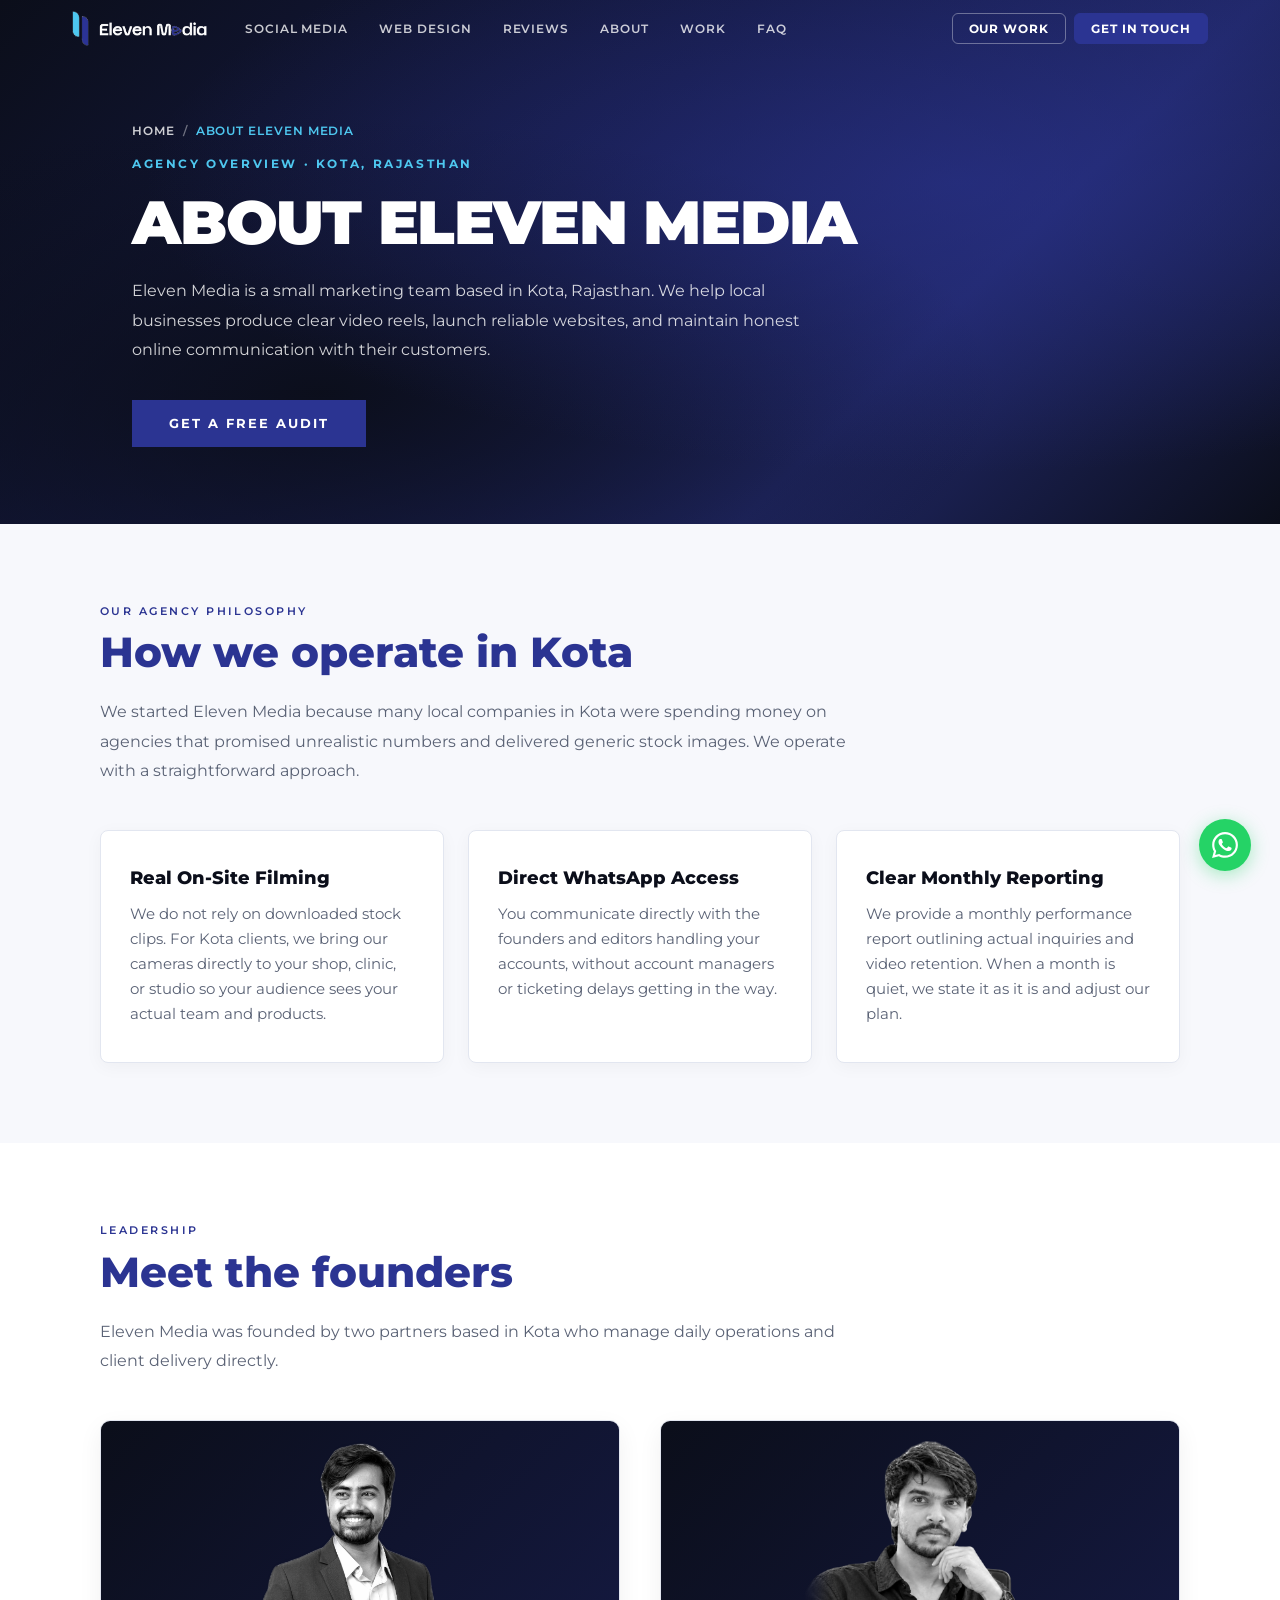
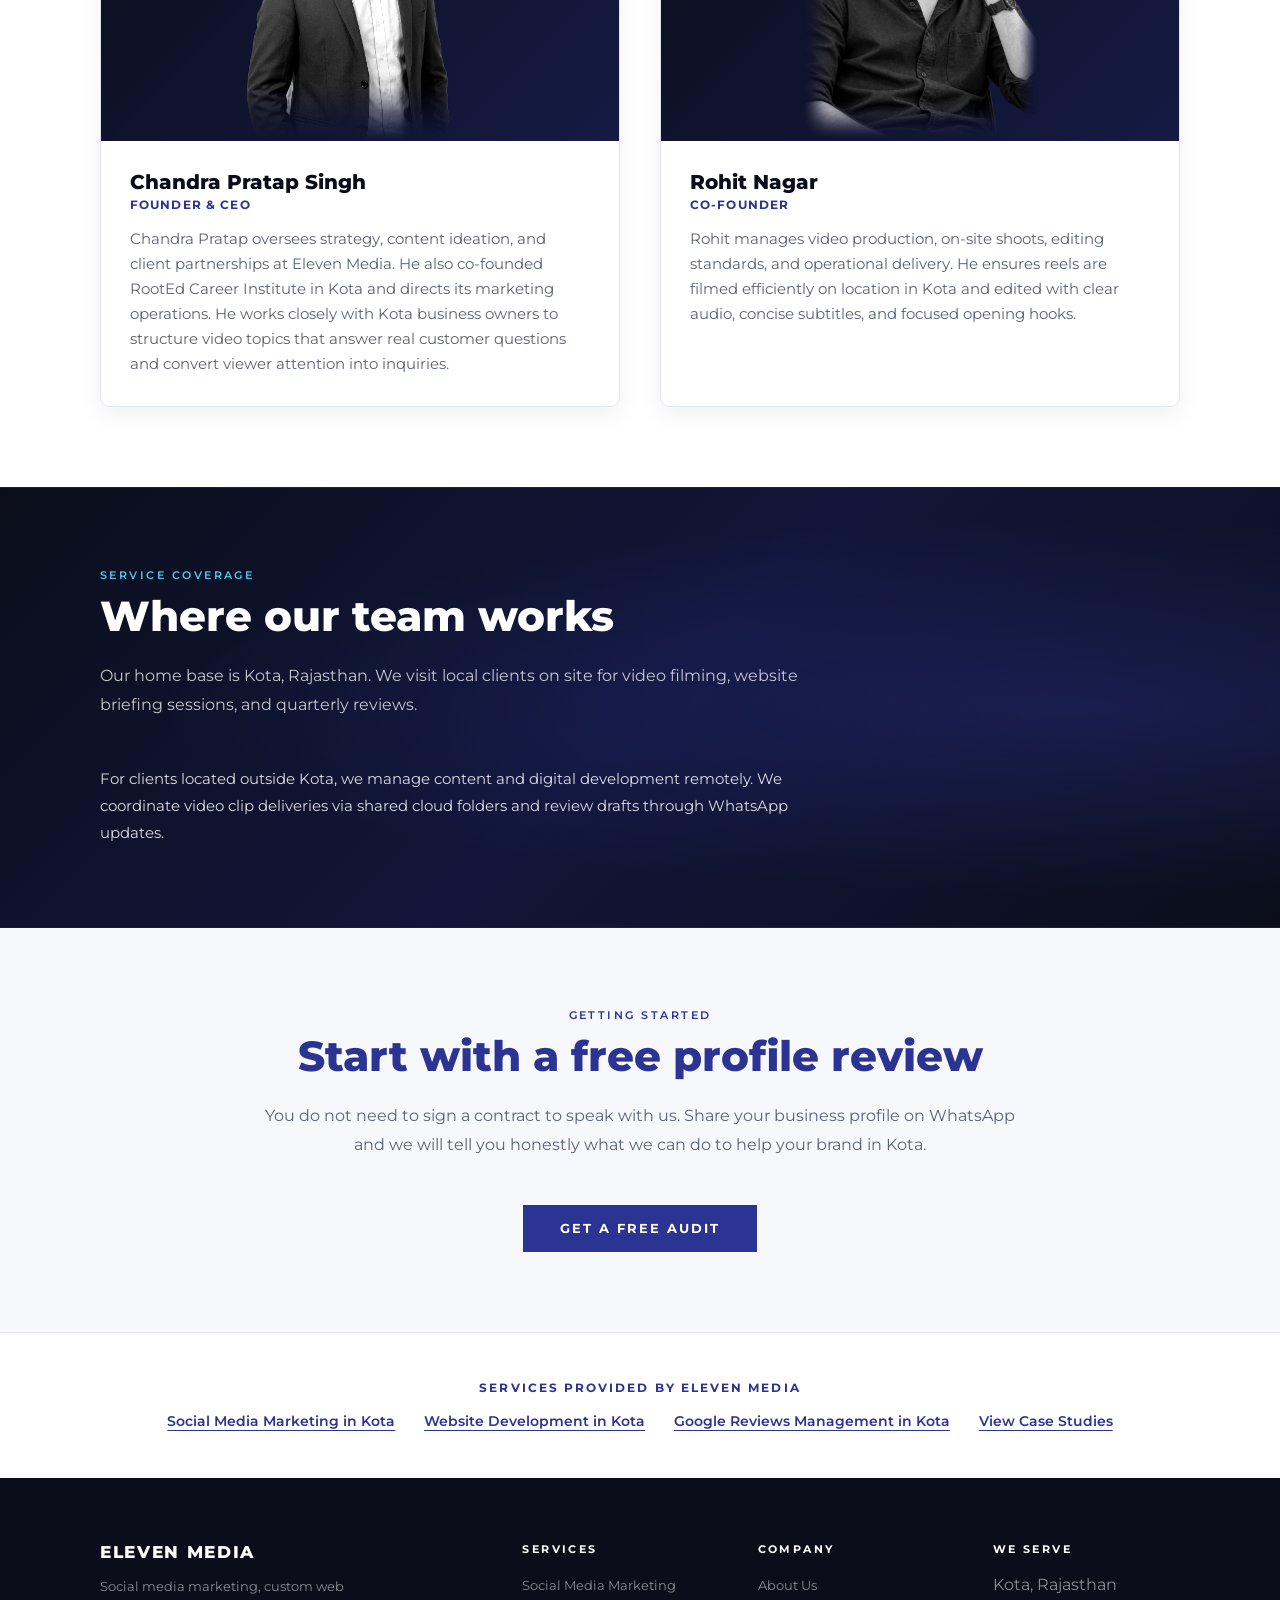
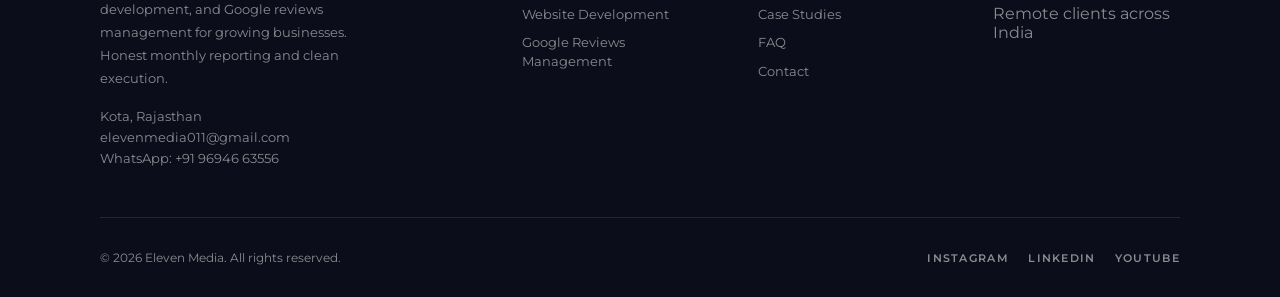
<file: about/index.html>
<!DOCTYPE html>
<html lang="en">

<head>
  <meta charset="UTF-8">
  <meta name="viewport" content="width=device-width, initial-scale=1.0">
  <title>About Eleven Media | Social Media Agency in Kota</title>
  <meta name="description"
    content="Eleven Media is a small Kota team that builds social content and websites and reports results honestly. Meet the founders.">
  <link rel="canonical" href="https://joinelevenmedia.com/about/">

  <!-- Open Graph / Facebook -->
  <meta property="og:type" content="website">
  <meta property="og:url" content="https://joinelevenmedia.com/about/">
  <meta property="og:title" content="About Eleven Media | Social Media Agency in Kota">
  <meta property="og:description"
    content="Eleven Media is a small Kota team that builds social content and websites and reports results honestly. Meet the founders.">
  <meta property="og:image" content="https://joinelevenmedia.com/assets/images/preview_screenshot.png">

  <!-- Twitter -->
  <meta name="twitter:card" content="summary_large_image">
  <meta name="twitter:url" content="https://joinelevenmedia.com/about/">
  <meta name="twitter:title" content="About Eleven Media | Social Media Agency in Kota">
  <meta name="twitter:description"
    content="Eleven Media is a small Kota team that builds social content and websites and reports results honestly. Meet the founders.">
  <meta name="twitter:image" content="https://joinelevenmedia.com/assets/images/preview_screenshot.png">

  <!-- Fonts & Stylesheet -->
  <link rel="preconnect" href="https://fonts.googleapis.com">
  <link rel="preconnect" href="https://fonts.gstatic.com" crossorigin>
  <link
    href="https://fonts.googleapis.com/css2?family=Montserrat:ital,wght@0,300;0,400;0,500;0,600;0,700;0,800;0,900;1,400&display=swap"
    rel="stylesheet">
  <link rel="stylesheet" href="../style.css">

  <!-- JSON-LD Structured Data -->
  <script type="application/ld+json">
  {
    "@context": "https://schema.org",
    "@graph": [
      {
        "@type": "ProfessionalService",
        "@id": "https://joinelevenmedia.com/#agency",
        "name": "Eleven Media",
        "url": "https://joinelevenmedia.com/",
        "logo": "https://joinelevenmedia.com/assets/images/logo.png",
        "image": "https://joinelevenmedia.com/assets/images/preview_screenshot.png",
        "email": "elevenmedia011@gmail.com",
        "telephone": "+919694663556",
        "areaServed": {
          "@type": "AdministrativeArea",
          "name": "Kota, Rajasthan"
        },
        "founder": [
          {
            "@type": "Person",
            "name": "Chandra Pratap Singh",
            "jobTitle": "Founder & CEO"
          },
          {
            "@type": "Person",
            "name": "Rohit Nagar",
            "jobTitle": "Co-Founder"
          }
        ],
        "sameAs": [
          "https://www.instagram.com/eleven.media11/"
        ]
      },
      {
        "@type": "BreadcrumbList",
        "@id": "https://joinelevenmedia.com/about/#breadcrumb",
        "itemListElement": [
          {
            "@type": "ListItem",
            "position": 1,
            "name": "Home",
            "item": "https://joinelevenmedia.com/"
          },
          {
            "@type": "ListItem",
            "position": 2,
            "name": "About Eleven Media",
            "item": "https://joinelevenmedia.com/about/"
          }
        ]
      }
    ]
  }
  </script>
</head>

<body>
  <!-- HEADER -->
  <header class="nav" id="siteHeader">
    <nav class="nav-inner">
      <a href="/" class="nav-logo" aria-label="Eleven Media Homepage">
        <img src="../assets/images/logo.png" alt="Eleven Media Logo" class="nav-logo-img" width="140" height="36" />
      </a>

      <!-- Desktop links -->
      <ul class="nav-links" role="list">
        <li><a href="/social-media-marketing-kota/" class="nav-ghost-link">Social Media</a></li>
        <li><a href="/website-development-kota/" class="nav-ghost-link">Web Design</a></li>
        <li><a href="/google-reviews-management-kota/" class="nav-ghost-link">Reviews</a></li>
        <li><a href="/about/" class="nav-ghost-link" aria-current="page">About</a></li>
        <li><a href="/#work" class="nav-ghost-link">Work</a></li>
        <li><a href="/#faq" class="nav-ghost-link">FAQ</a></li>
      </ul>

      <!-- Desktop CTA buttons -->
      <div class="nav-actions">
        <a href="/#work" class="nav-btn-outline">Our Work</a>
        <a href="https://wa.me/919694663556?text=Hi%20Eleven%20Media,%20I%20would%20like%20to%20talk%20about%20working%20together" class="nav-btn-solid" target="_blank" rel="noopener noreferrer">Get in Touch</a>
      </div>

      <!-- Hamburger (mobile only) -->
      <button class="nav-hamburger" id="navHamburger" onclick="toggleMobileMenu()" aria-label="Toggle menu"
        aria-expanded="false" aria-controls="mobileMenu">
        <span class="ham-line ham-line-1"></span>
        <span class="ham-line ham-line-2"></span>
        <span class="ham-line ham-line-3"></span>
      </button>
    </nav>
  </header>

  <!-- MOBILE MENU PANEL -->
  <div class="mobile-menu" id="mobileMenu" aria-hidden="true">
    <div class="mobile-menu-inner">
      <div class="mobile-menu-links">
        <a href="/social-media-marketing-kota/" class="mobile-menu-link" onclick="closeMobileMenu()">Social Media</a>
        <a href="/website-development-kota/" class="mobile-menu-link" onclick="closeMobileMenu()">Web Design</a>
        <a href="/google-reviews-management-kota/" class="mobile-menu-link" onclick="closeMobileMenu()">Reviews</a>
        <a href="/about/" class="mobile-menu-link" onclick="closeMobileMenu()">About</a>
        <a href="/#work" class="mobile-menu-link" onclick="closeMobileMenu()">Work</a>
        <a href="/#faq" class="mobile-menu-link" onclick="closeMobileMenu()">FAQ</a>
      </div>
      <div class="mobile-menu-ctas">
        <a href="/#work" class="mobile-btn-outline" onclick="closeMobileMenu()">Our Work</a>
        <a href="https://wa.me/919694663556?text=Hi%20Eleven%20Media,%20I%20would%20like%20to%20talk%20about%20working%20together" class="mobile-btn-solid" target="_blank" rel="noopener noreferrer">Get in Touch</a>
      </div>
    </div>
  </div>

  <!-- INNER HERO -->
  <section class="inner-hero">
    <div class="inner-hero-container">
      <nav class="breadcrumbs" aria-label="Breadcrumb">
        <a href="/">Home</a>
        <span class="breadcrumbs-sep" aria-hidden="true">/</span>
        <span class="breadcrumbs-current" aria-current="page">About Eleven Media</span>
      </nav>
      <p class="inner-hero-eyebrow">Agency Overview &middot; Kota, Rajasthan</p>
      <h1 class="inner-hero-title">About Eleven Media</h1>
      <p class="inner-hero-intro">
        Eleven Media is a small marketing team based in Kota, Rajasthan. We help local businesses produce clear video reels, launch reliable websites, and maintain honest online communication with their customers.
      </p>
      <a href="https://wa.me/919694663556?text=Hi%20Eleven%20Media,%20I%20would%20like%20to%20learn%20more%20about%20your%20services" class="hero-cta" target="_blank" rel="noopener noreferrer">Get a Free Audit</a>
    </div>
  </section>

  <!-- WHO WE ARE & HOW WE WORK -->
  <section class="page-section page-section-light">
    <div class="page-container">
      <p class="page-eyebrow">Our Agency Philosophy</p>
      <h2 class="page-heading">How we operate in Kota</h2>
      <p class="page-lead">
        We started Eleven Media because many local companies in Kota were spending money on agencies that promised unrealistic numbers and delivered generic stock images. We operate with a straightforward approach.
      </p>

      <div class="page-grid-3">
        <div class="page-card">
          <h3 class="page-card-title">Real On-Site Filming</h3>
          <p class="page-card-desc">
            We do not rely on downloaded stock clips. For Kota clients, we bring our cameras directly to your shop, clinic, or studio so your audience sees your actual team and products.
          </p>
        </div>
        <div class="page-card">
          <h3 class="page-card-title">Direct WhatsApp Access</h3>
          <p class="page-card-desc">
            You communicate directly with the founders and editors handling your accounts, without account managers or ticketing delays getting in the way.
          </p>
        </div>
        <div class="page-card">
          <h3 class="page-card-title">Clear Monthly Reporting</h3>
          <p class="page-card-desc">
            We provide a monthly performance report outlining actual inquiries and video retention. When a month is quiet, we state it as it is and adjust our plan.
          </p>
        </div>
      </div>
    </div>
  </section>

  <!-- MEET THE FOUNDERS -->
  <section class="page-section page-section-white">
    <div class="page-container">
      <p class="page-eyebrow">Leadership</p>
      <h2 class="page-heading">Meet the founders</h2>
      <p class="page-lead">
        Eleven Media was founded by two partners based in Kota who manage daily operations and client delivery directly.
      </p>

      <div class="founder-grid">
        <div class="founder-profile-card">
          <div class="founder-profile-img-wrap">
            <img src="../assets/founder.png" alt="Chandra Pratap Singh - Founder &amp; CEO, Eleven Media"
              class="founder-profile-img" width="320" height="300" loading="lazy" />
          </div>
          <div class="founder-profile-content">
            <h3 class="founder-profile-name">Chandra Pratap Singh</h3>
            <p class="founder-profile-role">Founder &amp; CEO</p>
            <p class="founder-profile-bio">
              Chandra Pratap oversees strategy, content ideation, and client partnerships at Eleven Media. He also co-founded RootEd Career Institute in Kota and directs its marketing operations. He works closely with Kota business owners to structure video topics that answer real customer questions and convert viewer attention into inquiries.
            </p>
          </div>
        </div>

        <div class="founder-profile-card">
          <div class="founder-profile-img-wrap">
            <img src="../assets/rohit.png" alt="Rohit Nagar - Co-Founder, Eleven Media"
              class="founder-profile-img" width="300" height="300" loading="lazy" />
          </div>
          <div class="founder-profile-content">
            <h3 class="founder-profile-name">Rohit Nagar</h3>
            <p class="founder-profile-role">Co-Founder</p>
            <p class="founder-profile-bio">
              Rohit manages video production, on-site shoots, editing standards, and operational delivery. He ensures reels are filmed efficiently on location in Kota and edited with clear audio, concise subtitles, and focused opening hooks.
            </p>
          </div>
        </div>
      </div>
    </div>
  </section>

  <!-- WHERE WE WORK -->
  <section class="page-section page-section-dark">
    <div class="page-container">
      <p class="page-eyebrow">Service Coverage</p>
      <h2 class="page-heading">Where our team works</h2>
      <p class="page-lead">
        Our home base is Kota, Rajasthan. We visit local clients on site for video filming, website briefing sessions, and quarterly reviews.
      </p>
      <p style="font-size: 0.95rem; line-height: 1.8; color: rgba(255, 255, 255, 0.85); max-width: 720px;">
        For clients located outside Kota, we manage content and digital development remotely. We coordinate video clip deliveries via shared cloud folders and review drafts through WhatsApp updates.
      </p>
    </div>
  </section>

  <!-- HOW TO START -->
  <section class="page-section page-section-light" style="text-align: center;">
    <div class="page-container">
      <p class="page-eyebrow">Getting Started</p>
      <h2 class="page-heading">Start with a free profile review</h2>
      <p class="page-lead" style="margin-left: auto; margin-right: auto;">
        You do not need to sign a contract to speak with us. Share your business profile on WhatsApp and we will tell you honestly what we can do to help your brand in Kota.
      </p>
      <a href="https://wa.me/919694663556?text=Hi%20Chandra%20and%20Rohit,%20I%20would%20like%20a%20free%20audit%20for%20my%20business" class="hero-cta" target="_blank" rel="noopener noreferrer">Get a Free Audit</a>
    </div>
  </section>

  <!-- INTERNAL LINKS BAR -->
  <section class="internal-links-bar" aria-label="Services offered by Eleven Media">
    <div class="page-container">
      <p class="internal-links-label">Services Provided by Eleven Media</p>
      <ul class="internal-links-nav">
        <li><a href="/social-media-marketing-kota/">Social Media Marketing in Kota</a></li>
        <li><a href="/website-development-kota/">Website Development in Kota</a></li>
        <li><a href="/google-reviews-management-kota/">Google Reviews Management in Kota</a></li>
        <li><a href="/#work">View Case Studies</a></li>
      </ul>
    </div>
  </section>

  <!-- FOOTER -->
  <footer>
    <div class="footer-inner">
      <div class="footer-top">
        <div>
          <p class="footer-brand-name">Eleven Media</p>
          <p class="footer-brand-desc">Social media marketing, custom web development, and Google reviews management for growing businesses. Honest monthly reporting and clean execution.</p>
          <p class="footer-address">
            Kota, Rajasthan<br>
            <a href="mailto:elevenmedia011@gmail.com">elevenmedia011@gmail.com</a><br>
            <a href="https://wa.me/919694663556" target="_blank" rel="noopener noreferrer">WhatsApp: +91 96946 63556</a>
          </p>
        </div>
        <div>
          <p class="footer-col-title">Services</p>
          <ul class="footer-links">
            <li><a href="/social-media-marketing-kota/">Social Media Marketing</a></li>
            <li><a href="/website-development-kota/">Website Development</a></li>
            <li><a href="/google-reviews-management-kota/">Google Reviews Management</a></li>
          </ul>
        </div>
        <div>
          <p class="footer-col-title">Company</p>
          <ul class="footer-links">
            <li><a href="/about/">About Us</a></li>
            <li><a href="/#work">Case Studies</a></li>
            <li><a href="/#faq">FAQ</a></li>
            <li><a href="/#contact">Contact</a></li>
          </ul>
        </div>
        <div>
          <p class="footer-col-title">We Serve</p>
          <ul class="footer-links">
            <li>Kota, Rajasthan</li>
            <li>Remote clients across India</li>
          </ul>
        </div>
      </div>
      <div class="footer-bottom">
        <p>&copy; 2026 Eleven Media. All rights reserved.</p>
        <div class="footer-social">
          <a href="https://www.instagram.com/eleven.media11/" target="_blank" rel="noopener noreferrer">Instagram</a>
          <a href="#">LinkedIn</a>
          <a href="#">YouTube</a>
        </div>
      </div>
    </div>
  </footer>

  <!-- FLOATING WHATSAPP -->
  <div class="wa-float">
    <a href="https://wa.me/919694663556" target="_blank" rel="noopener noreferrer" class="wa-btn"
      aria-label="Chat with Eleven Media on WhatsApp">
      <svg width="26" height="26" viewBox="0 0 24 24" fill="currentColor">
        <path
          d="M.057 24l1.687-6.163c-1.041-1.804-1.588-3.849-1.587-5.946.003-6.556 5.338-11.891 11.893-11.891 3.181.001 6.167 1.24 8.413 3.488 2.245 2.248 3.481 5.236 3.48 8.414-.003 6.557-5.338 11.892-11.893 11.892-1.99-.001-3.951-.5-5.688-1.448l-6.305 1.654zm6.597-3.807c1.676.995 3.276 1.591 5.392 1.592 5.448 0 9.886-4.434 9.889-9.885.002-5.462-4.415-9.89-9.881-9.892-5.452 0-9.887 4.434-9.889 9.884-.001 2.225.651 3.891 1.746 5.634l-.999 3.648 3.742-.981zm11.387-5.464c-.074-.124-.272-.198-.57-.347-.297-.149-1.758-.868-2.031-.967-.272-.099-.47-.149-.669.149-.198.297-.768.967-.941 1.165-.173.198-.347.223-.644.074-.297-.149-1.255-.462-2.39-1.475-.883-.788-1.48-1.761-1.653-2.059-.173-.297-.018-.458.13-.606.134-.133.297-.347.446-.521.151-.172.2-.296.3-.495.099-.198.05-.372-.025-.521-.075-.148-.669-1.611-.916-2.206-.242-.579-.487-.501-.669-.51l-.57-.01c-.198 0-.52.074-.792.372s-1.04 1.016-1.04 2.479 1.065 2.876 1.213 3.074c.149.198 2.095 3.2 5.076 4.487.709.306 1.263.489 1.694.626.712.226 1.36.194 1.872.118.571-.085 1.758-.719 2.006-1.413.248-.695.248-1.29.173-1.414z" />
      </svg>
    </a>
  </div>

  <script>
    (function () {
      var header = document.getElementById('siteHeader');
      function onScroll() {
        if (window.scrollY > 10) {
          header.classList.add('scrolled');
        } else {
          header.classList.remove('scrolled');
        }
      }
      window.addEventListener('scroll', onScroll, { passive: true });
      onScroll();
    })();

    var _menuOpen = false;
    function toggleMobileMenu() {
      _menuOpen ? closeMobileMenu() : openMobileMenu();
    }
    function openMobileMenu() {
      _menuOpen = true;
      var menu = document.getElementById('mobileMenu');
      var btn = document.getElementById('navHamburger');
      menu.classList.add('open');
      btn.classList.add('is-open');
      btn.setAttribute('aria-expanded', 'true');
      menu.setAttribute('aria-hidden', 'false');
      document.body.style.overflow = 'hidden';
    }
    function closeMobileMenu() {
      _menuOpen = false;
      var menu = document.getElementById('mobileMenu');
      var btn = document.getElementById('navHamburger');
      menu.classList.remove('open');
      btn.classList.remove('is-open');
      btn.setAttribute('aria-expanded', 'false');
      menu.setAttribute('aria-hidden', 'true');
      document.body.style.overflow = '';
    }
    document.addEventListener('keydown', function (e) {
      if (e.key === 'Escape' && _menuOpen) closeMobileMenu();
    });
  </script>
</body>

</html>
</file>
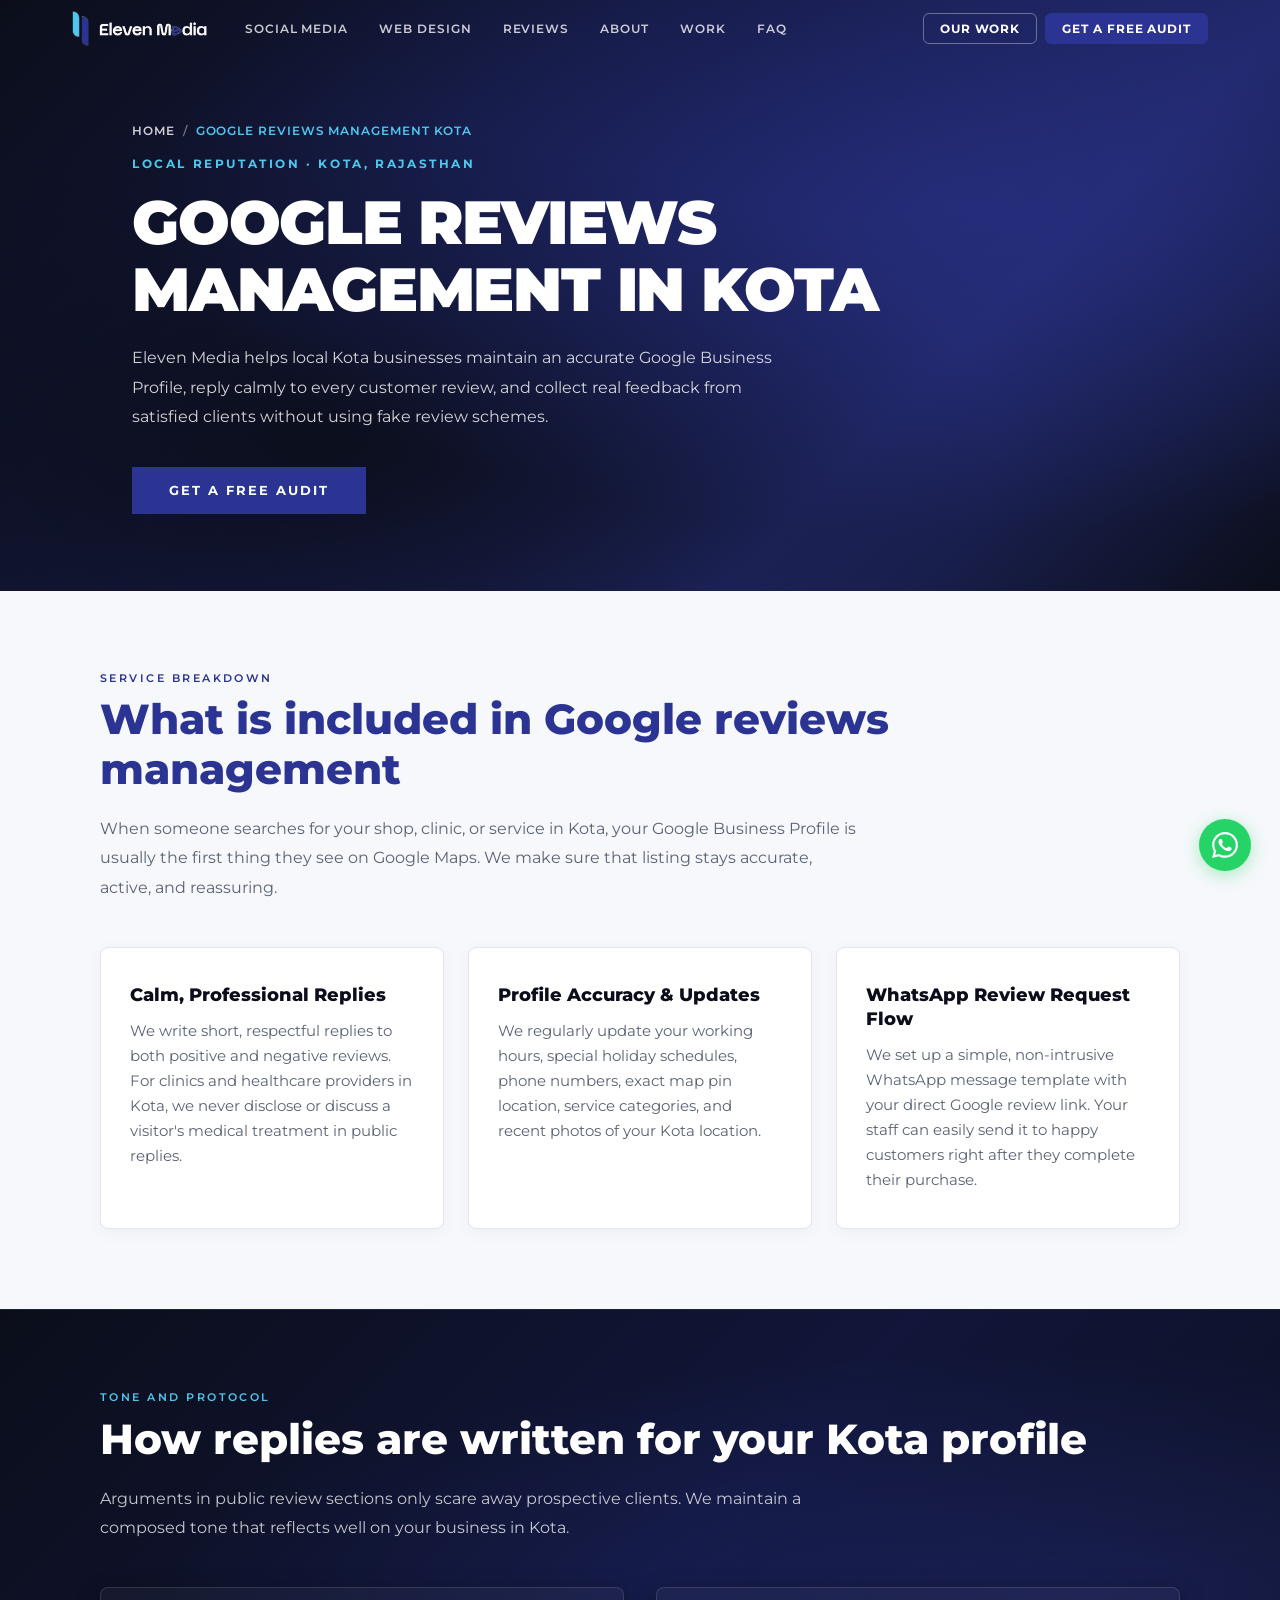
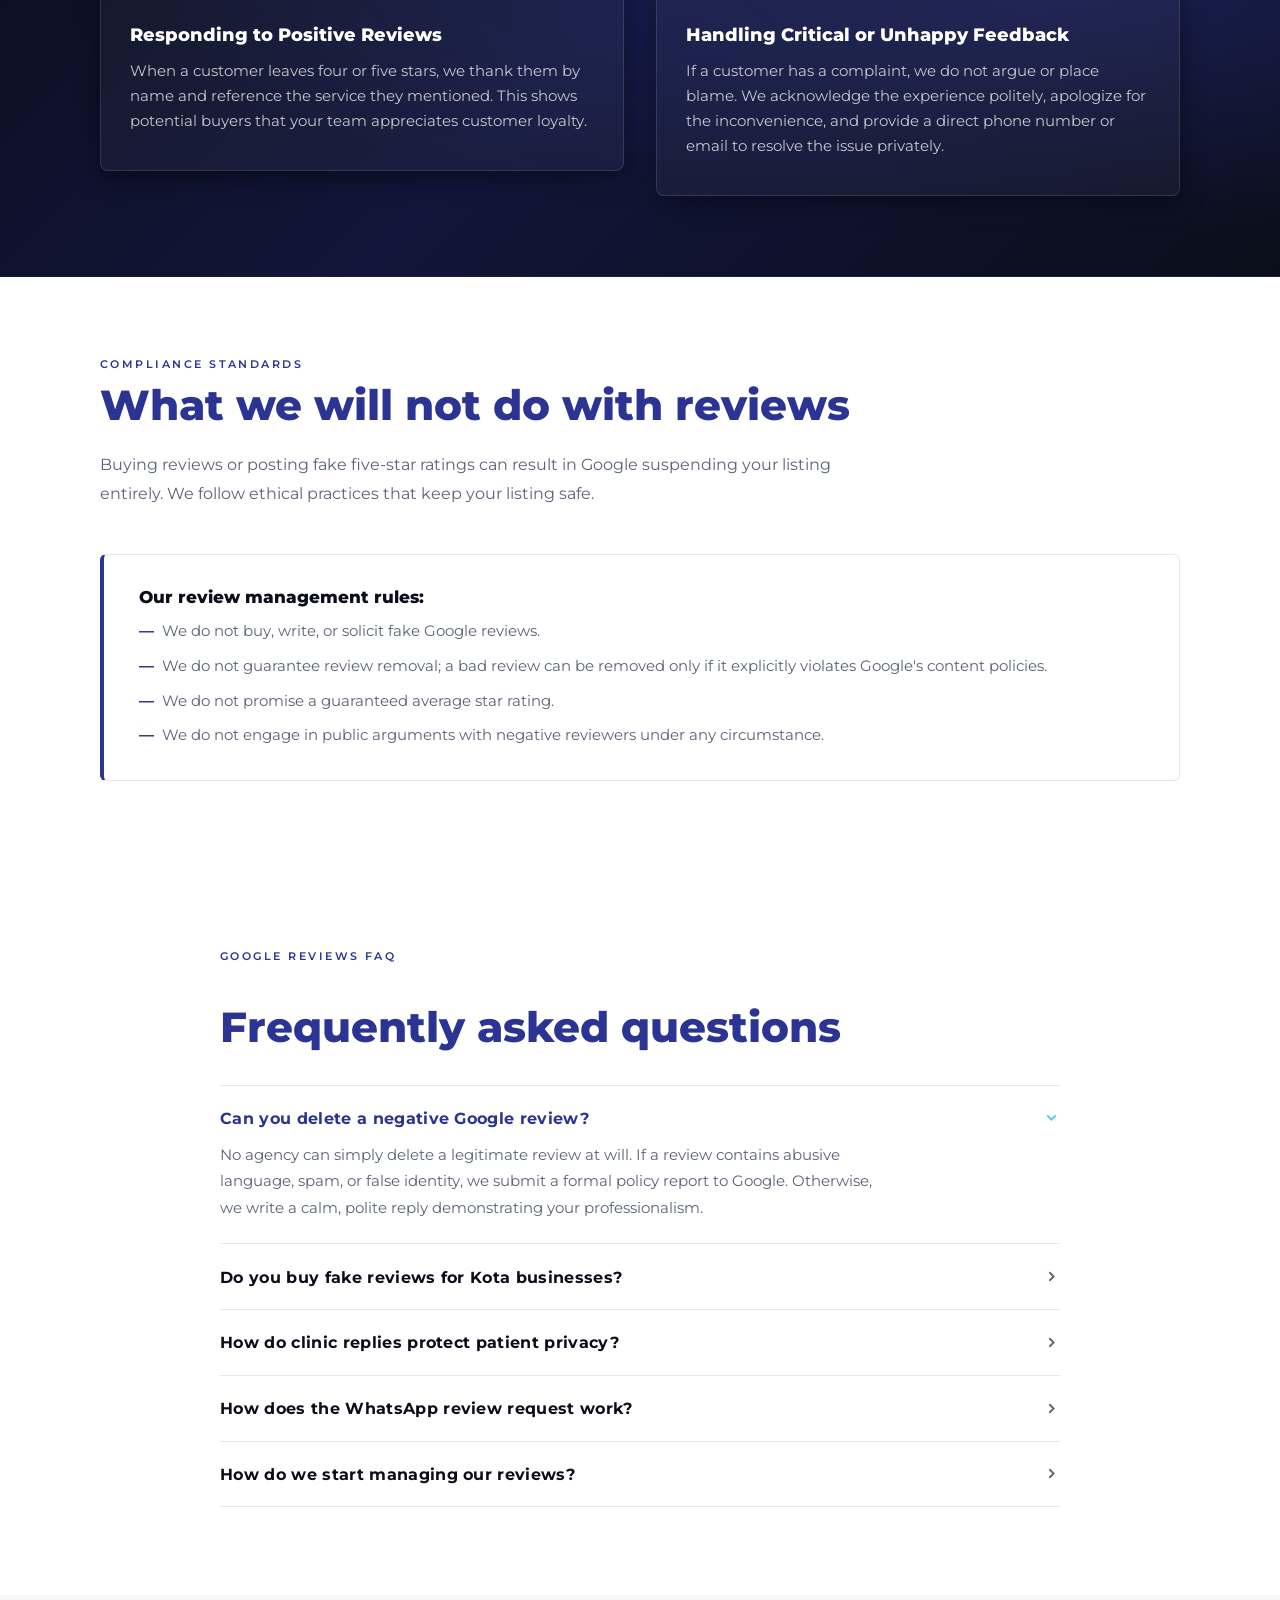
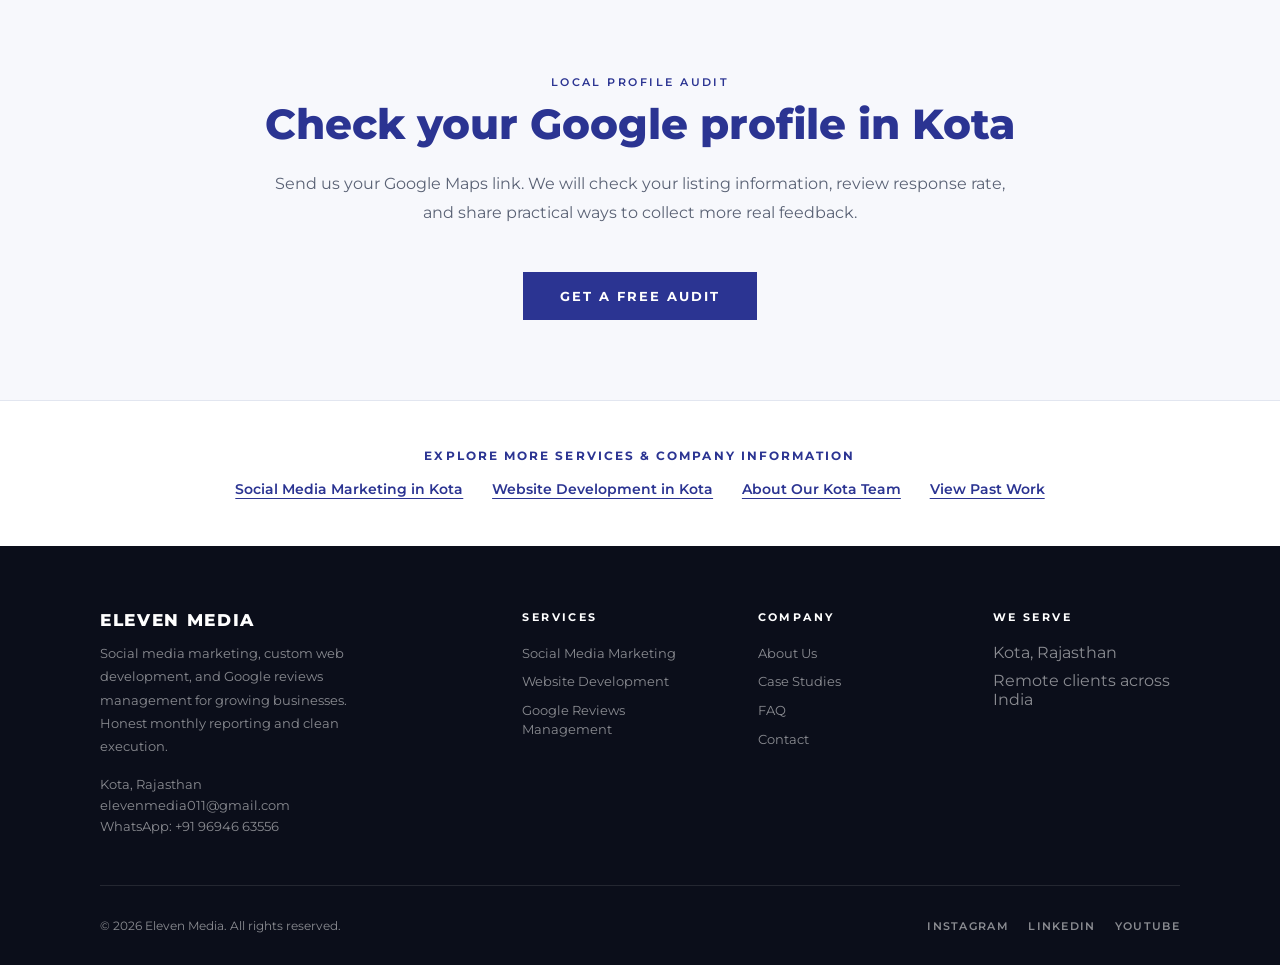
<file: google-reviews-management-kota/index.html>
<!DOCTYPE html>
<html lang="en">

<head>
  <meta charset="UTF-8">
  <meta name="viewport" content="width=device-width, initial-scale=1.0">
  <title>Google Reviews Management in Kota | Eleven Media</title>
  <meta name="description"
    content="Reply to every Google review, fix your Business Profile and ask real customers for reviews. Kota-based Eleven Media.">
  <link rel="canonical" href="https://joinelevenmedia.com/google-reviews-management-kota/">

  <!-- Open Graph / Facebook -->
  <meta property="og:type" content="website">
  <meta property="og:url" content="https://joinelevenmedia.com/google-reviews-management-kota/">
  <meta property="og:title" content="Google Reviews Management in Kota | Eleven Media">
  <meta property="og:description"
    content="Reply to every Google review, fix your Business Profile and ask real customers for reviews. Kota-based Eleven Media.">
  <meta property="og:image" content="https://joinelevenmedia.com/assets/images/preview_screenshot.png">

  <!-- Twitter -->
  <meta name="twitter:card" content="summary_large_image">
  <meta name="twitter:url" content="https://joinelevenmedia.com/google-reviews-management-kota/">
  <meta name="twitter:title" content="Google Reviews Management in Kota | Eleven Media">
  <meta name="twitter:description"
    content="Reply to every Google review, fix your Business Profile and ask real customers for reviews. Kota-based Eleven Media.">
  <meta name="twitter:image" content="https://joinelevenmedia.com/assets/images/preview_screenshot.png">

  <!-- Fonts & Stylesheet -->
  <link rel="preconnect" href="https://fonts.googleapis.com">
  <link rel="preconnect" href="https://fonts.gstatic.com" crossorigin>
  <link
    href="https://fonts.googleapis.com/css2?family=Montserrat:ital,wght@0,300;0,400;0,500;0,600;0,700;0,800;0,900;1,400&display=swap"
    rel="stylesheet">
  <link rel="stylesheet" href="../style.css">

  <!-- JSON-LD Structured Data (Strictly NO Review or AggregateRating markup) -->
  <script type="application/ld+json">
  {
    "@context": "https://schema.org",
    "@graph": [
      {
        "@type": "ProfessionalService",
        "@id": "https://joinelevenmedia.com/#agency",
        "name": "Eleven Media",
        "url": "https://joinelevenmedia.com/",
        "logo": "https://joinelevenmedia.com/assets/images/logo.png",
        "image": "https://joinelevenmedia.com/assets/images/preview_screenshot.png",
        "email": "elevenmedia011@gmail.com",
        "telephone": "+919694663556",
        "areaServed": {
          "@type": "AdministrativeArea",
          "name": "Kota, Rajasthan"
        },
        "founder": [
          {
            "@type": "Person",
            "name": "Chandra Pratap Singh",
            "jobTitle": "Founder & CEO"
          },
          {
            "@type": "Person",
            "name": "Rohit Nagar",
            "jobTitle": "Co-Founder"
          }
        ],
        "sameAs": [
          "https://www.instagram.com/eleven.media11/"
        ]
      },
      {
        "@type": "Service",
        "@id": "https://joinelevenmedia.com/google-reviews-management-kota/#service",
        "name": "Google Reviews Management in Kota",
        "serviceType": "Reputation Management",
        "provider": {
          "@id": "https://joinelevenmedia.com/#agency"
        },
        "areaServed": {
          "@type": "AdministrativeArea",
          "name": "Kota, Rajasthan"
        },
        "description": "Google Business Profile optimization, calm review response drafting, and ethical customer review request workflows for Kota businesses."
      },
      {
        "@type": "BreadcrumbList",
        "@id": "https://joinelevenmedia.com/google-reviews-management-kota/#breadcrumb",
        "itemListElement": [
          {
            "@type": "ListItem",
            "position": 1,
            "name": "Home",
            "item": "https://joinelevenmedia.com/"
          },
          {
            "@type": "ListItem",
            "position": 2,
            "name": "Google Reviews Management in Kota",
            "item": "https://joinelevenmedia.com/google-reviews-management-kota/"
          }
        ]
      },
      {
        "@type": "FAQPage",
        "@id": "https://joinelevenmedia.com/google-reviews-management-kota/#faq",
        "mainEntity": [
          {
            "@type": "Question",
            "name": "Can you delete a negative Google review for my business in Kota?",
            "acceptedAnswer": {
              "@type": "Answer",
              "text": "A negative review can only be removed by Google if it clearly violates Google's prohibited content policies, such as hate speech or conflict of interest. If a review is simply critical, we write a calm, polite response that shows future customers you care."
            }
          },
          {
            "@type": "Question",
            "name": "Do you write or buy fake five-star reviews?",
            "acceptedAnswer": {
              "@type": "Answer",
              "text": "No. We never buy or write fake reviews. Doing so violates Google's terms and risks having your profile suspended. We help you collect genuine feedback from your actual customers."
            }
          },
          {
            "@type": "Question",
            "name": "How do you handle reviews for medical clinics?",
            "acceptedAnswer": {
              "@type": "Answer",
              "text": "For clinics in Kota, we never confirm or discuss patient visit details or treatment notes publicly. We post short, respectful replies inviting the person to discuss their concern privately with the clinic manager."
            }
          },
          {
            "@type": "Question",
            "name": "How do we ask customers for reviews using WhatsApp?",
            "acceptedAnswer": {
              "@type": "Answer",
              "text": "We provide a polite, pre-tested WhatsApp message template containing your direct Google review link. Your staff can send this message after completing a service or delivery."
            }
          },
          {
            "@type": "Question",
            "name": "What profile details do you keep updated?",
            "acceptedAnswer": {
              "@type": "Answer",
              "text": "We monitor and update your business operating hours, holiday closures, contact phone numbers, service list, category selections, and recent storefront photos."
            }
          }
        ]
      }
    ]
  }
  </script>
</head>

<body>
  <!-- HEADER -->
  <header class="nav" id="siteHeader">
    <nav class="nav-inner">
      <a href="/" class="nav-logo" aria-label="Eleven Media Homepage">
        <img src="../assets/images/logo.png" alt="Eleven Media Logo" class="nav-logo-img" width="140" height="36" />
      </a>

      <!-- Desktop links -->
      <ul class="nav-links" role="list">
        <li><a href="/social-media-marketing-kota/" class="nav-ghost-link">Social Media</a></li>
        <li><a href="/website-development-kota/" class="nav-ghost-link">Web Design</a></li>
        <li><a href="/google-reviews-management-kota/" class="nav-ghost-link" aria-current="page">Reviews</a></li>
        <li><a href="/about/" class="nav-ghost-link">About</a></li>
        <li><a href="/#work" class="nav-ghost-link">Work</a></li>
        <li><a href="/#faq" class="nav-ghost-link">FAQ</a></li>
      </ul>

      <!-- Desktop CTA buttons -->
      <div class="nav-actions">
        <a href="/#work" class="nav-btn-outline">Our Work</a>
        <a href="https://wa.me/919694663556?text=Hi%20Eleven%20Media,%20I%20would%20like%20a%20Google%20Business%20Profile%20audit" class="nav-btn-solid" target="_blank" rel="noopener noreferrer">Get a Free Audit</a>
      </div>

      <!-- Hamburger (mobile only) -->
      <button class="nav-hamburger" id="navHamburger" onclick="toggleMobileMenu()" aria-label="Toggle menu"
        aria-expanded="false" aria-controls="mobileMenu">
        <span class="ham-line ham-line-1"></span>
        <span class="ham-line ham-line-2"></span>
        <span class="ham-line ham-line-3"></span>
      </button>
    </nav>
  </header>

  <!-- MOBILE MENU PANEL -->
  <div class="mobile-menu" id="mobileMenu" aria-hidden="true">
    <div class="mobile-menu-inner">
      <div class="mobile-menu-links">
        <a href="/social-media-marketing-kota/" class="mobile-menu-link" onclick="closeMobileMenu()">Social Media</a>
        <a href="/website-development-kota/" class="mobile-menu-link" onclick="closeMobileMenu()">Web Design</a>
        <a href="/google-reviews-management-kota/" class="mobile-menu-link" onclick="closeMobileMenu()">Reviews</a>
        <a href="/about/" class="mobile-menu-link" onclick="closeMobileMenu()">About</a>
        <a href="/#work" class="mobile-menu-link" onclick="closeMobileMenu()">Work</a>
        <a href="/#faq" class="mobile-menu-link" onclick="closeMobileMenu()">FAQ</a>
      </div>
      <div class="mobile-menu-ctas">
        <a href="/#work" class="mobile-btn-outline" onclick="closeMobileMenu()">Our Work</a>
        <a href="https://wa.me/919694663556?text=Hi%20Eleven%20Media,%20I%20would%20like%20a%20Google%20Business%20Profile%20audit" class="mobile-btn-solid" target="_blank" rel="noopener noreferrer">Get a Free Audit</a>
      </div>
    </div>
  </div>

  <!-- INNER HERO -->
  <section class="inner-hero">
    <div class="inner-hero-container">
      <nav class="breadcrumbs" aria-label="Breadcrumb">
        <a href="/">Home</a>
        <span class="breadcrumbs-sep" aria-hidden="true">/</span>
        <span class="breadcrumbs-current" aria-current="page">Google Reviews Management Kota</span>
      </nav>
      <p class="inner-hero-eyebrow">Local Reputation &middot; Kota, Rajasthan</p>
      <h1 class="inner-hero-title">Google Reviews Management in Kota</h1>
      <p class="inner-hero-intro">
        Eleven Media helps local Kota businesses maintain an accurate Google Business Profile, reply calmly to every customer review, and collect real feedback from satisfied clients without using fake review schemes.
      </p>
      <a href="https://wa.me/919694663556?text=Hi%20Eleven%20Media,%20I%20want%20to%20audit%20my%20Google%20Business%20Profile%20in%20Kota" class="hero-cta" target="_blank" rel="noopener noreferrer">Get a Free Audit</a>
    </div>
  </section>

  <!-- WHAT IS INCLUDED -->
  <section class="page-section page-section-light">
    <div class="page-container">
      <p class="page-eyebrow">Service Breakdown</p>
      <h2 class="page-heading">What is included in Google reviews management</h2>
      <p class="page-lead">
        When someone searches for your shop, clinic, or service in Kota, your Google Business Profile is usually the first thing they see on Google Maps. We make sure that listing stays accurate, active, and reassuring.
      </p>

      <div class="page-grid-3">
        <div class="page-card">
          <h3 class="page-card-title">Calm, Professional Replies</h3>
          <p class="page-card-desc">
            We write short, respectful replies to both positive and negative reviews. For clinics and healthcare providers in Kota, we never disclose or discuss a visitor's medical treatment in public replies.
          </p>
        </div>
        <div class="page-card">
          <h3 class="page-card-title">Profile Accuracy &amp; Updates</h3>
          <p class="page-card-desc">
            We regularly update your working hours, special holiday schedules, phone numbers, exact map pin location, service categories, and recent photos of your Kota location.
          </p>
        </div>
        <div class="page-card">
          <h3 class="page-card-title">WhatsApp Review Request Flow</h3>
          <p class="page-card-desc">
            We set up a simple, non-intrusive WhatsApp message template with your direct Google review link. Your staff can easily send it to happy customers right after they complete their purchase.
          </p>
        </div>
      </div>
    </div>
  </section>

  <!-- HOW REPLIES ARE WRITTEN -->
  <section class="page-section page-section-dark">
    <div class="page-container">
      <p class="page-eyebrow">Tone and Protocol</p>
      <h2 class="page-heading">How replies are written for your Kota profile</h2>
      <p class="page-lead">
        Arguments in public review sections only scare away prospective clients. We maintain a composed tone that reflects well on your business in Kota.
      </p>

      <div class="page-grid-2">
        <div class="page-card page-card-dark">
          <h3 class="page-card-title">Responding to Positive Reviews</h3>
          <p class="page-card-desc">
            When a customer leaves four or five stars, we thank them by name and reference the service they mentioned. This shows potential buyers that your team appreciates customer loyalty.
          </p>
        </div>
        <div class="page-card page-card-dark">
          <h3 class="page-card-title">Handling Critical or Unhappy Feedback</h3>
          <p class="page-card-desc">
            If a customer has a complaint, we do not argue or place blame. We acknowledge the experience politely, apologize for the inconvenience, and provide a direct phone number or email to resolve the issue privately.
          </p>
        </div>
      </div>
    </div>
  </section>

  <!-- WHAT WE WILL NOT DO -->
  <section class="page-section page-section-white">
    <div class="page-container">
      <p class="page-eyebrow">Compliance Standards</p>
      <h2 class="page-heading">What we will not do with reviews</h2>
      <p class="page-lead">
        Buying reviews or posting fake five-star ratings can result in Google suspending your listing entirely. We follow ethical practices that keep your listing safe.
      </p>

      <div class="boundary-box">
        <p class="boundary-box-title">Our review management rules:</p>
        <ul class="boundary-list">
          <li>We do not buy, write, or solicit fake Google reviews.</li>
          <li>We do not guarantee review removal; a bad review can be removed only if it explicitly violates Google's content policies.</li>
          <li>We do not promise a guaranteed average star rating.</li>
          <li>We do not engage in public arguments with negative reviewers under any circumstance.</li>
        </ul>
      </div>
    </div>
  </section>

  <!-- 
  ======================================================================
  CASE STUDY TEMPLATE (For future reputation management work)
  Challenge: [Outdated profile hours and unaddressed reviews for Kota business]
  Approach:  [Profile cleanup + WhatsApp review request process]
  Result:    [Accurate map listing and 15+ real customer reviews added]
  ======================================================================
  -->

  <!-- VISIBLE FAQ -->
  <section class="faq" id="faq">
    <div class="faq-inner">
      <p class="faq-eyebrow">Google Reviews FAQ</p>
      <h2 class="page-heading" style="color: var(--brand-primary); margin-bottom: 2rem;">Frequently asked questions</h2>

      <div class="faq-item open">
        <div class="faq-q" onclick="toggleFaq(this)">
          Can you delete a negative Google review?
          <svg class="faq-arrow" viewBox="0 0 24 24" fill="none" stroke="currentColor" stroke-width="2.5">
            <path d="M9 18l6-6-6-6" />
          </svg>
        </div>
        <p class="faq-a">
          No agency can simply delete a legitimate review at will. If a review contains abusive language, spam, or false identity, we submit a formal policy report to Google. Otherwise, we write a calm, polite reply demonstrating your professionalism.
        </p>
      </div>

      <div class="faq-item">
        <div class="faq-q" onclick="toggleFaq(this)">
          Do you buy fake reviews for Kota businesses?
          <svg class="faq-arrow" viewBox="0 0 24 24" fill="none" stroke="currentColor" stroke-width="2.5">
            <path d="M9 18l6-6-6-6" />
          </svg>
        </div>
        <p class="faq-a">
          No. Google monitors review patterns closely. Buying reviews often leads to account suspension or losing your placement in local Kota search results. We only assist in collecting feedback from real customers.
        </p>
      </div>

      <div class="faq-item">
        <div class="faq-q" onclick="toggleFaq(this)">
          How do clinic replies protect patient privacy?
          <svg class="faq-arrow" viewBox="0 0 24 24" fill="none" stroke="currentColor" stroke-width="2.5">
            <path d="M9 18l6-6-6-6" />
          </svg>
        </div>
        <p class="faq-a">
          For clinics and doctors in Kota, our replies never confirm whether the person visited the clinic or what diagnosis they received. We keep responses generic and invite the reviewer to contact the administrative desk directly.
        </p>
      </div>

      <div class="faq-item">
        <div class="faq-q" onclick="toggleFaq(this)">
          How does the WhatsApp review request work?
          <svg class="faq-arrow" viewBox="0 0 24 24" fill="none" stroke="currentColor" stroke-width="2.5">
            <path d="M9 18l6-6-6-6" />
          </svg>
        </div>
        <p class="faq-a">
          We draft a polite, short message in English or Hindi that includes a one-click review link. When your customer opens the link on their mobile device, it opens Google Maps straight to the five-star rating box.
        </p>
      </div>

      <div class="faq-item">
        <div class="faq-q" onclick="toggleFaq(this)">
          How do we start managing our reviews?
          <svg class="faq-arrow" viewBox="0 0 24 24" fill="none" stroke="currentColor" stroke-width="2.5">
            <path d="M9 18l6-6-6-6" />
          </svg>
        </div>
        <p class="faq-a">
          Share your business name and Google Maps listing link on WhatsApp. We will look over your current reviews and send a brief note on what we can improve.
        </p>
      </div>
    </div>
  </section>

  <!-- CALL TO ACTION STRIP -->
  <section class="page-section page-section-light" style="text-align: center;">
    <div class="page-container">
      <p class="page-eyebrow">Local Profile Audit</p>
      <h2 class="page-heading">Check your Google profile in Kota</h2>
      <p class="page-lead" style="margin-left: auto; margin-right: auto;">
        Send us your Google Maps link. We will check your listing information, review response rate, and share practical ways to collect more real feedback.
      </p>
      <a href="https://wa.me/919694663556?text=Hi%20Eleven%20Media,%20please%20check%20my%20Google%20Business%20Profile%20in%20Kota" class="hero-cta" target="_blank" rel="noopener noreferrer">Get a Free Audit</a>
    </div>
  </section>

  <!-- INTERNAL LINKS BAR -->
  <section class="internal-links-bar" aria-label="Other services by Eleven Media">
    <div class="page-container">
      <p class="internal-links-label">Explore More Services &amp; Company Information</p>
      <ul class="internal-links-nav">
        <li><a href="/social-media-marketing-kota/">Social Media Marketing in Kota</a></li>
        <li><a href="/website-development-kota/">Website Development in Kota</a></li>
        <li><a href="/about/">About Our Kota Team</a></li>
        <li><a href="/#work">View Past Work</a></li>
      </ul>
    </div>
  </section>

  <!-- FOOTER -->
  <footer>
    <div class="footer-inner">
      <div class="footer-top">
        <div>
          <p class="footer-brand-name">Eleven Media</p>
          <p class="footer-brand-desc">Social media marketing, custom web development, and Google reviews management for growing businesses. Honest monthly reporting and clean execution.</p>
          <p class="footer-address">
            Kota, Rajasthan<br>
            <a href="mailto:elevenmedia011@gmail.com">elevenmedia011@gmail.com</a><br>
            <a href="https://wa.me/919694663556" target="_blank" rel="noopener noreferrer">WhatsApp: +91 96946 63556</a>
          </p>
        </div>
        <div>
          <p class="footer-col-title">Services</p>
          <ul class="footer-links">
            <li><a href="/social-media-marketing-kota/">Social Media Marketing</a></li>
            <li><a href="/website-development-kota/">Website Development</a></li>
            <li><a href="/google-reviews-management-kota/">Google Reviews Management</a></li>
          </ul>
        </div>
        <div>
          <p class="footer-col-title">Company</p>
          <ul class="footer-links">
            <li><a href="/about/">About Us</a></li>
            <li><a href="/#work">Case Studies</a></li>
            <li><a href="/#faq">FAQ</a></li>
            <li><a href="/#contact">Contact</a></li>
          </ul>
        </div>
        <div>
          <p class="footer-col-title">We Serve</p>
          <ul class="footer-links">
            <li>Kota, Rajasthan</li>
            <li>Remote clients across India</li>
          </ul>
        </div>
      </div>
      <div class="footer-bottom">
        <p>&copy; 2026 Eleven Media. All rights reserved.</p>
        <div class="footer-social">
          <a href="https://www.instagram.com/eleven.media11/" target="_blank" rel="noopener noreferrer">Instagram</a>
          <a href="#">LinkedIn</a>
          <a href="#">YouTube</a>
        </div>
      </div>
    </div>
  </footer>

  <!-- FLOATING WHATSAPP -->
  <div class="wa-float">
    <a href="https://wa.me/919694663556" target="_blank" rel="noopener noreferrer" class="wa-btn"
      aria-label="Chat with Eleven Media on WhatsApp">
      <svg width="26" height="26" viewBox="0 0 24 24" fill="currentColor">
        <path
          d="M.057 24l1.687-6.163c-1.041-1.804-1.588-3.849-1.587-5.946.003-6.556 5.338-11.891 11.893-11.891 3.181.001 6.167 1.24 8.413 3.488 2.245 2.248 3.481 5.236 3.48 8.414-.003 6.557-5.338 11.892-11.893 11.892-1.99-.001-3.951-.5-5.688-1.448l-6.305 1.654zm6.597-3.807c1.676.995 3.276 1.591 5.392 1.592 5.448 0 9.886-4.434 9.889-9.885.002-5.462-4.415-9.89-9.881-9.892-5.452 0-9.887 4.434-9.889 9.884-.001 2.225.651 3.891 1.746 5.634l-.999 3.648 3.742-.981zm11.387-5.464c-.074-.124-.272-.198-.57-.347-.297-.149-1.758-.868-2.031-.967-.272-.099-.47-.149-.669.149-.198.297-.768.967-.941 1.165-.173.198-.347.223-.644.074-.297-.149-1.255-.462-2.39-1.475-.883-.788-1.48-1.761-1.653-2.059-.173-.297-.018-.458.13-.606.134-.133.297-.347.446-.521.151-.172.2-.296.3-.495.099-.198.05-.372-.025-.521-.075-.148-.669-1.611-.916-2.206-.242-.579-.487-.501-.669-.51l-.57-.01c-.198 0-.52.074-.792.372s-1.04 1.016-1.04 2.479 1.065 2.876 1.213 3.074c.149.198 2.095 3.2 5.076 4.487.709.306 1.263.489 1.694.626.712.226 1.36.194 1.872.118.571-.085 1.758-.719 2.006-1.413.248-.695.248-1.29.173-1.414z" />
      </svg>
    </a>
  </div>

  <script>
    (function () {
      var header = document.getElementById('siteHeader');
      function onScroll() {
        if (window.scrollY > 10) {
          header.classList.add('scrolled');
        } else {
          header.classList.remove('scrolled');
        }
      }
      window.addEventListener('scroll', onScroll, { passive: true });
      onScroll();
    })();

    var _menuOpen = false;
    function toggleMobileMenu() {
      _menuOpen ? closeMobileMenu() : openMobileMenu();
    }
    function openMobileMenu() {
      _menuOpen = true;
      var menu = document.getElementById('mobileMenu');
      var btn = document.getElementById('navHamburger');
      menu.classList.add('open');
      btn.classList.add('is-open');
      btn.setAttribute('aria-expanded', 'true');
      menu.setAttribute('aria-hidden', 'false');
      document.body.style.overflow = 'hidden';
    }
    function closeMobileMenu() {
      _menuOpen = false;
      var menu = document.getElementById('mobileMenu');
      var btn = document.getElementById('navHamburger');
      menu.classList.remove('open');
      btn.classList.remove('is-open');
      btn.setAttribute('aria-expanded', 'false');
      menu.setAttribute('aria-hidden', 'true');
      document.body.style.overflow = '';
    }
    document.addEventListener('keydown', function (e) {
      if (e.key === 'Escape' && _menuOpen) closeMobileMenu();
    });

    function toggleFaq(el) {
      var item = el.closest('.faq-item');
      var isOpen = item.classList.contains('open');
      document.querySelectorAll('.faq-item').forEach(function (i) { i.classList.remove('open'); });
      if (!isOpen) item.classList.add('open');
    }
  </script>
</body>

</html>
</file>
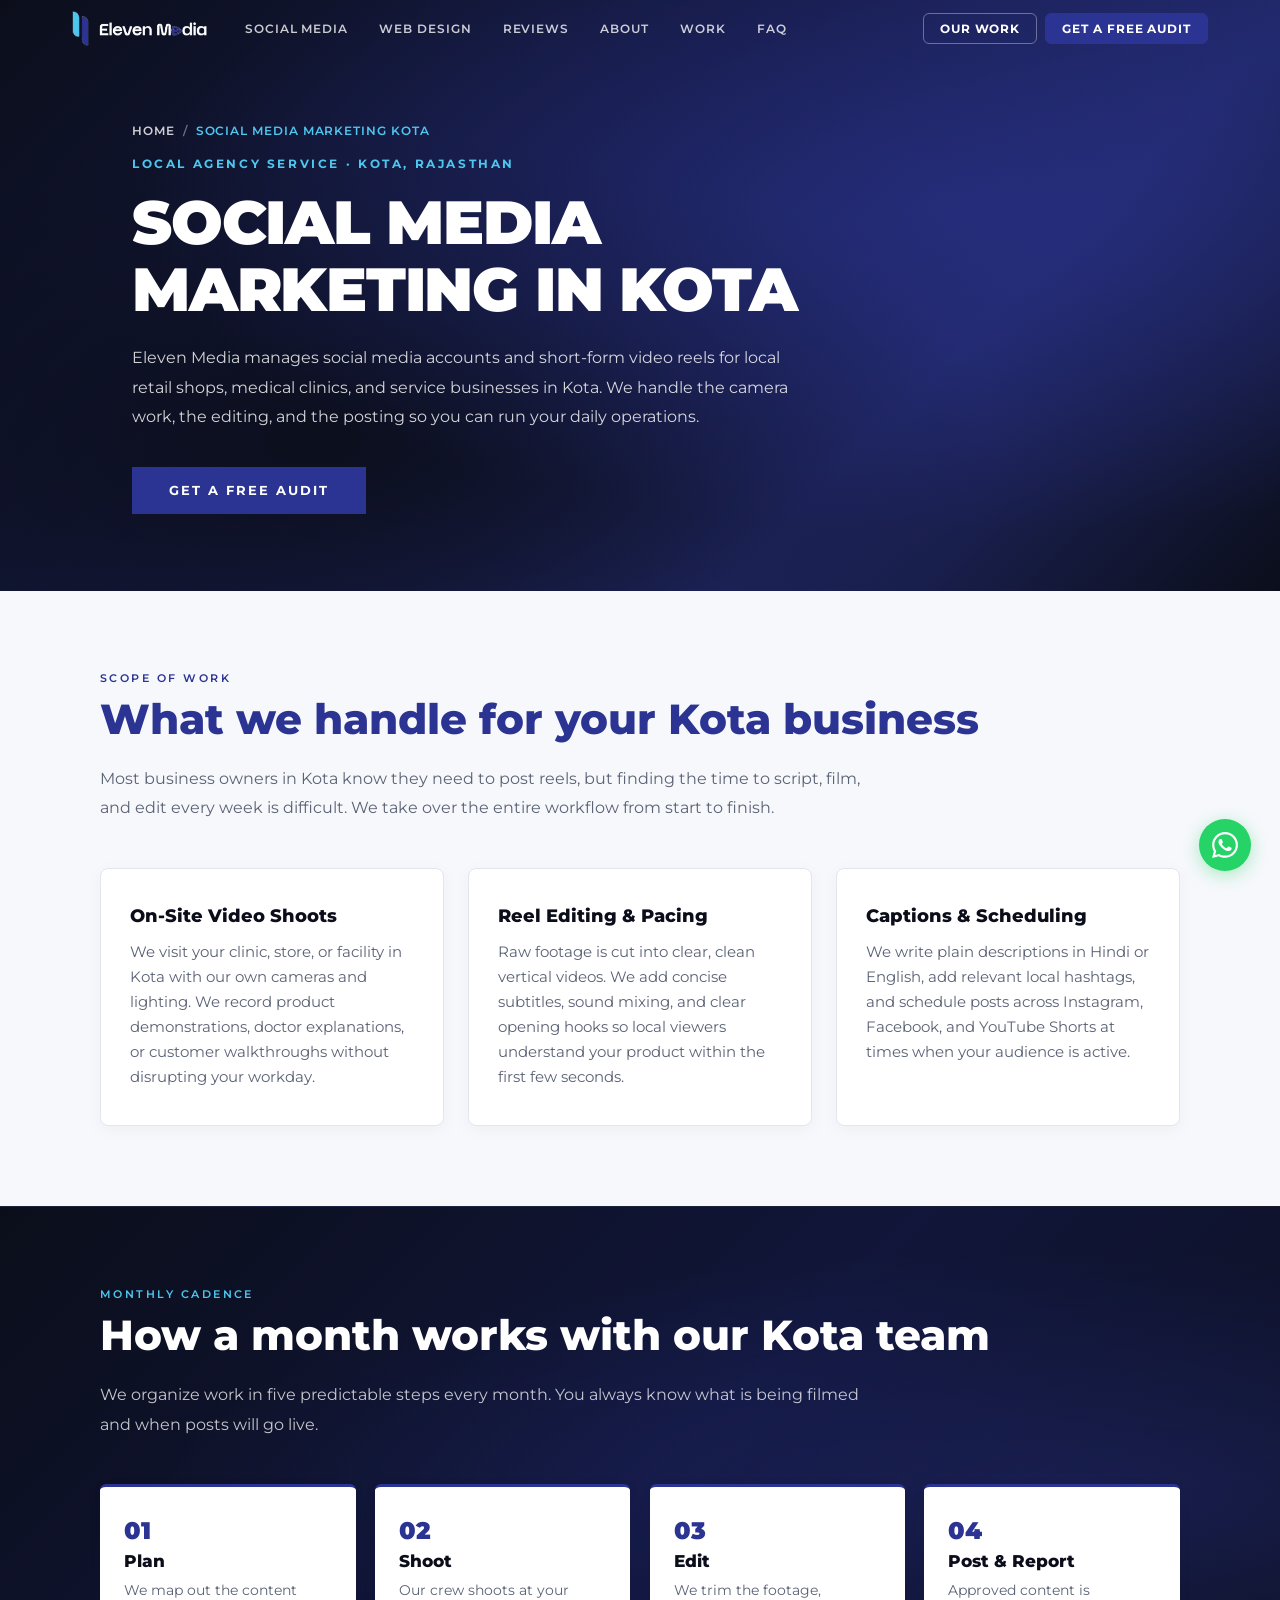
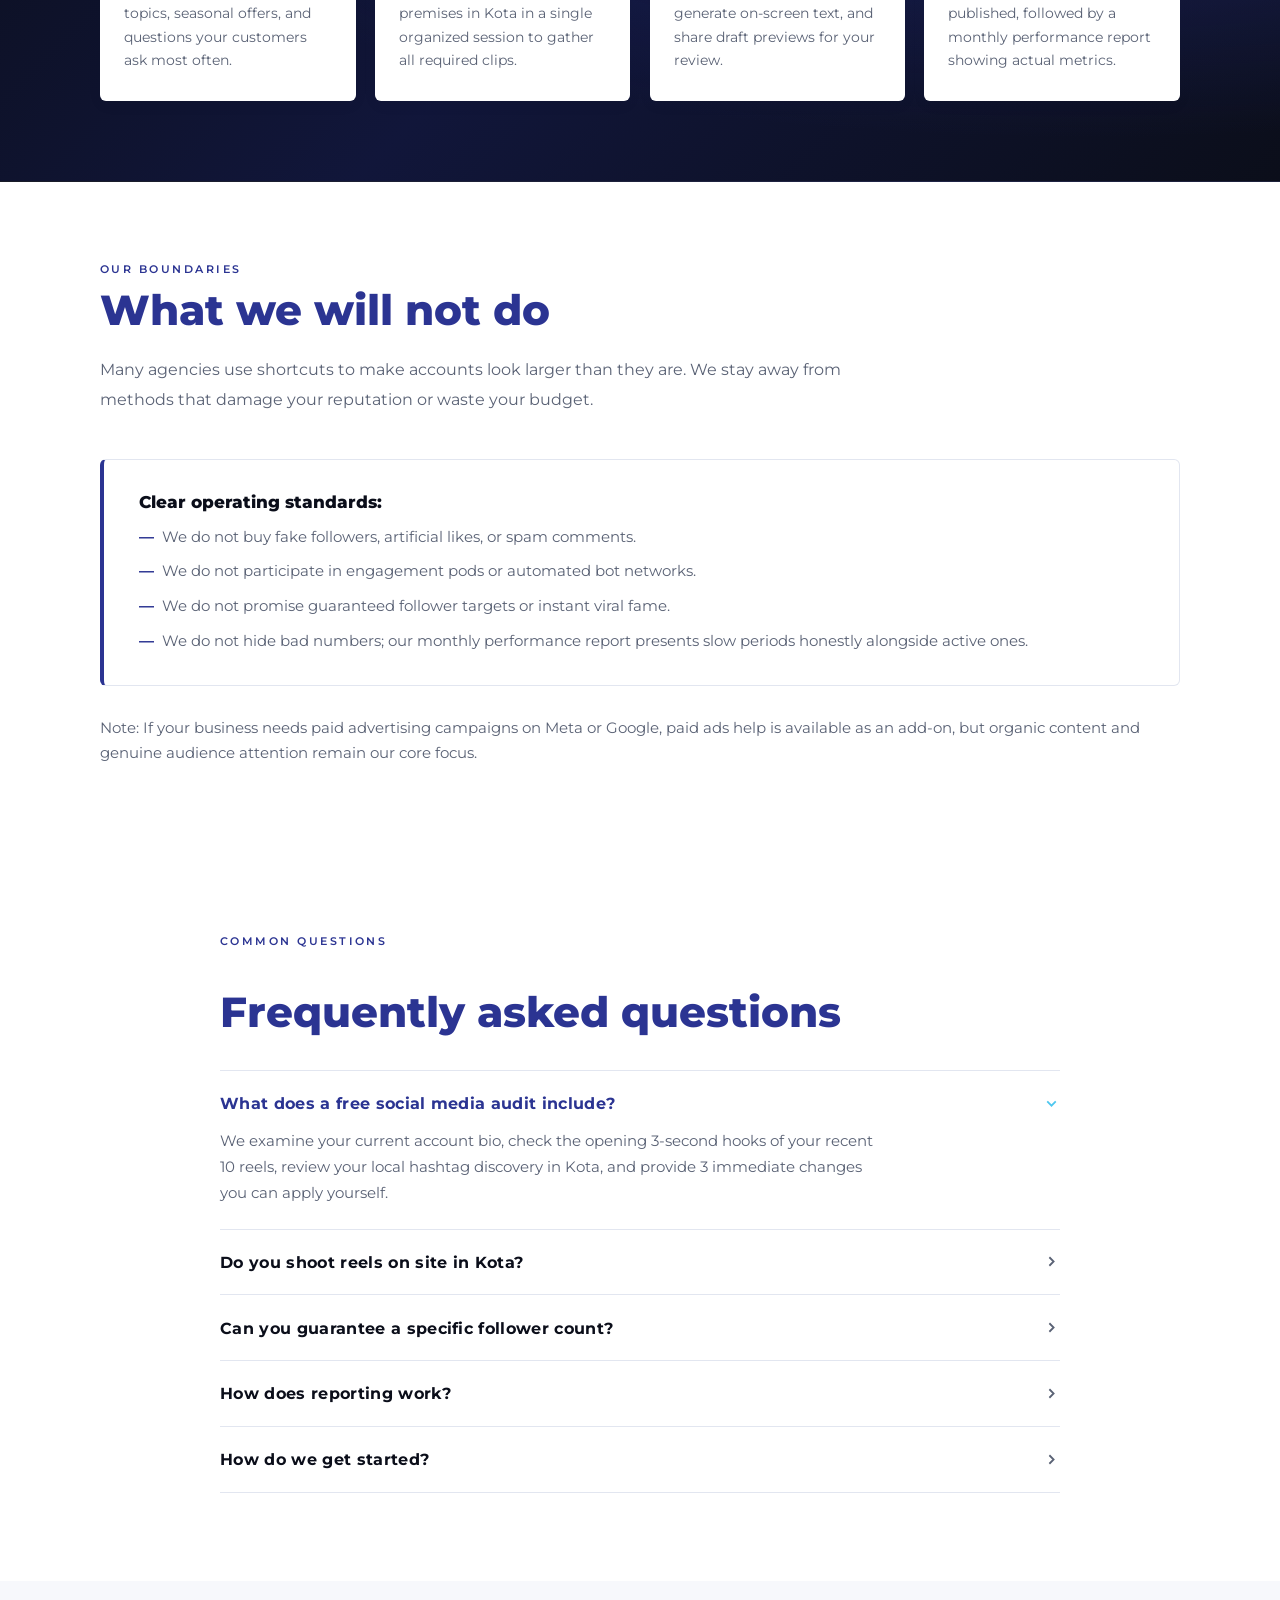
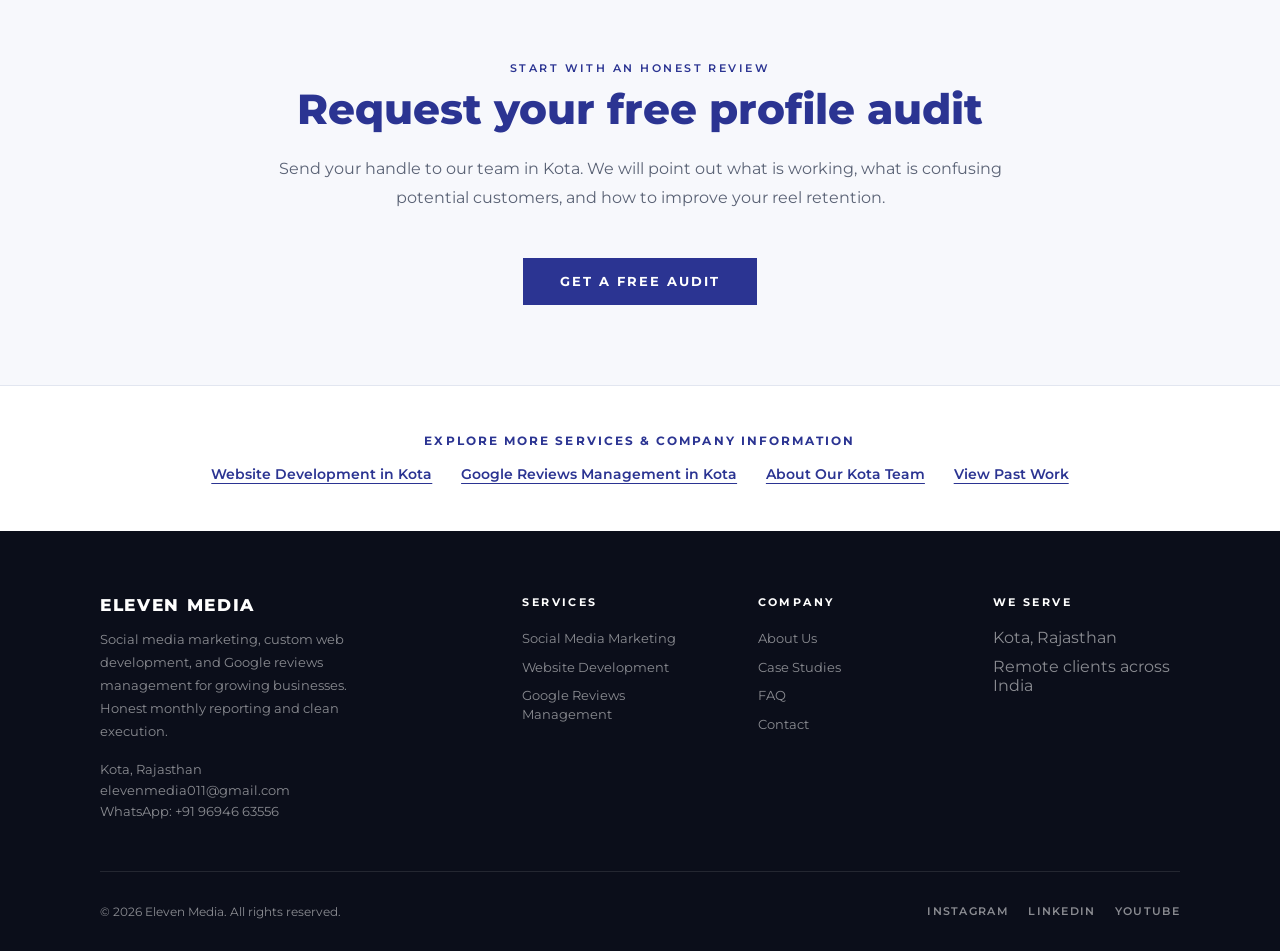
<file: social-media-marketing-kota/index.html>
<!DOCTYPE html>
<html lang="en">

<head>
  <meta charset="UTF-8">
  <meta name="viewport" content="width=device-width, initial-scale=1.0">
  <title>Social Media Marketing in Kota | Eleven Media</title>
  <meta name="description"
    content="Social media management and reels for Kota businesses. Honest monthly reporting, no bots. Get a free profile audit from Eleven Media.">
  <link rel="canonical" href="https://joinelevenmedia.com/social-media-marketing-kota/">

  <!-- Open Graph / Facebook -->
  <meta property="og:type" content="website">
  <meta property="og:url" content="https://joinelevenmedia.com/social-media-marketing-kota/">
  <meta property="og:title" content="Social Media Marketing in Kota | Eleven Media">
  <meta property="og:description"
    content="Social media management and reels for Kota businesses. Honest monthly reporting, no bots. Get a free profile audit from Eleven Media.">
  <meta property="og:image" content="https://joinelevenmedia.com/assets/images/preview_screenshot.png">

  <!-- Twitter -->
  <meta name="twitter:card" content="summary_large_image">
  <meta name="twitter:url" content="https://joinelevenmedia.com/social-media-marketing-kota/">
  <meta name="twitter:title" content="Social Media Marketing in Kota | Eleven Media">
  <meta name="twitter:description"
    content="Social media management and reels for Kota businesses. Honest monthly reporting, no bots. Get a free profile audit from Eleven Media.">
  <meta name="twitter:image" content="https://joinelevenmedia.com/assets/images/preview_screenshot.png">

  <!-- Fonts & Stylesheet -->
  <link rel="preconnect" href="https://fonts.googleapis.com">
  <link rel="preconnect" href="https://fonts.gstatic.com" crossorigin>
  <link
    href="https://fonts.googleapis.com/css2?family=Montserrat:ital,wght@0,300;0,400;0,500;0,600;0,700;0,800;0,900;1,400&display=swap"
    rel="stylesheet">
  <link rel="stylesheet" href="../style.css">

  <!-- JSON-LD Structured Data -->
  <script type="application/ld+json">
  {
    "@context": "https://schema.org",
    "@graph": [
      {
        "@type": "ProfessionalService",
        "@id": "https://joinelevenmedia.com/#agency",
        "name": "Eleven Media",
        "url": "https://joinelevenmedia.com/",
        "logo": "https://joinelevenmedia.com/assets/images/logo.png",
        "image": "https://joinelevenmedia.com/assets/images/preview_screenshot.png",
        "email": "elevenmedia011@gmail.com",
        "telephone": "+919694663556",
        "areaServed": {
          "@type": "AdministrativeArea",
          "name": "Kota, Rajasthan"
        },
        "founder": [
          {
            "@type": "Person",
            "name": "Chandra Pratap Singh",
            "jobTitle": "Founder & CEO"
          },
          {
            "@type": "Person",
            "name": "Rohit Nagar",
            "jobTitle": "Co-Founder"
          }
        ],
        "sameAs": [
          "https://www.instagram.com/eleven.media11/"
        ]
      },
      {
        "@type": "Service",
        "@id": "https://joinelevenmedia.com/social-media-marketing-kota/#service",
        "name": "Social Media Marketing in Kota",
        "serviceType": "Social Media Management",
        "provider": {
          "@id": "https://joinelevenmedia.com/#agency"
        },
        "areaServed": {
          "@type": "AdministrativeArea",
          "name": "Kota, Rajasthan"
        },
        "description": "Social media management, short-form reels production, and honest monthly reporting for businesses in Kota, Rajasthan."
      },
      {
        "@type": "BreadcrumbList",
        "@id": "https://joinelevenmedia.com/social-media-marketing-kota/#breadcrumb",
        "itemListElement": [
          {
            "@type": "ListItem",
            "position": 1,
            "name": "Home",
            "item": "https://joinelevenmedia.com/"
          },
          {
            "@type": "ListItem",
            "position": 2,
            "name": "Social Media Marketing in Kota",
            "item": "https://joinelevenmedia.com/social-media-marketing-kota/"
          }
        ]
      },
      {
        "@type": "FAQPage",
        "@id": "https://joinelevenmedia.com/social-media-marketing-kota/#faq",
        "mainEntity": [
          {
            "@type": "Question",
            "name": "What does a free social media audit include?",
            "acceptedAnswer": {
              "@type": "Answer",
              "text": "We review your profile bio, analyze the opening 3-second hooks on your top 10 reels, check your discovery reach, and share 3 practical changes your business can implement immediately."
            }
          },
          {
            "@type": "Question",
            "name": "Do you shoot reels on site in Kota?",
            "acceptedAnswer": {
              "@type": "Answer",
              "text": "Yes. For our Kota clients, our team visits your shop, clinic, or workspace to record original video footage and photos. Clients located elsewhere work with us remotely."
            }
          },
          {
            "@type": "Question",
            "name": "Can you guarantee follower growth or viral views?",
            "acceptedAnswer": {
              "@type": "Answer",
              "text": "No. We never guarantee numbers or viral reach. We build clean, relevant content that attracts genuine local buyers in Kota, and we never buy followers or use engagement pods."
            }
          },
          {
            "@type": "Question",
            "name": "How does reporting work each month?",
            "acceptedAnswer": {
              "@type": "Answer",
              "text": "You receive a monthly performance report outlining actual inquiries, engagement, and reach. If a month is slow, we show the numbers as they are and explain our planned adjustments."
            }
          },
          {
            "@type": "Question",
            "name": "Do you also run paid social ads?",
            "acceptedAnswer": {
              "@type": "Answer",
              "text": "Paid ads help is available as an optional add-on for campaigns, but organic content management and video reels remain our main focus."
            }
          }
        ]
      }
    ]
  }
  </script>
</head>

<body>
  <!-- HEADER -->
  <header class="nav" id="siteHeader">
    <nav class="nav-inner">
      <a href="/" class="nav-logo" aria-label="Eleven Media Homepage">
        <img src="../assets/images/logo.png" alt="Eleven Media Logo" class="nav-logo-img" width="140" height="36" />
      </a>

      <!-- Desktop links -->
      <ul class="nav-links" role="list">
        <li><a href="/social-media-marketing-kota/" class="nav-ghost-link" aria-current="page">Social Media</a></li>
        <li><a href="/website-development-kota/" class="nav-ghost-link">Web Design</a></li>
        <li><a href="/google-reviews-management-kota/" class="nav-ghost-link">Reviews</a></li>
        <li><a href="/about/" class="nav-ghost-link">About</a></li>
        <li><a href="/#work" class="nav-ghost-link">Work</a></li>
        <li><a href="/#faq" class="nav-ghost-link">FAQ</a></li>
      </ul>

      <!-- Desktop CTA buttons -->
      <div class="nav-actions">
        <a href="/#work" class="nav-btn-outline">Our Work</a>
        <a href="https://wa.me/919694663556?text=Hi%20Eleven%20Media,%20I%20would%20like%20a%20free%20social%20media%20audit" class="nav-btn-solid" target="_blank" rel="noopener noreferrer">Get a Free Audit</a>
      </div>

      <!-- Hamburger (mobile only) -->
      <button class="nav-hamburger" id="navHamburger" onclick="toggleMobileMenu()" aria-label="Toggle menu"
        aria-expanded="false" aria-controls="mobileMenu">
        <span class="ham-line ham-line-1"></span>
        <span class="ham-line ham-line-2"></span>
        <span class="ham-line ham-line-3"></span>
      </button>
    </nav>
  </header>

  <!-- MOBILE MENU PANEL -->
  <div class="mobile-menu" id="mobileMenu" aria-hidden="true">
    <div class="mobile-menu-inner">
      <div class="mobile-menu-links">
        <a href="/social-media-marketing-kota/" class="mobile-menu-link" onclick="closeMobileMenu()">Social Media</a>
        <a href="/website-development-kota/" class="mobile-menu-link" onclick="closeMobileMenu()">Web Design</a>
        <a href="/google-reviews-management-kota/" class="mobile-menu-link" onclick="closeMobileMenu()">Reviews</a>
        <a href="/about/" class="mobile-menu-link" onclick="closeMobileMenu()">About</a>
        <a href="/#work" class="mobile-menu-link" onclick="closeMobileMenu()">Work</a>
        <a href="/#faq" class="mobile-menu-link" onclick="closeMobileMenu()">FAQ</a>
      </div>
      <div class="mobile-menu-ctas">
        <a href="/#work" class="mobile-btn-outline" onclick="closeMobileMenu()">Our Work</a>
        <a href="https://wa.me/919694663556?text=Hi%20Eleven%20Media,%20I%20would%20like%20a%20free%20social%20media%20audit" class="mobile-btn-solid" target="_blank" rel="noopener noreferrer">Get a Free Audit</a>
      </div>
    </div>
  </div>

  <!-- INNER HERO -->
  <section class="inner-hero">
    <div class="inner-hero-container">
      <nav class="breadcrumbs" aria-label="Breadcrumb">
        <a href="/">Home</a>
        <span class="breadcrumbs-sep" aria-hidden="true">/</span>
        <span class="breadcrumbs-current" aria-current="page">Social Media Marketing Kota</span>
      </nav>
      <p class="inner-hero-eyebrow">Local Agency Service &middot; Kota, Rajasthan</p>
      <h1 class="inner-hero-title">Social Media Marketing in Kota</h1>
      <p class="inner-hero-intro">
        Eleven Media manages social media accounts and short-form video reels for local retail shops, medical clinics, and service businesses in Kota. We handle the camera work, the editing, and the posting so you can run your daily operations.
      </p>
      <a href="https://wa.me/919694663556?text=Hi%20Eleven%20Media,%20I%20would%20like%20a%20free%20audit%20for%20my%20social%20media%20account" class="hero-cta" target="_blank" rel="noopener noreferrer">Get a Free Audit</a>
    </div>
  </section>

  <!-- WHAT WE HANDLE -->
  <section class="page-section page-section-light">
    <div class="page-container">
      <p class="page-eyebrow">Scope of Work</p>
      <h2 class="page-heading">What we handle for your Kota business</h2>
      <p class="page-lead">
        Most business owners in Kota know they need to post reels, but finding the time to script, film, and edit every week is difficult. We take over the entire workflow from start to finish.
      </p>

      <div class="page-grid-3">
        <div class="page-card">
          <h3 class="page-card-title">On-Site Video Shoots</h3>
          <p class="page-card-desc">
            We visit your clinic, store, or facility in Kota with our own cameras and lighting. We record product demonstrations, doctor explanations, or customer walkthroughs without disrupting your workday.
          </p>
        </div>
        <div class="page-card">
          <h3 class="page-card-title">Reel Editing &amp; Pacing</h3>
          <p class="page-card-desc">
            Raw footage is cut into clear, clean vertical videos. We add concise subtitles, sound mixing, and clear opening hooks so local viewers understand your product within the first few seconds.
          </p>
        </div>
        <div class="page-card">
          <h3 class="page-card-title">Captions &amp; Scheduling</h3>
          <p class="page-card-desc">
            We write plain descriptions in Hindi or English, add relevant local hashtags, and schedule posts across Instagram, Facebook, and YouTube Shorts at times when your audience is active.
          </p>
        </div>
      </div>
    </div>
  </section>

  <!-- HOW A MONTH WORKS -->
  <section class="page-section page-section-dark">
    <div class="page-container">
      <p class="page-eyebrow">Monthly Cadence</p>
      <h2 class="page-heading">How a month works with our Kota team</h2>
      <p class="page-lead">
        We organize work in five predictable steps every month. You always know what is being filmed and when posts will go live.
      </p>

      <div class="page-grid-4">
        <div class="step-item">
          <p class="step-num">01</p>
          <h3 class="step-name">Plan</h3>
          <p class="step-text">We map out the content topics, seasonal offers, and questions your customers ask most often.</p>
        </div>
        <div class="step-item">
          <p class="step-num">02</p>
          <h3 class="step-name">Shoot</h3>
          <p class="step-text">Our crew shoots at your premises in Kota in a single organized session to gather all required clips.</p>
        </div>
        <div class="step-item">
          <p class="step-num">03</p>
          <h3 class="step-name">Edit</h3>
          <p class="step-text">We trim the footage, generate on-screen text, and share draft previews for your review.</p>
        </div>
        <div class="step-item">
          <p class="step-num">04</p>
          <h3 class="step-name">Post &amp; Report</h3>
          <p class="step-text">Approved content is published, followed by a monthly performance report showing actual metrics.</p>
        </div>
      </div>
    </div>
  </section>

  <!-- WHAT WE DO NOT DO -->
  <section class="page-section page-section-white">
    <div class="page-container">
      <p class="page-eyebrow">Our Boundaries</p>
      <h2 class="page-heading">What we will not do</h2>
      <p class="page-lead">
        Many agencies use shortcuts to make accounts look larger than they are. We stay away from methods that damage your reputation or waste your budget.
      </p>

      <div class="boundary-box">
        <p class="boundary-box-title">Clear operating standards:</p>
        <ul class="boundary-list">
          <li>We do not buy fake followers, artificial likes, or spam comments.</li>
          <li>We do not participate in engagement pods or automated bot networks.</li>
          <li>We do not promise guaranteed follower targets or instant viral fame.</li>
          <li>We do not hide bad numbers; our monthly performance report presents slow periods honestly alongside active ones.</li>
        </ul>
      </div>

      <p style="margin-top: 1.8rem; font-size: 0.94rem; color: var(--mid-gray); line-height: 1.7;">
        Note: If your business needs paid advertising campaigns on Meta or Google, paid ads help is available as an add-on, but organic content and genuine audience attention remain our core focus.
      </p>
    </div>
  </section>

  <!-- 
  ======================================================================
  CASE STUDY TEMPLATE (For future client publishing)
  Challenge: [Client business challenge in Kota]
  Approach:  [Content schedule, video shoot approach, audience focus]
  Result:    [Inquiries, monthly retention, organic discovery]
  ======================================================================
  -->

  <!-- VISIBLE FAQ -->
  <section class="faq" id="faq">
    <div class="faq-inner">
      <p class="faq-eyebrow">Common Questions</p>
      <h2 class="page-heading" style="color: var(--brand-primary); margin-bottom: 2rem;">Frequently asked questions</h2>

      <div class="faq-item open">
        <div class="faq-q" onclick="toggleFaq(this)">
          What does a free social media audit include?
          <svg class="faq-arrow" viewBox="0 0 24 24" fill="none" stroke="currentColor" stroke-width="2.5">
            <path d="M9 18l6-6-6-6" />
          </svg>
        </div>
        <p class="faq-a">
          We examine your current account bio, check the opening 3-second hooks of your recent 10 reels, review your local hashtag discovery in Kota, and provide 3 immediate changes you can apply yourself.
        </p>
      </div>

      <div class="faq-item">
        <div class="faq-q" onclick="toggleFaq(this)">
          Do you shoot reels on site in Kota?
          <svg class="faq-arrow" viewBox="0 0 24 24" fill="none" stroke="currentColor" stroke-width="2.5">
            <path d="M9 18l6-6-6-6" />
          </svg>
        </div>
        <p class="faq-a">
          Yes. For clients in Kota, Rajasthan, we visit your clinic, store, or office in person to shoot video reels and photos. For businesses outside Kota, we coordinate content remotely using raw clips you send us.
        </p>
      </div>

      <div class="faq-item">
        <div class="faq-q" onclick="toggleFaq(this)">
          Can you guarantee a specific follower count?
          <svg class="faq-arrow" viewBox="0 0 24 24" fill="none" stroke="currentColor" stroke-width="2.5">
            <path d="M9 18l6-6-6-6" />
          </svg>
        </div>
        <p class="faq-a">
          No. Social media algorithms depend on audience interest, which cannot be guaranteed honestly. We focus on reaching real local people in Kota who may actually buy your goods or book your services.
        </p>
      </div>

      <div class="faq-item">
        <div class="faq-q" onclick="toggleFaq(this)">
          How does reporting work?
          <svg class="faq-arrow" viewBox="0 0 24 24" fill="none" stroke="currentColor" stroke-width="2.5">
            <path d="M9 18l6-6-6-6" />
          </svg>
        </div>
        <p class="faq-a">
          We send a monthly performance report summarizing views, profile taps, and inbound customer messages. If a month had lower reach, we discuss the numbers directly and adjust the next month's video topics.
        </p>
      </div>

      <div class="faq-item">
        <div class="faq-q" onclick="toggleFaq(this)">
          How do we get started?
          <svg class="faq-arrow" viewBox="0 0 24 24" fill="none" stroke="currentColor" stroke-width="2.5">
            <path d="M9 18l6-6-6-6" />
          </svg>
        </div>
        <p class="faq-a">
          Send us your Instagram handle on WhatsApp. We will look through your profile, share our free audit notes, and schedule a 20-minute conversation to decide if our monthly service fits your needs.
        </p>
      </div>
    </div>
  </section>

  <!-- CALL TO ACTION STRIP -->
  <section class="page-section page-section-light" style="text-align: center;">
    <div class="page-container">
      <p class="page-eyebrow">Start with an honest review</p>
      <h2 class="page-heading">Request your free profile audit</h2>
      <p class="page-lead" style="margin-left: auto; margin-right: auto;">
        Send your handle to our team in Kota. We will point out what is working, what is confusing potential customers, and how to improve your reel retention.
      </p>
      <a href="https://wa.me/919694663556?text=Hi%20Eleven%20Media,%20please%20send%20me%20a%20free%20social%20media%20audit" class="hero-cta" target="_blank" rel="noopener noreferrer">Get a Free Audit</a>
    </div>
  </section>

  <!-- INTERNAL LINKS BAR -->
  <section class="internal-links-bar" aria-label="Other services by Eleven Media">
    <div class="page-container">
      <p class="internal-links-label">Explore More Services &amp; Company Information</p>
      <ul class="internal-links-nav">
        <li><a href="/website-development-kota/">Website Development in Kota</a></li>
        <li><a href="/google-reviews-management-kota/">Google Reviews Management in Kota</a></li>
        <li><a href="/about/">About Our Kota Team</a></li>
        <li><a href="/#work">View Past Work</a></li>
      </ul>
    </div>
  </section>

  <!-- FOOTER -->
  <footer>
    <div class="footer-inner">
      <div class="footer-top">
        <div>
          <p class="footer-brand-name">Eleven Media</p>
          <p class="footer-brand-desc">Social media marketing, custom web development, and Google reviews management for growing businesses. Honest monthly reporting and clean execution.</p>
          <p class="footer-address">
            Kota, Rajasthan<br>
            <a href="mailto:elevenmedia011@gmail.com">elevenmedia011@gmail.com</a><br>
            <a href="https://wa.me/919694663556" target="_blank" rel="noopener noreferrer">WhatsApp: +91 96946 63556</a>
          </p>
        </div>
        <div>
          <p class="footer-col-title">Services</p>
          <ul class="footer-links">
            <li><a href="/social-media-marketing-kota/">Social Media Marketing</a></li>
            <li><a href="/website-development-kota/">Website Development</a></li>
            <li><a href="/google-reviews-management-kota/">Google Reviews Management</a></li>
          </ul>
        </div>
        <div>
          <p class="footer-col-title">Company</p>
          <ul class="footer-links">
            <li><a href="/about/">About Us</a></li>
            <li><a href="/#work">Case Studies</a></li>
            <li><a href="/#faq">FAQ</a></li>
            <li><a href="/#contact">Contact</a></li>
          </ul>
        </div>
        <div>
          <p class="footer-col-title">We Serve</p>
          <ul class="footer-links">
            <li>Kota, Rajasthan</li>
            <li>Remote clients across India</li>
          </ul>
        </div>
      </div>
      <div class="footer-bottom">
        <p>&copy; 2026 Eleven Media. All rights reserved.</p>
        <div class="footer-social">
          <a href="https://www.instagram.com/eleven.media11/" target="_blank" rel="noopener noreferrer">Instagram</a>
          <a href="#">LinkedIn</a>
          <a href="#">YouTube</a>
        </div>
      </div>
    </div>
  </footer>

  <!-- FLOATING WHATSAPP -->
  <div class="wa-float">
    <a href="https://wa.me/919694663556" target="_blank" rel="noopener noreferrer" class="wa-btn"
      aria-label="Chat with Eleven Media on WhatsApp">
      <svg width="26" height="26" viewBox="0 0 24 24" fill="currentColor">
        <path
          d="M.057 24l1.687-6.163c-1.041-1.804-1.588-3.849-1.587-5.946.003-6.556 5.338-11.891 11.893-11.891 3.181.001 6.167 1.24 8.413 3.488 2.245 2.248 3.481 5.236 3.48 8.414-.003 6.557-5.338 11.892-11.893 11.892-1.99-.001-3.951-.5-5.688-1.448l-6.305 1.654zm6.597-3.807c1.676.995 3.276 1.591 5.392 1.592 5.448 0 9.886-4.434 9.889-9.885.002-5.462-4.415-9.89-9.881-9.892-5.452 0-9.887 4.434-9.889 9.884-.001 2.225.651 3.891 1.746 5.634l-.999 3.648 3.742-.981zm11.387-5.464c-.074-.124-.272-.198-.57-.347-.297-.149-1.758-.868-2.031-.967-.272-.099-.47-.149-.669.149-.198.297-.768.967-.941 1.165-.173.198-.347.223-.644.074-.297-.149-1.255-.462-2.39-1.475-.883-.788-1.48-1.761-1.653-2.059-.173-.297-.018-.458.13-.606.134-.133.297-.347.446-.521.151-.172.2-.296.3-.495.099-.198.05-.372-.025-.521-.075-.148-.669-1.611-.916-2.206-.242-.579-.487-.501-.669-.51l-.57-.01c-.198 0-.52.074-.792.372s-1.04 1.016-1.04 2.479 1.065 2.876 1.213 3.074c.149.198 2.095 3.2 5.076 4.487.709.306 1.263.489 1.694.626.712.226 1.36.194 1.872.118.571-.085 1.758-.719 2.006-1.413.248-.695.248-1.29.173-1.414z" />
      </svg>
    </a>
  </div>

  <script>
    // Header glass scroll effect
    (function () {
      var header = document.getElementById('siteHeader');
      function onScroll() {
        if (window.scrollY > 10) {
          header.classList.add('scrolled');
        } else {
          header.classList.remove('scrolled');
        }
      }
      window.addEventListener('scroll', onScroll, { passive: true });
      onScroll();
    })();

    // Mobile menu toggle
    var _menuOpen = false;
    function toggleMobileMenu() {
      _menuOpen ? closeMobileMenu() : openMobileMenu();
    }
    function openMobileMenu() {
      _menuOpen = true;
      var menu = document.getElementById('mobileMenu');
      var btn = document.getElementById('navHamburger');
      menu.classList.add('open');
      btn.classList.add('is-open');
      btn.setAttribute('aria-expanded', 'true');
      menu.setAttribute('aria-hidden', 'false');
      document.body.style.overflow = 'hidden';
    }
    function closeMobileMenu() {
      _menuOpen = false;
      var menu = document.getElementById('mobileMenu');
      var btn = document.getElementById('navHamburger');
      menu.classList.remove('open');
      btn.classList.remove('is-open');
      btn.setAttribute('aria-expanded', 'false');
      menu.setAttribute('aria-hidden', 'true');
      document.body.style.overflow = '';
    }
    document.addEventListener('keydown', function (e) {
      if (e.key === 'Escape' && _menuOpen) closeMobileMenu();
    });

    // FAQ Accordion
    function toggleFaq(el) {
      var item = el.closest('.faq-item');
      var isOpen = item.classList.contains('open');
      document.querySelectorAll('.faq-item').forEach(function (i) { i.classList.remove('open'); });
      if (!isOpen) item.classList.add('open');
    }
  </script>
</body>

</html>
</file>
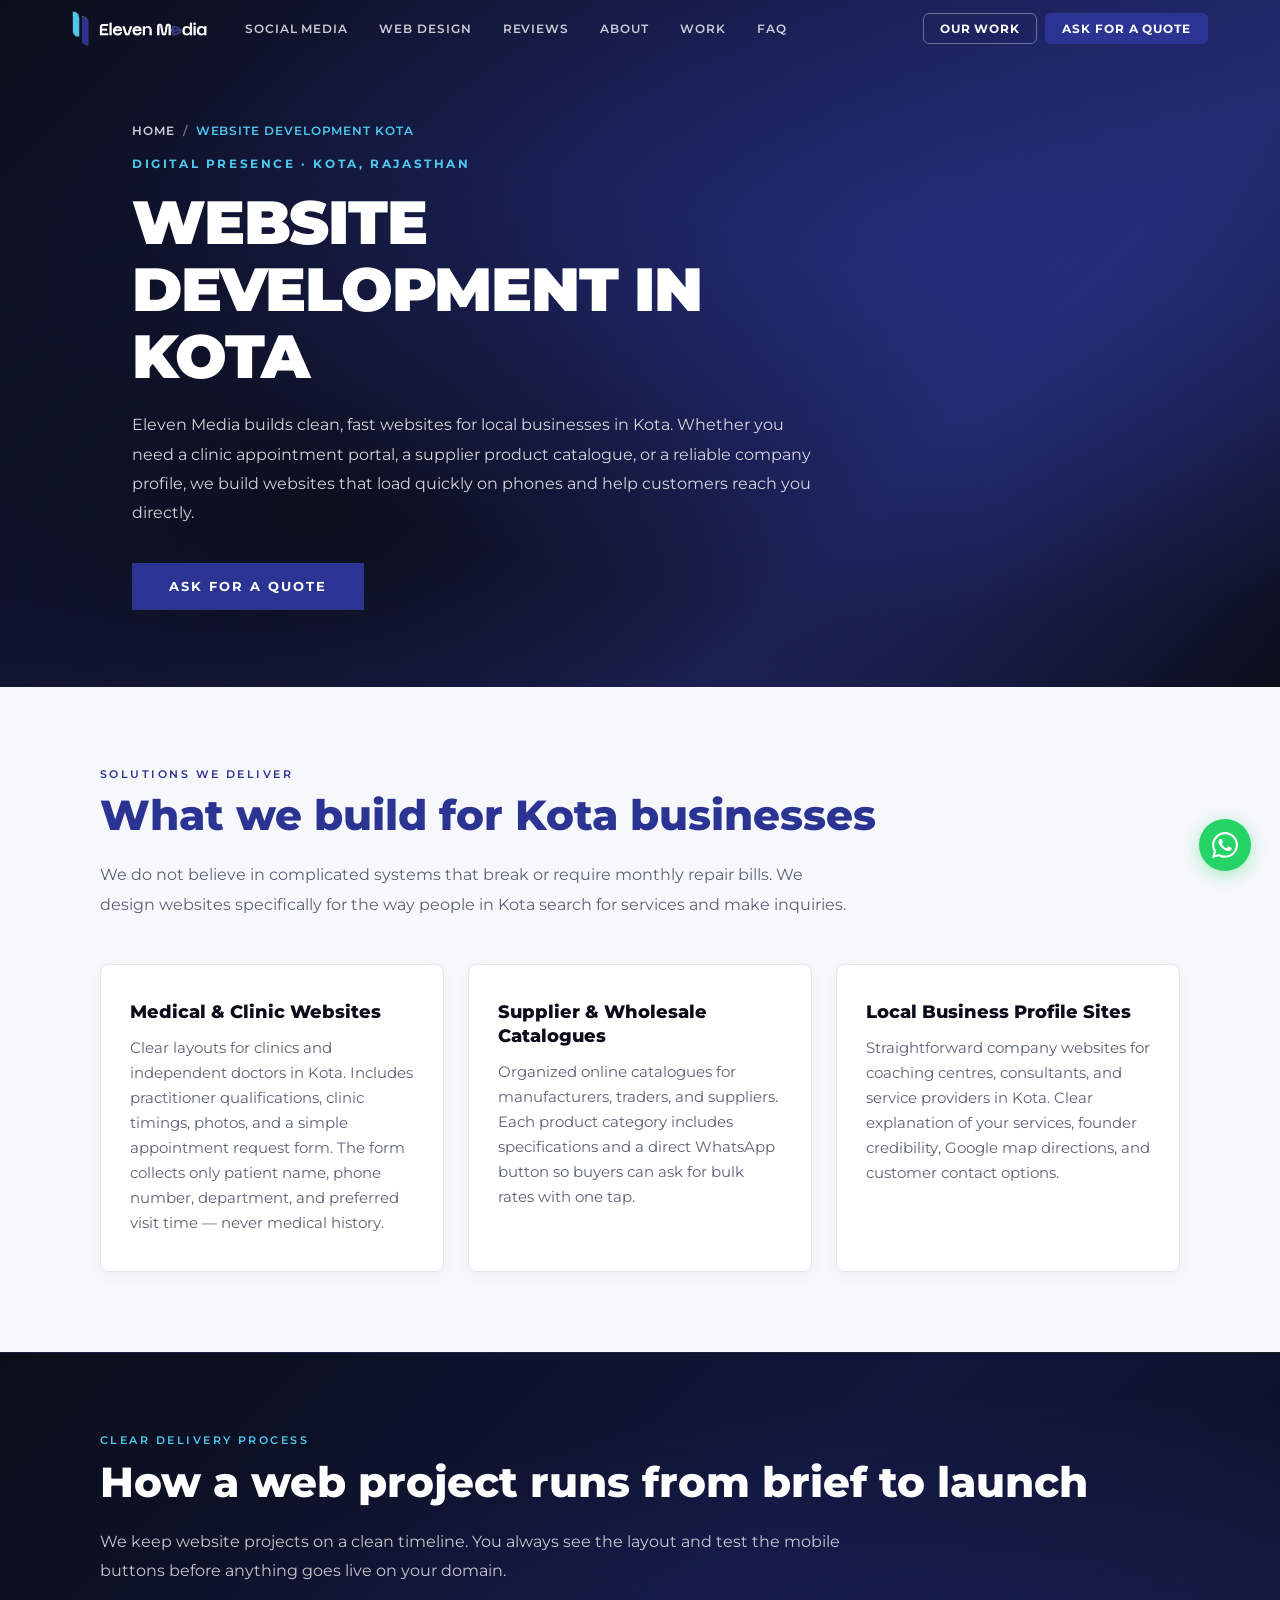
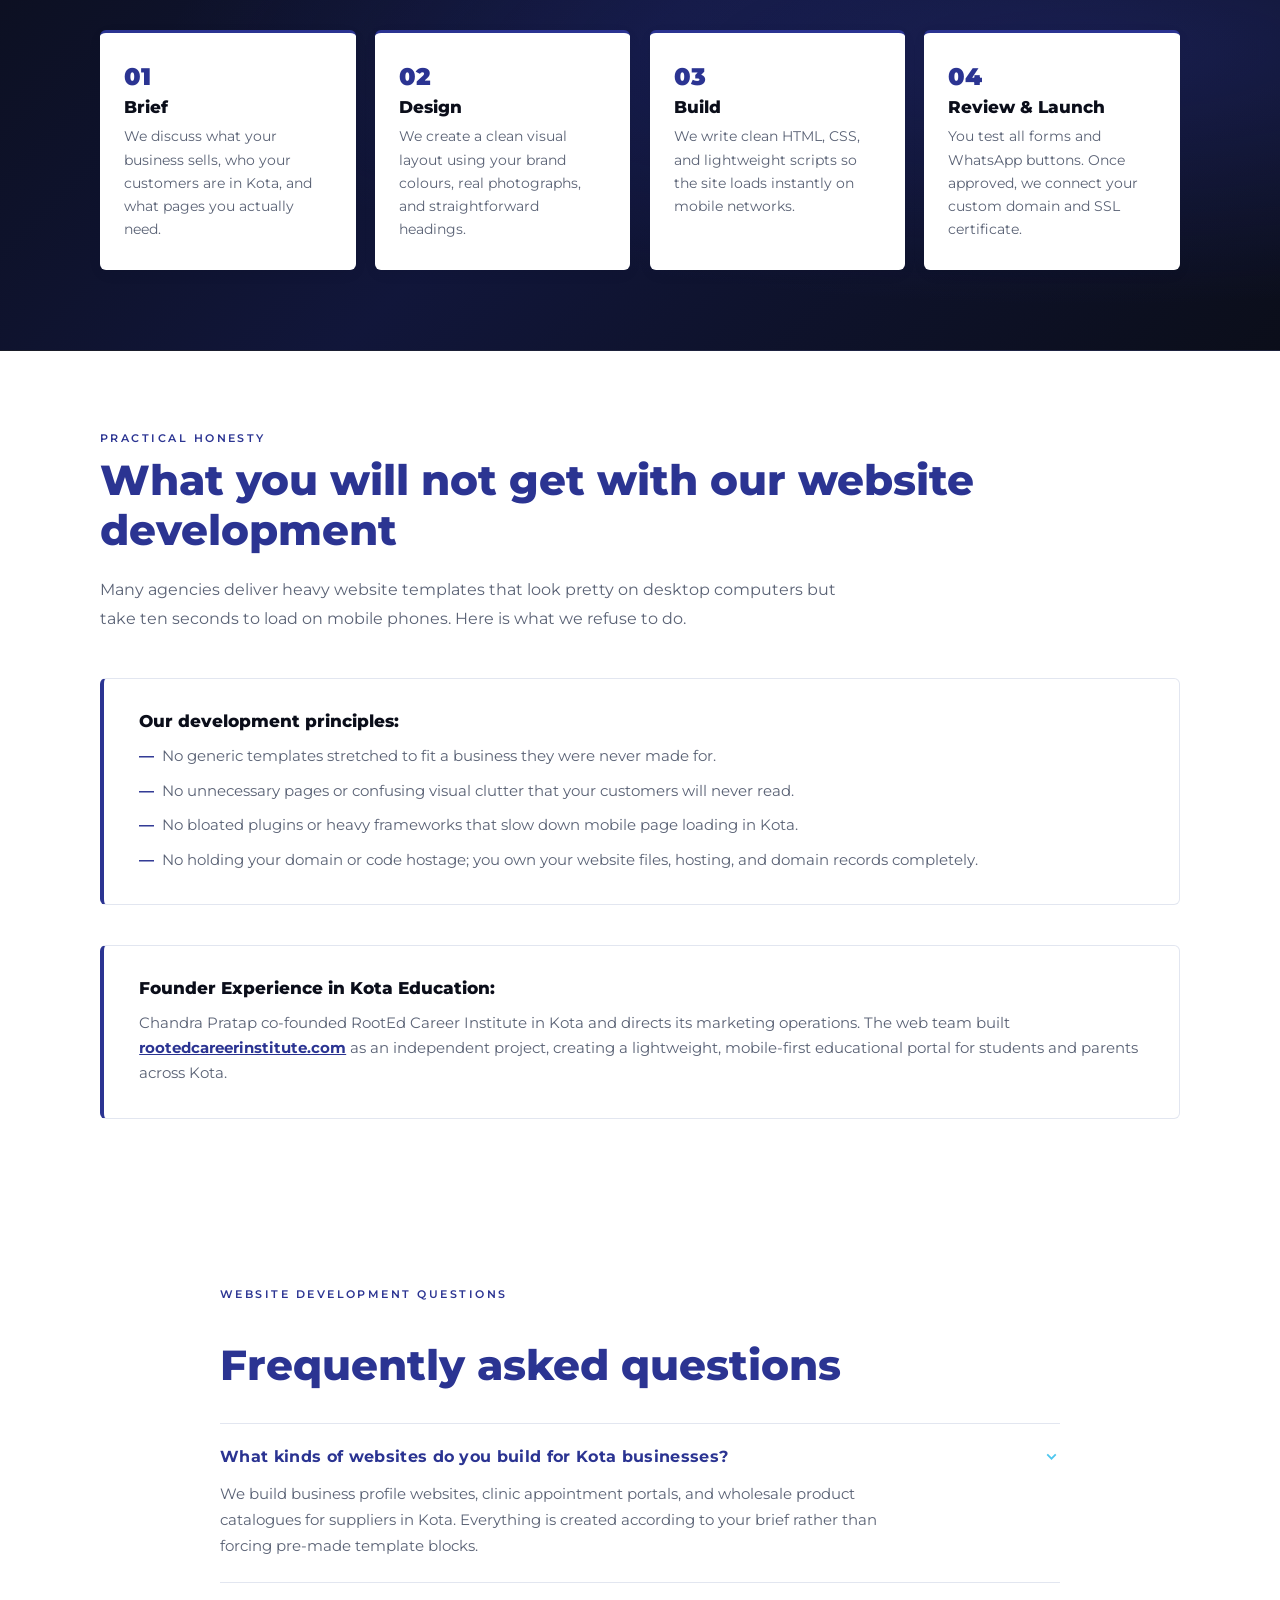
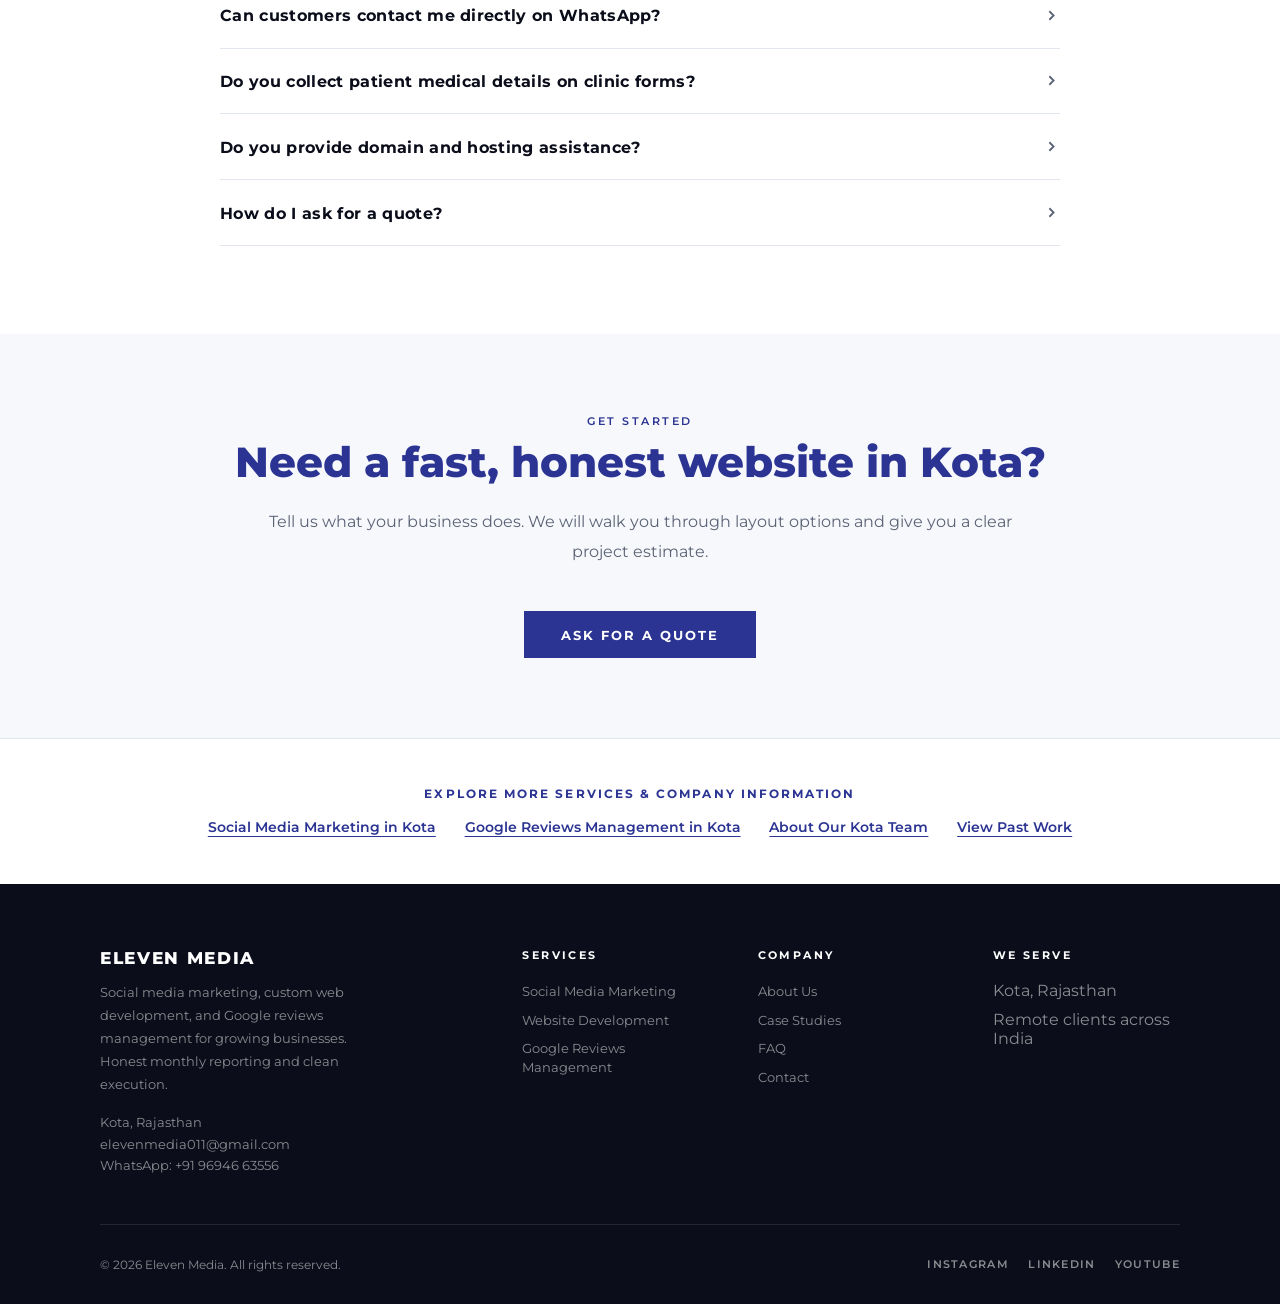
<file: website-development-kota/index.html>
<!DOCTYPE html>
<html lang="en">

<head>
  <meta charset="UTF-8">
  <meta name="viewport" content="width=device-width, initial-scale=1.0">
  <title>Website Development in Kota | Eleven Media</title>
  <meta name="description"
    content="Fast, custom websites for Kota businesses: clinics, shops and suppliers. Built for mobile with WhatsApp and appointment forms. Ask for a quote.">
  <link rel="canonical" href="https://joinelevenmedia.com/website-development-kota/">

  <!-- Open Graph / Facebook -->
  <meta property="og:type" content="website">
  <meta property="og:url" content="https://joinelevenmedia.com/website-development-kota/">
  <meta property="og:title" content="Website Development in Kota | Eleven Media">
  <meta property="og:description"
    content="Fast, custom websites for Kota businesses: clinics, shops and suppliers. Built for mobile with WhatsApp and appointment forms. Ask for a quote.">
  <meta property="og:image" content="https://joinelevenmedia.com/assets/images/web-development.png">

  <!-- Twitter -->
  <meta name="twitter:card" content="summary_large_image">
  <meta name="twitter:url" content="https://joinelevenmedia.com/website-development-kota/">
  <meta name="twitter:title" content="Website Development in Kota | Eleven Media">
  <meta name="twitter:description"
    content="Fast, custom websites for Kota businesses: clinics, shops and suppliers. Built for mobile with WhatsApp and appointment forms. Ask for a quote.">
  <meta name="twitter:image" content="https://joinelevenmedia.com/assets/images/web-development.png">

  <!-- Fonts & Stylesheet -->
  <link rel="preconnect" href="https://fonts.googleapis.com">
  <link rel="preconnect" href="https://fonts.gstatic.com" crossorigin>
  <link
    href="https://fonts.googleapis.com/css2?family=Montserrat:ital,wght@0,300;0,400;0,500;0,600;0,700;0,800;0,900;1,400&display=swap"
    rel="stylesheet">
  <link rel="stylesheet" href="../style.css">

  <!-- JSON-LD Structured Data -->
  <script type="application/ld+json">
  {
    "@context": "https://schema.org",
    "@graph": [
      {
        "@type": "ProfessionalService",
        "@id": "https://joinelevenmedia.com/#agency",
        "name": "Eleven Media",
        "url": "https://joinelevenmedia.com/",
        "logo": "https://joinelevenmedia.com/assets/images/logo.png",
        "image": "https://joinelevenmedia.com/assets/images/preview_screenshot.png",
        "email": "elevenmedia011@gmail.com",
        "telephone": "+919694663556",
        "areaServed": {
          "@type": "AdministrativeArea",
          "name": "Kota, Rajasthan"
        },
        "founder": [
          {
            "@type": "Person",
            "name": "Chandra Pratap Singh",
            "jobTitle": "Founder & CEO"
          },
          {
            "@type": "Person",
            "name": "Rohit Nagar",
            "jobTitle": "Co-Founder"
          }
        ],
        "sameAs": [
          "https://www.instagram.com/eleven.media11/"
        ]
      },
      {
        "@type": "Service",
        "@id": "https://joinelevenmedia.com/website-development-kota/#service",
        "name": "Website Development in Kota",
        "serviceType": "Web Development",
        "provider": {
          "@id": "https://joinelevenmedia.com/#agency"
        },
        "areaServed": {
          "@type": "AdministrativeArea",
          "name": "Kota, Rajasthan"
        },
        "description": "Fast, custom websites for clinics, suppliers, and local companies in Kota, Rajasthan. Mobile-first design with direct WhatsApp integration."
      },
      {
        "@type": "BreadcrumbList",
        "@id": "https://joinelevenmedia.com/website-development-kota/#breadcrumb",
        "itemListElement": [
          {
            "@type": "ListItem",
            "position": 1,
            "name": "Home",
            "item": "https://joinelevenmedia.com/"
          },
          {
            "@type": "ListItem",
            "position": 2,
            "name": "Website Development in Kota",
            "item": "https://joinelevenmedia.com/website-development-kota/"
          }
        ]
      },
      {
        "@type": "FAQPage",
        "@id": "https://joinelevenmedia.com/website-development-kota/#faq",
        "mainEntity": [
          {
            "@type": "Question",
            "name": "What kinds of websites do you build for Kota businesses?",
            "acceptedAnswer": {
              "@type": "Answer",
              "text": "We build clean business websites, medical clinic websites with doctor profiles and appointment request forms, and product catalogue websites for wholesale suppliers in Kota with direct WhatsApp enquiry buttons."
            }
          },
          {
            "@type": "Question",
            "name": "How does the clinic appointment form work?",
            "acceptedAnswer": {
              "@type": "Answer",
              "text": "The form asks patients only for their name, phone number, relevant department, and preferred time slot. We deliberately collect no sensitive medical history online."
            }
          },
          {
            "@type": "Question",
            "name": "Will the website work fast on mobile networks?",
            "acceptedAnswer": {
              "@type": "Answer",
              "text": "Yes. Every website is built mobile-first with clean code and compressed image assets so it opens smoothly on 4G and 5G connections across Kota and Rajasthan."
            }
          },
          {
            "@type": "Question",
            "name": "Do you use generic templates stretched to fit my business?",
            "acceptedAnswer": {
              "@type": "Answer",
              "text": "No. We build directly from your brief. You get only the specific pages and sections your business needs, with no bloated code or unnecessary plugins."
            }
          },
          {
            "@type": "Question",
            "name": "How do I ask for a website quote?",
            "acceptedAnswer": {
              "@type": "Answer",
              "text": "Message us on WhatsApp with a short note about your business, the pages you need, and any sample links you like. We will reply with an honest estimate and timeline."
            }
          }
        ]
      }
    ]
  }
  </script>
</head>

<body>
  <!-- HEADER -->
  <header class="nav" id="siteHeader">
    <nav class="nav-inner">
      <a href="/" class="nav-logo" aria-label="Eleven Media Homepage">
        <img src="../assets/images/logo.png" alt="Eleven Media Logo" class="nav-logo-img" width="140" height="36" />
      </a>

      <!-- Desktop links -->
      <ul class="nav-links" role="list">
        <li><a href="/social-media-marketing-kota/" class="nav-ghost-link">Social Media</a></li>
        <li><a href="/website-development-kota/" class="nav-ghost-link" aria-current="page">Web Design</a></li>
        <li><a href="/google-reviews-management-kota/" class="nav-ghost-link">Reviews</a></li>
        <li><a href="/about/" class="nav-ghost-link">About</a></li>
        <li><a href="/#work" class="nav-ghost-link">Work</a></li>
        <li><a href="/#faq" class="nav-ghost-link">FAQ</a></li>
      </ul>

      <!-- Desktop CTA buttons -->
      <div class="nav-actions">
        <a href="/#work" class="nav-btn-outline">Our Work</a>
        <a href="https://wa.me/919694663556?text=Hi%20Eleven%20Media,%20I%20would%20like%20a%20website%20quote" class="nav-btn-solid" target="_blank" rel="noopener noreferrer">Ask for a Quote</a>
      </div>

      <!-- Hamburger (mobile only) -->
      <button class="nav-hamburger" id="navHamburger" onclick="toggleMobileMenu()" aria-label="Toggle menu"
        aria-expanded="false" aria-controls="mobileMenu">
        <span class="ham-line ham-line-1"></span>
        <span class="ham-line ham-line-2"></span>
        <span class="ham-line ham-line-3"></span>
      </button>
    </nav>
  </header>

  <!-- MOBILE MENU PANEL -->
  <div class="mobile-menu" id="mobileMenu" aria-hidden="true">
    <div class="mobile-menu-inner">
      <div class="mobile-menu-links">
        <a href="/social-media-marketing-kota/" class="mobile-menu-link" onclick="closeMobileMenu()">Social Media</a>
        <a href="/website-development-kota/" class="mobile-menu-link" onclick="closeMobileMenu()">Web Design</a>
        <a href="/google-reviews-management-kota/" class="mobile-menu-link" onclick="closeMobileMenu()">Reviews</a>
        <a href="/about/" class="mobile-menu-link" onclick="closeMobileMenu()">About</a>
        <a href="/#work" class="mobile-menu-link" onclick="closeMobileMenu()">Work</a>
        <a href="/#faq" class="mobile-menu-link" onclick="closeMobileMenu()">FAQ</a>
      </div>
      <div class="mobile-menu-ctas">
        <a href="/#work" class="mobile-btn-outline" onclick="closeMobileMenu()">Our Work</a>
        <a href="https://wa.me/919694663556?text=Hi%20Eleven%20Media,%20I%20would%20like%20a%20website%20quote" class="mobile-btn-solid" target="_blank" rel="noopener noreferrer">Ask for a Quote</a>
      </div>
    </div>
  </div>

  <!-- INNER HERO -->
  <section class="inner-hero">
    <div class="inner-hero-container">
      <nav class="breadcrumbs" aria-label="Breadcrumb">
        <a href="/">Home</a>
        <span class="breadcrumbs-sep" aria-hidden="true">/</span>
        <span class="breadcrumbs-current" aria-current="page">Website Development Kota</span>
      </nav>
      <p class="inner-hero-eyebrow">Digital Presence &middot; Kota, Rajasthan</p>
      <h1 class="inner-hero-title">Website Development in Kota</h1>
      <p class="inner-hero-intro">
        Eleven Media builds clean, fast websites for local businesses in Kota. Whether you need a clinic appointment portal, a supplier product catalogue, or a reliable company profile, we build websites that load quickly on phones and help customers reach you directly.
      </p>
      <a href="https://wa.me/919694663556?text=Hi%20Eleven%20Media,%20I%20am%20interested%20in%20website%20development%20in%20Kota.%20Please%20share%20a%20quote." class="hero-cta" target="_blank" rel="noopener noreferrer">Ask for a Quote</a>
    </div>
  </section>

  <!-- WHAT WE BUILD -->
  <section class="page-section page-section-light">
    <div class="page-container">
      <p class="page-eyebrow">Solutions We Deliver</p>
      <h2 class="page-heading">What we build for Kota businesses</h2>
      <p class="page-lead">
        We do not believe in complicated systems that break or require monthly repair bills. We design websites specifically for the way people in Kota search for services and make inquiries.
      </p>

      <div class="page-grid-3">
        <div class="page-card">
          <h3 class="page-card-title">Medical &amp; Clinic Websites</h3>
          <p class="page-card-desc">
            Clear layouts for clinics and independent doctors in Kota. Includes practitioner qualifications, clinic timings, photos, and a simple appointment request form. The form collects only patient name, phone number, department, and preferred visit time &mdash; never medical history.
          </p>
        </div>
        <div class="page-card">
          <h3 class="page-card-title">Supplier &amp; Wholesale Catalogues</h3>
          <p class="page-card-desc">
            Organized online catalogues for manufacturers, traders, and suppliers. Each product category includes specifications and a direct WhatsApp button so buyers can ask for bulk rates with one tap.
          </p>
        </div>
        <div class="page-card">
          <h3 class="page-card-title">Local Business Profile Sites</h3>
          <p class="page-card-desc">
            Straightforward company websites for coaching centres, consultants, and service providers in Kota. Clear explanation of your services, founder credibility, Google map directions, and customer contact options.
          </p>
        </div>
      </div>
    </div>
  </section>

  <!-- HOW A PROJECT RUNS -->
  <section class="page-section page-section-dark">
    <div class="page-container">
      <p class="page-eyebrow">Clear Delivery Process</p>
      <h2 class="page-heading">How a web project runs from brief to launch</h2>
      <p class="page-lead">
        We keep website projects on a clean timeline. You always see the layout and test the mobile buttons before anything goes live on your domain.
      </p>

      <div class="page-grid-4">
        <div class="step-item">
          <p class="step-num">01</p>
          <h3 class="step-name">Brief</h3>
          <p class="step-text">We discuss what your business sells, who your customers are in Kota, and what pages you actually need.</p>
        </div>
        <div class="step-item">
          <p class="step-num">02</p>
          <h3 class="step-name">Design</h3>
          <p class="step-text">We create a clean visual layout using your brand colours, real photographs, and straightforward headings.</p>
        </div>
        <div class="step-item">
          <p class="step-num">03</p>
          <h3 class="step-name">Build</h3>
          <p class="step-text">We write clean HTML, CSS, and lightweight scripts so the site loads instantly on mobile networks.</p>
        </div>
        <div class="step-item">
          <p class="step-num">04</p>
          <h3 class="step-name">Review &amp; Launch</h3>
          <p class="step-text">You test all forms and WhatsApp buttons. Once approved, we connect your custom domain and SSL certificate.</p>
        </div>
      </div>
    </div>
  </section>

  <!-- WHAT YOU WILL NOT GET -->
  <section class="page-section page-section-white">
    <div class="page-container">
      <p class="page-eyebrow">Practical Honesty</p>
      <h2 class="page-heading">What you will not get with our website development</h2>
      <p class="page-lead">
        Many agencies deliver heavy website templates that look pretty on desktop computers but take ten seconds to load on mobile phones. Here is what we refuse to do.
      </p>

      <div class="boundary-box">
        <p class="boundary-box-title">Our development principles:</p>
        <ul class="boundary-list">
          <li>No generic templates stretched to fit a business they were never made for.</li>
          <li>No unnecessary pages or confusing visual clutter that your customers will never read.</li>
          <li>No bloated plugins or heavy frameworks that slow down mobile page loading in Kota.</li>
          <li>No holding your domain or code hostage; you own your website files, hosting, and domain records completely.</li>
        </ul>
      </div>

      <div class="boundary-box" style="margin-top: 2.5rem; border-left-color: var(--brand-primary);">
        <p class="boundary-box-title">Founder Experience in Kota Education:</p>
        <p style="font-size: 0.92rem; line-height: 1.7; color: var(--mid-gray);">
          Chandra Pratap co-founded RootEd Career Institute in Kota and directs its marketing operations. The web team built <a href="https://rootedcareerinstitute.com" target="_blank" rel="noopener noreferrer" style="color: var(--brand-primary); font-weight: 700; text-decoration: underline;">rootedcareerinstitute.com</a> as an independent project, creating a lightweight, mobile-first educational portal for students and parents across Kota.
        </p>
      </div>
    </div>
  </section>

  <!-- 
  ======================================================================
  CASE STUDY TEMPLATE (For future website deployments)
  Challenge: [Slow website / no mobile appointments for Kota clinic]
  Approach:  [Custom lightweight design + direct WhatsApp appointment form]
  Result:    [Faster mobile load time and weekly appointment requests]
  ======================================================================
  -->

  <!-- VISIBLE FAQ -->
  <section class="faq" id="faq">
    <div class="faq-inner">
      <p class="faq-eyebrow">Website Development Questions</p>
      <h2 class="page-heading" style="color: var(--brand-primary); margin-bottom: 2rem;">Frequently asked questions</h2>

      <div class="faq-item open">
        <div class="faq-q" onclick="toggleFaq(this)">
          What kinds of websites do you build for Kota businesses?
          <svg class="faq-arrow" viewBox="0 0 24 24" fill="none" stroke="currentColor" stroke-width="2.5">
            <path d="M9 18l6-6-6-6" />
          </svg>
        </div>
        <p class="faq-a">
          We build business profile websites, clinic appointment portals, and wholesale product catalogues for suppliers in Kota. Everything is created according to your brief rather than forcing pre-made template blocks.
        </p>
      </div>

      <div class="faq-item">
        <div class="faq-q" onclick="toggleFaq(this)">
          Can customers contact me directly on WhatsApp?
          <svg class="faq-arrow" viewBox="0 0 24 24" fill="none" stroke="currentColor" stroke-width="2.5">
            <path d="M9 18l6-6-6-6" />
          </svg>
        </div>
        <p class="faq-a">
          Yes. We connect direct WhatsApp buttons on key pages. When a customer in Kota taps the button, their WhatsApp opens with a pre-filled message mentioning the specific product or service they are asking about.
        </p>
      </div>

      <div class="faq-item">
        <div class="faq-q" onclick="toggleFaq(this)">
          Do you collect patient medical details on clinic forms?
          <svg class="faq-arrow" viewBox="0 0 24 24" fill="none" stroke="currentColor" stroke-width="2.5">
            <path d="M9 18l6-6-6-6" />
          </svg>
        </div>
        <p class="faq-a">
          No. Our appointment forms deliberately collect only the patient's name, phone number, preferred department, and convenient time slot. Detailed health information is kept private between doctor and patient at the clinic.
        </p>
      </div>

      <div class="faq-item">
        <div class="faq-q" onclick="toggleFaq(this)">
          Do you provide domain and hosting assistance?
          <svg class="faq-arrow" viewBox="0 0 24 24" fill="none" stroke="currentColor" stroke-width="2.5">
            <path d="M9 18l6-6-6-6" />
          </svg>
        </div>
        <p class="faq-a">
          Yes. We help you connect your custom domain (such as .com or .in) through your registrar and set up fast hosting with a free SSL certificate so your visitors see the secure padlock icon.
        </p>
      </div>

      <div class="faq-item">
        <div class="faq-q" onclick="toggleFaq(this)">
          How do I ask for a quote?
          <svg class="faq-arrow" viewBox="0 0 24 24" fill="none" stroke="currentColor" stroke-width="2.5">
            <path d="M9 18l6-6-6-6" />
          </svg>
        </div>
        <p class="faq-a">
          Send a short message on WhatsApp outlining your business in Kota and the pages you have in mind. We will discuss your requirements and provide a direct estimate without sales pressure.
        </p>
      </div>
    </div>
  </section>

  <!-- CALL TO ACTION STRIP -->
  <section class="page-section page-section-light" style="text-align: center;">
    <div class="page-container">
      <p class="page-eyebrow">Get Started</p>
      <h2 class="page-heading">Need a fast, honest website in Kota?</h2>
      <p class="page-lead" style="margin-left: auto; margin-right: auto;">
        Tell us what your business does. We will walk you through layout options and give you a clear project estimate.
      </p>
      <a href="https://wa.me/919694663556?text=Hi%20Eleven%20Media,%20I%20would%20like%20a%20website%20quote%20for%20my%20business%20in%20Kota" class="hero-cta" target="_blank" rel="noopener noreferrer">Ask for a Quote</a>
    </div>
  </section>

  <!-- INTERNAL LINKS BAR -->
  <section class="internal-links-bar" aria-label="Other services by Eleven Media">
    <div class="page-container">
      <p class="internal-links-label">Explore More Services &amp; Company Information</p>
      <ul class="internal-links-nav">
        <li><a href="/social-media-marketing-kota/">Social Media Marketing in Kota</a></li>
        <li><a href="/google-reviews-management-kota/">Google Reviews Management in Kota</a></li>
        <li><a href="/about/">About Our Kota Team</a></li>
        <li><a href="/#work">View Past Work</a></li>
      </ul>
    </div>
  </section>

  <!-- FOOTER -->
  <footer>
    <div class="footer-inner">
      <div class="footer-top">
        <div>
          <p class="footer-brand-name">Eleven Media</p>
          <p class="footer-brand-desc">Social media marketing, custom web development, and Google reviews management for growing businesses. Honest monthly reporting and clean execution.</p>
          <p class="footer-address">
            Kota, Rajasthan<br>
            <a href="mailto:elevenmedia011@gmail.com">elevenmedia011@gmail.com</a><br>
            <a href="https://wa.me/919694663556" target="_blank" rel="noopener noreferrer">WhatsApp: +91 96946 63556</a>
          </p>
        </div>
        <div>
          <p class="footer-col-title">Services</p>
          <ul class="footer-links">
            <li><a href="/social-media-marketing-kota/">Social Media Marketing</a></li>
            <li><a href="/website-development-kota/">Website Development</a></li>
            <li><a href="/google-reviews-management-kota/">Google Reviews Management</a></li>
          </ul>
        </div>
        <div>
          <p class="footer-col-title">Company</p>
          <ul class="footer-links">
            <li><a href="/about/">About Us</a></li>
            <li><a href="/#work">Case Studies</a></li>
            <li><a href="/#faq">FAQ</a></li>
            <li><a href="/#contact">Contact</a></li>
          </ul>
        </div>
        <div>
          <p class="footer-col-title">We Serve</p>
          <ul class="footer-links">
            <li>Kota, Rajasthan</li>
            <li>Remote clients across India</li>
          </ul>
        </div>
      </div>
      <div class="footer-bottom">
        <p>&copy; 2026 Eleven Media. All rights reserved.</p>
        <div class="footer-social">
          <a href="https://www.instagram.com/eleven.media11/" target="_blank" rel="noopener noreferrer">Instagram</a>
          <a href="#">LinkedIn</a>
          <a href="#">YouTube</a>
        </div>
      </div>
    </div>
  </footer>

  <!-- FLOATING WHATSAPP -->
  <div class="wa-float">
    <a href="https://wa.me/919694663556" target="_blank" rel="noopener noreferrer" class="wa-btn"
      aria-label="Chat with Eleven Media on WhatsApp">
      <svg width="26" height="26" viewBox="0 0 24 24" fill="currentColor">
        <path
          d="M.057 24l1.687-6.163c-1.041-1.804-1.588-3.849-1.587-5.946.003-6.556 5.338-11.891 11.893-11.891 3.181.001 6.167 1.24 8.413 3.488 2.245 2.248 3.481 5.236 3.48 8.414-.003 6.557-5.338 11.892-11.893 11.892-1.99-.001-3.951-.5-5.688-1.448l-6.305 1.654zm6.597-3.807c1.676.995 3.276 1.591 5.392 1.592 5.448 0 9.886-4.434 9.889-9.885.002-5.462-4.415-9.89-9.881-9.892-5.452 0-9.887 4.434-9.889 9.884-.001 2.225.651 3.891 1.746 5.634l-.999 3.648 3.742-.981zm11.387-5.464c-.074-.124-.272-.198-.57-.347-.297-.149-1.758-.868-2.031-.967-.272-.099-.47-.149-.669.149-.198.297-.768.967-.941 1.165-.173.198-.347.223-.644.074-.297-.149-1.255-.462-2.39-1.475-.883-.788-1.48-1.761-1.653-2.059-.173-.297-.018-.458.13-.606.134-.133.297-.347.446-.521.151-.172.2-.296.3-.495.099-.198.05-.372-.025-.521-.075-.148-.669-1.611-.916-2.206-.242-.579-.487-.501-.669-.51l-.57-.01c-.198 0-.52.074-.792.372s-1.04 1.016-1.04 2.479 1.065 2.876 1.213 3.074c.149.198 2.095 3.2 5.076 4.487.709.306 1.263.489 1.694.626.712.226 1.36.194 1.872.118.571-.085 1.758-.719 2.006-1.413.248-.695.248-1.29.173-1.414z" />
      </svg>
    </a>
  </div>

  <script>
    (function () {
      var header = document.getElementById('siteHeader');
      function onScroll() {
        if (window.scrollY > 10) {
          header.classList.add('scrolled');
        } else {
          header.classList.remove('scrolled');
        }
      }
      window.addEventListener('scroll', onScroll, { passive: true });
      onScroll();
    })();

    var _menuOpen = false;
    function toggleMobileMenu() {
      _menuOpen ? closeMobileMenu() : openMobileMenu();
    }
    function openMobileMenu() {
      _menuOpen = true;
      var menu = document.getElementById('mobileMenu');
      var btn = document.getElementById('navHamburger');
      menu.classList.add('open');
      btn.classList.add('is-open');
      btn.setAttribute('aria-expanded', 'true');
      menu.setAttribute('aria-hidden', 'false');
      document.body.style.overflow = 'hidden';
    }
    function closeMobileMenu() {
      _menuOpen = false;
      var menu = document.getElementById('mobileMenu');
      var btn = document.getElementById('navHamburger');
      menu.classList.remove('open');
      btn.classList.remove('is-open');
      btn.setAttribute('aria-expanded', 'false');
      menu.setAttribute('aria-hidden', 'true');
      document.body.style.overflow = '';
    }
    document.addEventListener('keydown', function (e) {
      if (e.key === 'Escape' && _menuOpen) closeMobileMenu();
    });

    function toggleFaq(el) {
      var item = el.closest('.faq-item');
      var isOpen = item.classList.contains('open');
      document.querySelectorAll('.faq-item').forEach(function (i) { i.classList.remove('open'); });
      if (!isOpen) item.classList.add('open');
    }
  </script>
</body>

</html>
</file>
<file: style.css>
/* ======================
   ROOT & RESET
====================== */
*,
*::before,
*::after {
  box-sizing: border-box;
  margin: 0;
  padding: 0;
}

:root {
  --brand-primary: #2B3492;
  /* Deep Indigo - primary, headings, buttons, dark sections */
  --accent: #4EC7EF;
  /* Sky Blue - accents, highlights, hover, icons */
  --near-black: #0B0E1A;
  /* Near-black - hero background, footer */
  --black: #0B0E1A;
  --off-white: #F7F8FC;
  /* Off-white - page background, cards */
  --white: #ffffff;
  --dark-gray: #1E2540;
  --mid-gray: #5A6275;
  --light-gray: #E2E6F0;
}

html {
  font-size: 16px;
  scroll-behavior: smooth;
}

body {
  font-family: 'Montserrat', sans-serif;
  background: var(--off-white);
  color: var(--near-black);
  -webkit-font-smoothing: antialiased;
  padding-top: 58px;
  /* clearance for fixed nav */
}

img {
  display: block;
  max-width: 100%;
}

a {
  text-decoration: none;
  color: inherit;
}

/* ======================
   NAVIGATION
====================== */
.nav {
  position: fixed;
  top: 0;
  left: 0;
  width: 100%;
  z-index: 100;
  /* transparent at top — hero shows through */
  background: transparent;
  border-bottom: 1px solid transparent;
  transition: background 0.25s ease, border-color 0.25s ease, backdrop-filter 0.25s ease;
  height: 58px;
}

/* scrolled state — glass blur */
.nav.scrolled {
  background: rgba(11, 14, 26, 0.90);
  border-bottom-color: rgba(255, 255, 255, 0.08);
  backdrop-filter: blur(14px);
  -webkit-backdrop-filter: blur(14px);
}

.nav-inner {
  display: flex;
  align-items: center;
  justify-content: space-between;
  height: 100%;
  max-width: 1200px;
  margin: 0 auto;
  padding: 0 2rem;
  gap: 1.5rem;
}

/* Logo */
.nav-logo {
  display: flex;
  align-items: center;
  text-decoration: none;
  flex-shrink: 0;
}

.nav-logo-img {
  height: 36px;
  width: auto;
  display: block;
  object-fit: contain;
}

/* Ghost links — desktop */
.nav-links {
  display: flex;
  align-items: center;
  gap: 0.25rem;
  list-style: none;
  flex: 1;
}

.nav-ghost-link {
  display: inline-flex;
  align-items: center;
  padding: 0.45rem 0.85rem;
  font-family: 'Montserrat', sans-serif;
  font-size: 0.72rem;
  font-weight: 600;
  letter-spacing: 0.08em;
  text-transform: uppercase;
  color: rgba(255, 255, 255, 0.78);
  border-radius: 6px;
  transition: background 0.18s, color 0.18s;
  white-space: nowrap;
}

.nav-ghost-link:hover {
  background: rgba(255, 255, 255, 0.1);
  color: var(--white);
}

/* Desktop CTA buttons */
.nav-actions {
  display: flex;
  align-items: center;
  gap: 0.5rem;
  flex-shrink: 0;
}

.nav-btn-outline {
  display: inline-flex;
  align-items: center;
  padding: 0.45rem 1rem;
  font-family: 'Montserrat', sans-serif;
  font-size: 0.72rem;
  font-weight: 700;
  letter-spacing: 0.08em;
  text-transform: uppercase;
  color: var(--white);
  border: 1.5px solid rgba(255, 255, 255, 0.35);
  border-radius: 6px;
  background: transparent;
  transition: border-color 0.18s, background 0.18s;
  white-space: nowrap;
}

.nav-btn-outline:hover {
  border-color: rgba(255, 255, 255, 0.7);
  background: rgba(255, 255, 255, 0.07);
}

.nav-btn-solid {
  display: inline-flex;
  align-items: center;
  padding: 0.45rem 1rem;
  font-family: 'Montserrat', sans-serif;
  font-size: 0.72rem;
  font-weight: 700;
  letter-spacing: 0.08em;
  text-transform: uppercase;
  color: var(--white);
  background: var(--brand-primary);
  border: 1.5px solid var(--brand-primary);
  border-radius: 6px;
  transition: background 0.18s, border-color 0.18s;
  white-space: nowrap;
}

.nav-btn-solid:hover {
  background: var(--accent);
  border-color: var(--accent);
  color: var(--near-black);
}

/* Hamburger button — mobile only */
.nav-hamburger {
  display: none;
  flex-direction: column;
  justify-content: center;
  gap: 5px;
  width: 36px;
  height: 36px;
  cursor: pointer;
  background: rgba(255, 255, 255, 0.08);
  border: 1.5px solid rgba(255, 255, 255, 0.2);
  border-radius: 6px;
  padding: 0 8px;
  flex-shrink: 0;
  transition: background 0.18s;
}

.nav-hamburger:hover {
  background: rgba(255, 255, 255, 0.14);
}

.ham-line {
  display: block;
  width: 100%;
  height: 2px;
  background: var(--white);
  border-radius: 2px;
  transition: transform 0.28s cubic-bezier(0.4, 0, 0.2, 1),
    opacity 0.28s ease;
  transform-origin: center;
}

/* Animated X state */
.nav-hamburger.is-open .ham-line-1 {
  transform: translateY(7px) rotate(45deg);
}

.nav-hamburger.is-open .ham-line-2 {
  opacity: 0;
  transform: scaleX(0);
}

.nav-hamburger.is-open .ham-line-3 {
  transform: translateY(-7px) rotate(-45deg);
}

/* ======================
   MOBILE MENU PANEL
====================== */
.mobile-menu {
  display: none;
  position: fixed;
  top: 58px;
  left: 0;
  right: 0;
  bottom: 0;
  z-index: 99;
  background: rgba(11, 14, 26, 0.97);
  backdrop-filter: blur(16px);
  -webkit-backdrop-filter: blur(16px);
  border-top: 1px solid rgba(255, 255, 255, 0.08);
  overflow: hidden;
}

.mobile-menu.open {
  display: flex;
  flex-direction: column;
}

.mobile-menu-inner {
  display: flex;
  flex-direction: column;
  justify-content: space-between;
  height: 100%;
  padding: 1.5rem 1.5rem 2.5rem;
  animation: mobileMenuIn 0.24s cubic-bezier(0.16, 1, 0.3, 1) both;
}

@keyframes mobileMenuIn {
  from {
    opacity: 0;
    transform: translateY(-10px);
  }

  to {
    opacity: 1;
    transform: translateY(0);
  }
}

.mobile-menu-links {
  display: flex;
  flex-direction: column;
  gap: 0.25rem;
}

.mobile-menu-link {
  display: block;
  padding: 0.85rem 1rem;
  font-family: 'Montserrat', sans-serif;
  font-size: 0.82rem;
  font-weight: 600;
  letter-spacing: 0.1em;
  text-transform: uppercase;
  color: rgba(255, 255, 255, 0.8);
  border-radius: 8px;
  transition: background 0.18s, color 0.18s;
}

.mobile-menu-link:hover {
  background: rgba(255, 255, 255, 0.07);
  color: var(--white);
}

.mobile-menu-ctas {
  display: flex;
  flex-direction: column;
  gap: 0.6rem;
}

.mobile-btn-outline {
  display: flex;
  align-items: center;
  justify-content: center;
  width: 100%;
  padding: 0.8rem 1.5rem;
  font-family: 'Montserrat', sans-serif;
  font-size: 0.78rem;
  font-weight: 700;
  letter-spacing: 0.1em;
  text-transform: uppercase;
  color: var(--white);
  background: transparent;
  border: 1.5px solid rgba(255, 255, 255, 0.3);
  border-radius: 8px;
  transition: border-color 0.18s, background 0.18s;
}

.mobile-btn-outline:hover {
  border-color: rgba(255, 255, 255, 0.7);
  background: rgba(255, 255, 255, 0.07);
}

.mobile-btn-solid {
  display: flex;
  align-items: center;
  justify-content: center;
  width: 100%;
  padding: 0.8rem 1.5rem;
  font-family: 'Montserrat', sans-serif;
  font-size: 0.78rem;
  font-weight: 700;
  letter-spacing: 0.1em;
  text-transform: uppercase;
  color: var(--white);
  background: var(--brand-primary);
  border: 1.5px solid var(--brand-primary);
  border-radius: 8px;
  transition: background 0.18s, border-color 0.18s;
}

.mobile-btn-solid:hover {
  background: var(--accent);
  border-color: var(--accent);
  color: var(--near-black);
}



/* ======================
   HERO
====================== */
.hero {
  position: relative;
  width: 100%;
  height: 100vh;
  min-height: 640px;
  overflow: hidden;
  display: flex;
  align-items: center;
  margin-top: -58px;
  /* slide under the fixed transparent nav */
}

.hero-image-block {
  position: absolute;
  inset: 0;
  z-index: 0;
  background:
    radial-gradient(ellipse at 72% 42%, rgba(43, 52, 146, 0.65) 0%, transparent 55%),
    radial-gradient(ellipse at 88% 82%, rgba(11, 14, 26, 0.92) 0%, transparent 45%),
    linear-gradient(135deg, #0B0E1A 0%, #151a44 38%, #202766 62%, #0B0E1A 100%);
}

.hero-bg {
  position: absolute;
  inset: 0;
  z-index: 1;
  background: linear-gradient(to right, rgba(11, 14, 26, 0.88) 36%, rgba(11, 14, 26, 0.25) 72%, transparent 100%);
}

.hero-content {
  position: relative;
  z-index: 2;
  max-width: 1380px;
  width: 100%;
  margin: 0 auto;
  padding: 0 2.5rem;
  padding-top: 58px;
  padding-bottom: 2rem;
  display: grid;
  grid-template-columns: 1.1fr 0.9fr;
  align-items: center;
  gap: 3rem;
}

.hero-text-col {
  position: relative;
  z-index: 2;
}

.hero-image-col {
  display: flex;
  justify-content: flex-end;
  align-items: center;
  position: relative;
  z-index: 1;
}

.hero-image-wrapper {
  position: relative;
  display: flex;
  justify-content: flex-end;
  align-items: center;
  width: 100%;
}

/* Single scalable duo group — all duo elements scale together as one unified unit */
.hero-duo-group {
  position: relative;
  width: 100%;
  max-width: 630px;
  aspect-ratio: 630 / 580;
  height: auto;
  max-height: min(600px, 72vh);
  margin-left: auto;
  margin-right: 0;
}

/* Chandra's Backdrop Bubble (Left/Center) */
.hero-circle-backdrop {
  position: absolute;
  width: 66%;
  aspect-ratio: 1 / 1;
  border-radius: 50%;
  background: radial-gradient(circle at 35% 28%, rgba(78, 199, 239, 0.92) 0%, rgba(43, 52, 146, 0.95) 60%, #151a44 100%);
  box-shadow:
    0 25px 60px rgba(43, 52, 146, 0.5),
    0 0 45px rgba(78, 199, 239, 0.3),
    inset 0 2px 6px rgba(255, 255, 255, 0.35);
  top: 14%;
  left: 2%;
  z-index: 1;
  pointer-events: none;
  transition: transform 0.4s ease, box-shadow 0.4s ease;
}

.hero-image-wrapper:hover .hero-circle-backdrop {
  transform: scale(1.03);
  box-shadow:
    0 30px 70px rgba(43, 52, 146, 0.6),
    0 0 60px rgba(78, 199, 239, 0.45),
    inset 0 2px 8px rgba(255, 255, 255, 0.5);
}

/* Rohit's Backdrop Bubble (Right/Behind) */
.hero-backdrop-rohit {
  width: 55%;
  aspect-ratio: 1 / 1;
  background: radial-gradient(circle at 45% 35%, rgba(78, 199, 239, 0.82) 0%, rgba(43, 52, 146, 0.88) 60%, #151a44 100%);
  top: 15%;
  right: 0;
  left: auto;
  z-index: 1;
  box-shadow:
    0 20px 50px rgba(43, 52, 146, 0.4),
    0 0 35px rgba(78, 199, 239, 0.2),
    inset 0 2px 6px rgba(255, 255, 255, 0.25);
  pointer-events: none;
}

.hero-image-wrapper:hover .hero-backdrop-rohit {
  transform: scale(1.03);
  box-shadow:
    0 25px 60px rgba(43, 52, 146, 0.5),
    0 0 45px rgba(78, 199, 239, 0.3);
}

/* Rohit Nagar Container & Visual Hierarchy (Right side, slightly behind Chandra) */
.hero-rohit-wrap {
  position: absolute;
  right: 0;
  bottom: 0;
  height: 84%;
  width: auto;
  z-index: 2;
  display: flex;
  align-items: flex-end;
  justify-content: center;
  pointer-events: none;
}

.hero-rohit-img {
  height: 100%;
  width: auto;
  max-width: none;
  object-fit: contain;
  display: block;
  filter: drop-shadow(0 15px 30px rgba(0, 0, 0, 0.7));
  pointer-events: auto;
  transition: transform 0.35s ease, filter 0.35s ease;
}

.hero-rohit-img:hover {
  transform: translateY(-4px) scale(1.015);
  filter: drop-shadow(0 20px 40px rgba(78, 199, 239, 0.25));
}

/* Chandra Pratap (Front & Center-Left) */
.hero-founder-img {
  position: absolute;
  left: 0;
  bottom: 0;
  height: 96%;
  width: auto;
  max-width: none;
  object-fit: contain;
  display: block;
  z-index: 3;
  filter: drop-shadow(0 20px 35px rgba(0, 0, 0, 0.65));
  transition: transform 0.35s ease, filter 0.35s ease;
}

.hero-founder-img:hover {
  transform: translateY(-4px) scale(1.015);
  filter: drop-shadow(0 25px 45px rgba(78, 199, 239, 0.25));
}

/* Caption Cards */
.founder-caption-card {
  position: absolute;
  z-index: 4;
  display: flex;
  align-items: center;
  gap: 0.65rem;
  background: rgba(11, 14, 26, 0.88);
  backdrop-filter: blur(16px);
  -webkit-backdrop-filter: blur(16px);
  border: 1px solid rgba(255, 255, 255, 0.14);
  border-left: 3px solid var(--accent);
  padding: 0.5rem 0.9rem;
  border-radius: 9px;
  box-shadow: 0 16px 36px rgba(0, 0, 0, 0.6), 0 0 20px rgba(78, 199, 239, 0.1);
  pointer-events: auto;
  transition: transform 0.25s ease, border-color 0.25s ease, box-shadow 0.25s ease;
  white-space: nowrap;
}

.founder-caption-card.caption-chandra {
  left: 0;
  bottom: 3%;
}

.founder-caption-card.caption-rohit {
  right: 0;
  left: auto;
  bottom: 3%;
  border-left: 3px solid rgba(78, 199, 239, 0.6);
}

.founder-caption-card:hover {
  border-color: rgba(78, 199, 239, 0.4);
  box-shadow: 0 20px 42px rgba(0, 0, 0, 0.7), 0 0 28px rgba(78, 199, 239, 0.22);
}

.founder-caption-card.caption-chandra:hover {
  transform: translateY(-2px);
}

.founder-caption-card.caption-rohit:hover {
  transform: translateY(-2px);
}

.founder-caption-text {
  display: flex;
  flex-direction: column;
  line-height: 1.25;
}

.founder-name {
  font-family: 'Montserrat', sans-serif;
  font-size: 0.88rem;
  font-weight: 700;
  color: var(--white);
  letter-spacing: -0.01em;
}

.founder-role {
  font-family: 'Montserrat', sans-serif;
  font-size: 0.68rem;
  font-weight: 500;
  color: var(--accent);
  letter-spacing: 0.06em;
  text-transform: uppercase;
  margin-top: 2px;
}

.hero-tag {
  font-family: 'Montserrat', sans-serif;
  font-size: 0.76rem;
  font-weight: 600;
  letter-spacing: 0.2em;
  text-transform: uppercase;
  color: var(--accent);
  margin-bottom: 1.4rem;
}

.hero-headline {
  font-family: 'Montserrat', sans-serif;
  font-size: clamp(2.4rem, 6vw, 5.5rem);
  font-weight: 900;
  line-height: 1.0;
  text-transform: uppercase;
  color: var(--white);
  letter-spacing: -0.02em;
  max-width: 14ch;
  margin-bottom: 1.6rem;
}

.hero-sub {
  font-family: 'Montserrat', sans-serif;
  font-size: 0.92rem;
  font-weight: 400;
  letter-spacing: 0.12em;
  text-transform: uppercase;
  color: rgba(255, 255, 255, 0.72);
  margin-bottom: 2.4rem;
  line-height: 1.85;
}

.hero-cta {
  display: inline-block;
  font-family: 'Montserrat', sans-serif;
  font-size: 0.82rem;
  font-weight: 700;
  letter-spacing: 0.15em;
  text-transform: uppercase;
  color: var(--white);
  background: var(--brand-primary);
  border: 2px solid var(--brand-primary);
  padding: 0.85rem 2.2rem;
  transition: background 0.2s, border-color 0.2s, color 0.2s;
}

.hero-cta:hover {
  background: var(--accent);
  border-color: var(--accent);
  color: var(--near-black);
}

.wave-divider {
  position: absolute;
  bottom: 0;
  left: 0;
  width: 100%;
  z-index: 3;
  line-height: 0;
}

.wave-divider svg {
  display: block;
  width: 100%;
}

/* ======================
   LOGOS STRIP
====================== */
.logos-strip {
  background: var(--off-white);
  padding: 2.4rem 0;
  overflow: hidden;
  position: relative;
}

.logos-strip-label {
  text-align: center;
  font-family: 'Montserrat', sans-serif;
  font-size: 0.7rem;
  font-weight: 600;
  letter-spacing: 0.22em;
  text-transform: uppercase;
  color: var(--mid-gray);
  margin-bottom: 1.6rem;
  padding: 0 1.5rem;
}

.logos-marquee {
  width: 100%;
  overflow: hidden;
  display: flex;
  mask-image: linear-gradient(to right, transparent, black 8%, black 92%, transparent);
  -webkit-mask-image: linear-gradient(to right, transparent, black 8%, black 92%, transparent);
}

.logos-track {
  display: flex;
  width: max-content;
  animation: scroll-right 32s linear infinite;
  will-change: transform;
}

.logos-marquee:hover .logos-track {
  animation-play-state: paused;
}

.logos-group {
  display: flex;
  align-items: center;
  gap: 8.5rem;
  padding-right: 8.5rem;
  flex-shrink: 0;
}

.logo-item {
  font-family: 'Montserrat', sans-serif;
  font-size: 1.05rem;
  font-weight: 800;
  letter-spacing: 0.08em;
  text-transform: uppercase;
  color: #9aa2b6;
  transition: color 0.2s;
  cursor: default;
  white-space: nowrap;
}

.logo-item:hover {
  color: var(--brand-primary);
}

@keyframes scroll-right {
  0% {
    transform: translateX(-50%);
  }
  100% {
    transform: translateX(0);
  }
}

@media (prefers-reduced-motion: reduce) {
  .logos-track {
    animation: none;
  }
}

/* ======================
   STRATEGY / SERVICES
====================== */
.strategy {
  background: var(--off-white);
  padding: 5.5rem 2.5rem;
  text-align: center;
}

.strategy-headline {
  font-family: 'Montserrat', sans-serif;
  font-size: clamp(1.6rem, 3vw, 2.4rem);
  font-weight: 800;
  color: var(--brand-primary);
  max-width: 640px;
  margin: 0 auto 1.1rem;
  line-height: 1.15;
}

.strategy-body {
  font-size: 1rem;
  color: var(--mid-gray);
  max-width: 600px;
  margin: 0 auto 4rem;
  line-height: 1.78;
}

.services-grid {
  display: grid;
  grid-template-columns: repeat(3, 1fr);
  gap: 0;
  max-width: 860px;
  margin: 0 auto;
}

.service-item {
  padding: 2.6rem 1.4rem 3.2rem;
  display: flex;
  flex-direction: column;
  align-items: center;
  gap: 0.9rem;
  border-right: 1px solid var(--light-gray);
  border-bottom: 1px solid var(--light-gray);
}

.service-item:nth-child(3n) {
  border-right: none;
}

.service-item:nth-child(4),
.service-item:nth-child(5),
.service-item:nth-child(6) {
  border-bottom: none;
}

.service-icon {
  width: 42px;
  height: 42px;
  color: var(--brand-primary);
}

.service-title {
  font-family: 'Montserrat', sans-serif;
  font-size: 1.1rem;
  font-weight: 800;
  text-align: center;
  color: var(--near-black);
  line-height: 1.25;
}

.service-desc {
  font-size: 0.88rem;
  color: var(--mid-gray);
  text-align: center;
  line-height: 1.65;
}

/* ======================
   WHY CHOOSE
====================== */
.why-section {
  background: var(--off-white);
  padding: 5rem 2.5rem;
  text-align: center;
}

.why-eyebrow {
  font-family: 'Montserrat', sans-serif;
  font-size: 0.7rem;
  font-weight: 600;
  letter-spacing: 0.24em;
  text-transform: uppercase;
  color: var(--brand-primary);
  margin-bottom: 0.7rem;
}

.why-headline {
  font-family: 'Montserrat', sans-serif;
  font-size: clamp(1.8rem, 4vw, 3rem);
  font-weight: 900;
  color: var(--brand-primary);
  margin-bottom: 2.4rem;
}

.video-container {
  width: 100%;
  max-width: 1100px;
  margin: 0 auto;
}

.video-wrapper {
  position: relative;
  width: 100%;
  aspect-ratio: 16 / 9;
  background: #000;
  border-radius: 8px;
  overflow: hidden;
  box-shadow: 0 16px 40px rgba(11, 14, 26, 0.18);
}

.video-wrapper iframe,
.video-wrapper video {
  position: absolute;
  top: 0;
  left: 0;
  width: 100%;
  height: 100%;
  border: 0;
}

/* ======================
   TAILORED BANNER
====================== */
.tailored-banner {
  position: relative;
  width: 100%;
  min-height: 520px;
  display: flex;
  align-items: center;
  overflow: hidden;
  background:
    radial-gradient(ellipse at 15% 45%, rgba(78, 199, 239, 0.12) 0%, transparent 50%),
    radial-gradient(ellipse at 85% 65%, rgba(43, 52, 146, 0.45) 0%, transparent 60%),
    linear-gradient(135deg, #0B0E1A 0%, #11163a 50%, #0B0E1A 100%);
  border-top: 1px solid rgba(255, 255, 255, 0.06);
  border-bottom: 1px solid rgba(255, 255, 255, 0.06);
}

.tailored-inner {
  max-width: 1260px;
  width: 100%;
  margin: 0 auto;
  padding: 5.5rem 2.5rem;
  display: grid;
  grid-template-columns: 1fr 1fr;
  gap: 4.5rem;
  align-items: center;
}

.tailored-visual-col {
  position: relative;
  z-index: 1;
}

.tailored-img-card {
  position: relative;
  border-radius: 16px;
  overflow: hidden;
  border: 1px solid rgba(255, 255, 255, 0.12);
  box-shadow: 0 25px 60px rgba(0, 0, 0, 0.55), 0 0 35px rgba(78, 199, 239, 0.1);
  transition: transform 0.35s ease, box-shadow 0.35s ease, border-color 0.35s ease;
}

.tailored-img-card:hover {
  transform: translateY(-4px);
  border-color: rgba(78, 199, 239, 0.35);
  box-shadow: 0 30px 70px rgba(0, 0, 0, 0.65), 0 0 45px rgba(78, 199, 239, 0.2);
}

.tailored-img {
  display: block;
  width: 100%;
  height: 390px;
  object-fit: cover;
}

.tailored-network-wrapper {
  position: relative;
  display: flex;
  justify-content: center;
  align-items: center;
  width: 100%;
}

.tailored-network-img {
  display: block;
  width: 100%;
  max-width: 540px;
  height: auto;
  aspect-ratio: 1 / 1;
  object-fit: contain;
  filter: drop-shadow(0 20px 45px rgba(0, 0, 0, 0.45));
  transition: transform 0.4s ease;
}

.tailored-network-img:hover {
  transform: scale(1.025);
}

.tailored-badge-live {
  position: absolute;
  top: 18px;
  left: 18px;
  display: flex;
  align-items: center;
  gap: 0.55rem;
  background: rgba(11, 14, 26, 0.82);
  backdrop-filter: blur(12px);
  -webkit-backdrop-filter: blur(12px);
  border: 1px solid rgba(255, 255, 255, 0.14);
  padding: 0.45rem 0.9rem;
  border-radius: 999px;
  font-family: 'Montserrat', sans-serif;
  font-size: 0.72rem;
  font-weight: 600;
  color: var(--white);
  letter-spacing: 0.04em;
  box-shadow: 0 8px 20px rgba(0, 0, 0, 0.4);
}

.tailored-badge-live .live-dot {
  width: 7px;
  height: 7px;
  background: var(--accent);
  border-radius: 50%;
  box-shadow: 0 0 8px var(--accent);
}

.tailored-stat-pill {
  position: absolute;
  bottom: 20px;
  right: 20px;
  display: flex;
  flex-direction: column;
  background: rgba(11, 14, 26, 0.88);
  backdrop-filter: blur(14px);
  -webkit-backdrop-filter: blur(14px);
  border: 1px solid rgba(78, 199, 239, 0.28);
  border-left: 3px solid var(--accent);
  padding: 0.65rem 1.15rem;
  border-radius: 10px;
  box-shadow: 0 12px 30px rgba(0, 0, 0, 0.55);
}

.tailored-stat-pill strong {
  font-family: 'Montserrat', sans-serif;
  font-size: 1.25rem;
  font-weight: 800;
  color: var(--accent);
  line-height: 1.1;
}

.tailored-stat-pill span {
  font-family: 'Montserrat', sans-serif;
  font-size: 0.68rem;
  font-weight: 500;
  color: rgba(255, 255, 255, 0.75);
  text-transform: uppercase;
  letter-spacing: 0.05em;
  margin-top: 2px;
}

.tailored-content {
  position: relative;
  z-index: 1;
}

.tailored-eyebrow {
  font-family: 'Montserrat', sans-serif;
  font-size: 0.72rem;
  font-weight: 600;
  letter-spacing: 0.22em;
  text-transform: uppercase;
  color: var(--accent);
  margin-bottom: 0.9rem;
}

.tailored-headline {
  font-family: 'Montserrat', sans-serif;
  font-size: clamp(1.8rem, 3.2vw, 2.8rem);
  font-weight: 900;
  color: var(--white);
  line-height: 1.15;
  margin-bottom: 1.2rem;
}

.tailored-body {
  font-size: 0.94rem;
  color: rgba(255, 255, 255, 0.78);
  line-height: 1.8;
  margin-bottom: 1.8rem;
}

.tailored-features {
  display: flex;
  flex-direction: column;
  gap: 0.75rem;
  margin-bottom: 2.2rem;
}

.tailored-feature-item {
  display: flex;
  align-items: center;
  gap: 0.75rem;
  font-family: 'Montserrat', sans-serif;
  font-size: 0.85rem;
  font-weight: 600;
  color: rgba(255, 255, 255, 0.9);
}

.tailored-feature-item svg {
  color: var(--accent);
  flex-shrink: 0;
}

.tailored-cta {
  display: inline-block;
  font-family: 'Montserrat', sans-serif;
  font-size: 0.78rem;
  font-weight: 700;
  letter-spacing: 0.15em;
  text-transform: uppercase;
  color: var(--white);
  border: 2px solid var(--white);
  padding: 0.8rem 2rem;
  transition: background 0.2s, border-color 0.2s, color 0.2s;
}

.tailored-cta:hover {
  background: var(--accent);
  border-color: var(--accent);
  color: var(--near-black);
}

/* ======================
   CASE STUDIES
====================== */
.case-studies {
  background: var(--off-white);
  padding: 5.5rem 2.5rem;
}

.section-header {
  text-align: center;
  margin-bottom: 3rem;
}

.section-eyebrow {
  font-family: 'Montserrat', sans-serif;
  font-size: 0.7rem;
  font-weight: 600;
  letter-spacing: 0.22em;
  text-transform: uppercase;
  color: var(--accent);
  margin-bottom: 0.6rem;
}

.section-title {
  font-family: 'Montserrat', sans-serif;
  font-size: clamp(1.6rem, 3.2vw, 2.4rem);
  font-weight: 800;
  color: var(--brand-primary);
}

.cs-grid {
  display: grid;
  grid-template-columns: repeat(2, 1fr);
  gap: 1rem;
  max-width: 1080px;
  margin: 0 auto;
}

.cs-grid-2 {
  grid-template-columns: repeat(2, 1fr);
}

.cs-card {
  position: relative;
  overflow: hidden;
  cursor: pointer;
  border-radius: 6px;
}

.cs-card::after {
  content: '';
  display: block;
  padding-bottom: 65%;
}

.cs-card-1 {
  background: linear-gradient(135deg, #0B0E1A 0%, #202766 100%);
}

.cs-card-2 {
  background: linear-gradient(135deg, #101633 0%, #2B3492 100%);
}

.cs-overlay {
  position: absolute;
  inset: 0;
  background: linear-gradient(to top, rgba(11, 14, 26, 0.85) 0%, rgba(11, 14, 26, 0.2) 60%, transparent 100%);
  z-index: 1;
  transition: opacity 0.3s;
}

.cs-card-label {
  position: absolute;
  bottom: 0;
  left: 0;
  right: 0;
  z-index: 2;
  padding: 1.4rem 1.6rem 1.6rem;
  transform: translateY(6px);
  transition: transform 0.3s ease;
}

.cs-card:hover .cs-card-label {
  transform: translateY(0);
}

.cs-card-title {
  font-family: 'Montserrat', sans-serif;
  font-size: 1.15rem;
  font-weight: 800;
  color: var(--white);
  line-height: 1.2;
  margin-bottom: 0.35rem;
}

.cs-card-sub {
  font-family: 'Montserrat', sans-serif;
  font-size: 0.68rem;
  font-weight: 600;
  letter-spacing: 0.13em;
  text-transform: uppercase;
  color: var(--accent);
}

.cs-card-tap-hint {
  display: flex;
  align-items: center;
  gap: 0.4rem;
  font-family: 'Montserrat', sans-serif;
  font-size: 0.65rem;
  font-weight: 600;
  letter-spacing: 0.1em;
  text-transform: uppercase;
  color: rgba(255, 255, 255, 0.5);
  margin-top: 0.6rem;
  opacity: 0;
  transition: opacity 0.3s ease;
}

.cs-card:hover .cs-tap-hint {
  opacity: 1;
}

/* ======================
   CASE STUDY MODAL
====================== */
.cs-modal-backdrop {
  display: none;
  position: fixed;
  inset: 0;
  z-index: 500;
  background: rgba(11, 14, 26, 0.88);
  backdrop-filter: blur(6px);
  -webkit-backdrop-filter: blur(6px);
  align-items: center;
  justify-content: center;
  padding: 1.5rem;
  animation: csModalIn 0.25s ease;
}

.cs-modal-backdrop.open {
  display: flex;
}

@keyframes csModalIn {
  from {
    opacity: 0;
  }

  to {
    opacity: 1;
  }
}

.cs-modal-box {
  position: relative;
  background: var(--near-black);
  border: 1px solid rgba(255, 255, 255, 0.1);
  border-radius: 12px;
  width: 100%;
  max-width: 900px;
  max-height: 90vh;
  overflow-y: auto;
  box-shadow: 0 40px 80px rgba(0, 0, 0, 0.7);
  animation: csBoxIn 0.28s cubic-bezier(0.16, 1, 0.3, 1);
}

@keyframes csBoxIn {
  from {
    transform: translateY(28px) scale(0.97);
    opacity: 0;
  }

  to {
    transform: translateY(0) scale(1);
    opacity: 1;
  }
}

.cs-modal-close {
  position: absolute;
  top: 1rem;
  right: 1rem;
  z-index: 10;
  background: rgba(255, 255, 255, 0.1);
  border: 1px solid rgba(255, 255, 255, 0.18);
  color: var(--white);
  font-size: 1.3rem;
  line-height: 1;
  width: 36px;
  height: 36px;
  border-radius: 50%;
  cursor: pointer;
  display: flex;
  align-items: center;
  justify-content: center;
  transition: background 0.2s, border-color 0.2s;
}

.cs-modal-close:hover {
  background: rgba(78, 199, 239, 0.2);
  border-color: var(--accent);
}

.cs-modal-hero {
  position: relative;
  width: 100%;
  height: 280px;
  overflow: hidden;
  border-radius: 12px 12px 0 0;
  flex-shrink: 0;
}

.cs-modal-hero-img {
  display: block;
  width: 100%;
  height: 100%;
  object-fit: cover;
  object-position: center;
}

.cs-modal-hero-overlay {
  position: absolute;
  inset: 0;
  background: linear-gradient(to top, rgba(11, 14, 26, 0.92) 0%, rgba(11, 14, 26, 0.3) 55%, transparent 100%);
}

.cs-modal-hero-text {
  position: absolute;
  bottom: 0;
  left: 0;
  right: 0;
  padding: 1.5rem 2rem;
}

.cs-modal-eyebrow {
  font-family: 'Montserrat', sans-serif;
  font-size: 0.65rem;
  font-weight: 600;
  letter-spacing: 0.22em;
  text-transform: uppercase;
  color: var(--accent);
  margin-bottom: 0.4rem;
}

.cs-modal-title {
  font-family: 'Montserrat', sans-serif;
  font-size: clamp(1.4rem, 3vw, 2rem);
  font-weight: 900;
  color: var(--white);
  line-height: 1.1;
  margin-bottom: 0.5rem;
}

.cs-modal-meta {
  font-family: 'Montserrat', sans-serif;
  font-size: 0.72rem;
  font-weight: 500;
  letter-spacing: 0.1em;
  text-transform: uppercase;
  color: rgba(255, 255, 255, 0.55);
}

.cs-modal-body {
  padding: 2rem 2rem 2.5rem;
  color: rgba(255, 255, 255, 0.78);
}

.cs-modal-body .cs-section-label {
  font-family: 'Montserrat', sans-serif;
  font-size: 0.62rem;
  font-weight: 700;
  letter-spacing: 0.2em;
  text-transform: uppercase;
  color: var(--accent);
  margin-bottom: 0.5rem;
  margin-top: 1.8rem;
}

.cs-modal-body .cs-section-label:first-child {
  margin-top: 0;
}

.cs-modal-body p {
  font-family: 'Montserrat', sans-serif;
  font-size: 0.92rem;
  font-weight: 400;
  line-height: 1.8;
  color: rgba(255, 255, 255, 0.78);
  margin-bottom: 1rem;
}

.cs-modal-body h4 {
  font-family: 'Montserrat', sans-serif;
  font-size: 1rem;
  font-weight: 700;
  color: var(--white);
  margin-bottom: 0.6rem;
}

.cs-modal-stats {
  display: grid;
  grid-template-columns: repeat(3, 1fr);
  gap: 1rem;
  margin: 1.2rem 0 1.6rem;
}

.cs-stat {
  background: rgba(255, 255, 255, 0.05);
  border: 1px solid rgba(255, 255, 255, 0.09);
  border-radius: 8px;
  padding: 1rem 0.8rem;
  text-align: center;
}

.cs-stat strong {
  display: block;
  font-family: 'Montserrat', sans-serif;
  font-size: 1.5rem;
  font-weight: 900;
  color: var(--accent);
  line-height: 1.1;
  margin-bottom: 0.25rem;
}

.cs-stat span {
  font-family: 'Montserrat', sans-serif;
  font-size: 0.65rem;
  font-weight: 600;
  letter-spacing: 0.1em;
  text-transform: uppercase;
  color: rgba(255, 255, 255, 0.45);
}

.outline-btn {
  display: inline-block;
  font-family: 'Montserrat', sans-serif;
  font-size: 0.78rem;
  font-weight: 700;
  letter-spacing: 0.15em;
  text-transform: uppercase;
  color: var(--brand-primary);
  border: 2px solid var(--brand-primary);
  padding: 0.8rem 2rem;
  transition: background 0.2s, border-color 0.2s, color 0.2s;
}

.outline-btn:hover {
  background: var(--brand-primary);
  color: var(--white);
}

/* ======================
   WEBSITE DEVELOPMENT BANNER
====================== */
.web-banner,
.seo-banner {
  position: relative;
  min-height: 380px;
  display: flex;
  align-items: center;
  overflow: hidden;
  background:
    linear-gradient(rgba(11, 14, 26, 0.72), rgba(11, 14, 26, 0.72)),
    radial-gradient(ellipse at 62% 50%, rgba(43, 52, 146, 0.7) 0%, transparent 68%),
    linear-gradient(135deg, #0B0E1A 0%, #1e2560 60%, #0B0E1A 100%);
}

.web-inner,
.seo-inner {
  max-width: 1260px;
  width: 100%;
  margin: 0 auto;
  padding: 4.5rem 2.5rem;
  display: grid;
  grid-template-columns: 1.15fr 0.85fr;
  gap: 3.5rem;
  align-items: center;
}

.web-content,
.seo-content {
  position: relative;
  z-index: 1;
}

.web-eyebrow,
.seo-eyebrow {
  font-family: 'Montserrat', sans-serif;
  font-size: 0.7rem;
  font-weight: 600;
  letter-spacing: 0.24em;
  text-transform: uppercase;
  color: var(--accent);
  margin-bottom: 0.8rem;
}

.web-headline,
.seo-headline {
  font-family: 'Montserrat', sans-serif;
  font-size: clamp(2rem, 4.5vw, 3.8rem);
  font-weight: 900;
  color: var(--white);
  line-height: 1.08;
  margin-bottom: 1.25rem;
}

.web-body,
.seo-body {
  font-family: 'Montserrat', sans-serif;
  font-size: 0.95rem;
  font-weight: 400;
  color: rgba(255, 255, 255, 0.78);
  line-height: 1.8;
  max-width: 640px;
  margin-bottom: 2rem;
}

.web-visual-col {
  display: flex;
  justify-content: flex-end;
  align-items: center;
  position: relative;
  z-index: 1;
}

.web-visual-wrapper {
  position: relative;
  display: flex;
  justify-content: center;
  align-items: center;
  width: 100%;
}

.web-dev-img {
  display: block;
  width: 100%;
  max-width: 440px;
  height: auto;
  aspect-ratio: 1024 / 1000;
  object-fit: contain;
  filter: drop-shadow(0 15px 35px rgba(0, 0, 0, 0.5)) drop-shadow(0 0 25px rgba(78, 199, 239, 0.15));
  transition: transform 0.4s ease, filter 0.4s ease;
}

.web-dev-img:hover {
  transform: translateY(-4px) scale(1.02);
  filter: drop-shadow(0 20px 45px rgba(0, 0, 0, 0.6)) drop-shadow(0 0 35px rgba(78, 199, 239, 0.25));
}

.outline-btn-white {
  display: inline-block;
  font-family: 'Montserrat', sans-serif;
  font-size: 0.78rem;
  font-weight: 700;
  letter-spacing: 0.15em;
  text-transform: uppercase;
  color: var(--white);
  border: 2px solid var(--white);
  padding: 0.8rem 2rem;
  transition: background 0.2s, border-color 0.2s, color 0.2s;
}

.outline-btn-white:hover {
  background: var(--accent);
  border-color: var(--accent);
  color: var(--near-black);
}

/* ======================
   FAQ
====================== */
.faq {
  background: var(--white);
  padding: 5.5rem 2.5rem;
}

.faq-inner {
  max-width: 840px;
  margin: 0 auto;
}

.faq-eyebrow {
  font-family: 'Montserrat', sans-serif;
  font-size: 0.7rem;
  font-weight: 600;
  letter-spacing: 0.22em;
  text-transform: uppercase;
  color: var(--brand-primary);
  margin-bottom: 2.5rem;
}

.faq-item {
  border-top: 1px solid var(--light-gray);
  padding: 1.4rem 0;
}

.faq-item:last-child {
  border-bottom: 1px solid var(--light-gray);
}

.faq-q {
  display: flex;
  align-items: center;
  justify-content: space-between;
  gap: 1rem;
  cursor: pointer;
  font-family: 'Montserrat', sans-serif;
  font-size: 1.02rem;
  font-weight: 700;
  color: var(--near-black);
  letter-spacing: 0.02em;
  user-select: none;
  transition: color 0.2s;
}

.faq-q:hover {
  color: var(--brand-primary);
}

.faq-item.open .faq-q {
  color: var(--brand-primary);
}

.faq-arrow {
  width: 17px;
  height: 17px;
  flex-shrink: 0;
  transition: transform 0.25s, color 0.2s;
  color: var(--mid-gray);
}

.faq-item.open .faq-arrow {
  transform: rotate(90deg);
  color: var(--accent);
}

.faq-a {
  display: none;
  font-size: 0.92rem;
  color: var(--mid-gray);
  line-height: 1.78;
  padding-top: 0.9rem;
  max-width: 660px;
}

.faq-item.open .faq-a {
  display: block;
}

/* ======================
   TESTIMONIALS
====================== */
.testimonials {
  background: var(--near-black);
  padding: 5.5rem 2.5rem;
  position: relative;
  overflow: hidden;
}

.testimonials::before {
  content: '';
  position: absolute;
  inset: 0;
  z-index: 0;
  background-image:
    repeating-radial-gradient(ellipse at 50% 50%, transparent 0, transparent 20px, rgba(43, 52, 146, 0.08) 21px, transparent 22px),
    repeating-linear-gradient(rgba(255, 255, 255, 0.02) 1px, transparent 1px);
  background-size: 220px 220px, 70px 70px;
}

.testimonials-inner {
  position: relative;
  z-index: 1;
  max-width: 1200px;
  margin: 0 auto;
  text-align: center;
}

.test-header {
  display: flex;
  flex-direction: column;
  align-items: center;
  max-width: 600px;
  margin: 0 auto 3rem;
}

.test-pill {
  display: inline-block;
  border: 1px solid rgba(255, 255, 255, 0.18);
  padding: 0.35rem 1.1rem;
  border-radius: 9999px;
  font-family: 'Montserrat', sans-serif;
  font-size: 0.72rem;
  font-weight: 700;
  letter-spacing: 0.18em;
  text-transform: uppercase;
  color: var(--accent);
  background: rgba(43, 52, 146, 0.18);
  margin-bottom: 1.2rem;
}

.test-heading {
  font-family: 'Montserrat', sans-serif;
  font-size: clamp(2rem, 4vw, 3.2rem);
  font-weight: 900;
  color: var(--white);
  letter-spacing: -0.02em;
  line-height: 1.15;
}

.test-sub {
  font-size: 0.96rem;
  color: rgba(255, 255, 255, 0.65);
  margin-top: 1rem;
  line-height: 1.7;
}

.testimonials-marquee-wrapper {
  display: flex;
  justify-content: center;
  gap: 1.5rem;
  max-height: 740px;
  overflow: hidden;
  position: relative;
  mask-image: linear-gradient(to bottom, transparent 0%, black 10%, black 90%, transparent 100%);
  -webkit-mask-image: linear-gradient(to bottom, transparent 0%, black 10%, black 90%, transparent 100%);
}

.testimonials-col {
  display: flex;
  flex-direction: column;
  width: 100%;
  max-width: 350px;
  flex: 1 1 0;
}

.testimonials-track {
  display: flex;
  flex-direction: column;
  gap: 1.5rem;
  will-change: transform;
}

.track-1 {
  animation: scroll-vertical 24s linear infinite;
}

.track-2 {
  animation: scroll-vertical 30s linear infinite;
}

.track-3 {
  animation: scroll-vertical 27s linear infinite;
}

.testimonials-track:hover {
  animation-play-state: paused;
}

@keyframes scroll-vertical {
  0% {
    transform: translateY(0);
  }

  100% {
    transform: translateY(-50%);
  }
}

.test-card {
  padding: 2.2rem 1.8rem;
  border-radius: 1.5rem;
  background: #0F1322;
  border: 1px solid rgba(255, 255, 255, 0.08);
  box-shadow: 0 10px 30px rgba(0, 0, 0, 0.3);
  text-align: left;
  transition: transform 0.3s cubic-bezier(0.16, 1, 0.3, 1), box-shadow 0.3s ease, border-color 0.3s ease;
  user-select: none;
  cursor: default;
}

.test-card:hover {
  transform: translateY(-8px) scale(1.02);
  box-shadow: 0 25px 50px -12px rgba(0, 0, 0, 0.5), 0 0 0 1px rgba(78, 199, 239, 0.25);
  border-color: rgba(78, 199, 239, 0.35);
}

.test-card-text {
  font-size: 0.92rem;
  color: rgba(255, 255, 255, 0.78);
  line-height: 1.72;
  margin-bottom: 1.6rem;
  font-weight: 400;
}

.test-card-footer {
  display: flex;
  align-items: center;
  gap: 0.85rem;
}

.test-card-avatar {
  width: 42px;
  height: 42px;
  border-radius: 50%;
  object-fit: cover;
  border: 2px solid rgba(255, 255, 255, 0.12);
  transition: border-color 0.3s ease;
  flex-shrink: 0;
}

.test-card:hover .test-card-avatar {
  border-color: var(--accent);
}

.test-card-info {
  display: flex;
  flex-direction: column;
}

.test-card-name {
  font-family: 'Montserrat', sans-serif;
  font-weight: 700;
  font-size: 0.92rem;
  color: var(--white);
  line-height: 1.3;
}

.test-card-role {
  font-size: 0.75rem;
  color: rgba(255, 255, 255, 0.5);
  margin-top: 0.15rem;
}

@media (max-width: 1024px) {
  .col-3 {
    display: none;
  }
}

@media (max-width: 768px) {
  .col-2 {
    display: none;
  }

  .testimonials {
    padding: 4rem 1.5rem;
  }
}

/* ======================
   PRICING
====================== */
.pricing-section {
  position: relative;
  background: var(--off-white);
  padding: 6rem 2.5rem;
  overflow: hidden;
}

.pricing-bg-grid {
  position: absolute;
  inset: 0;
  pointer-events: none;
  background-image:
    linear-gradient(to right, rgba(43, 52, 146, 0.08) 1px, transparent 1px),
    linear-gradient(to bottom, rgba(43, 52, 146, 0.08) 1px, transparent 1px);
  background-size: 32px 32px;
  mask-image: radial-gradient(ellipse at center, black 25%, transparent 72%);
  -webkit-mask-image: radial-gradient(ellipse at center, black 25%, transparent 72%);
}

.pricing-inner {
  position: relative;
  z-index: 1;
  max-width: 1100px;
  margin: 0 auto;
}

.pricing-header {
  max-width: 620px;
  margin: 0 auto 3.5rem;
  text-align: center;
}

.pricing-pill {
  display: inline-block;
  border: 1px solid rgba(43, 52, 146, 0.28);
  padding: 0.35rem 1.2rem;
  border-radius: 9999px;
  font-family: 'Montserrat', monospace;
  font-size: 0.72rem;
  font-weight: 700;
  letter-spacing: 0.16em;
  text-transform: uppercase;
  color: var(--brand-primary);
  background: rgba(43, 52, 146, 0.06);
  margin-bottom: 1.2rem;
}

.pricing-headline {
  font-family: 'Montserrat', sans-serif;
  font-size: clamp(2rem, 3.8vw, 3rem);
  font-weight: 900;
  color: var(--brand-primary);
  line-height: 1.15;
  letter-spacing: -0.02em;
}

.pricing-sub {
  font-size: 0.96rem;
  color: var(--mid-gray);
  margin-top: 1.1rem;
  line-height: 1.72;
}

.pricing-card-wrapper {
  max-width: 820px;
  margin: 0 auto;
  transition: max-width 0.3s ease;
}

/* Auto-expands container and adjusts grid when 3 or more cards are present */
.pricing-card-wrapper:has(.pricing-grid > :nth-child(3)) {
  max-width: 1100px;
}

.pricing-box {
  position: relative;
  background: var(--white);
  border: 1px solid var(--light-gray);
  padding: 1.2rem;
  box-shadow: 0 16px 40px rgba(11, 14, 26, 0.05);
}

.plus-icon {
  position: absolute;
  font-family: monospace;
  font-size: 1.4rem;
  line-height: 1;
  font-weight: 600;
  color: var(--brand-primary);
  pointer-events: none;
  user-select: none;
}

.plus-top-left {
  top: -11px;
  left: -9px;
}

.plus-top-right {
  top: -11px;
  right: -9px;
}

.plus-bottom-left {
  bottom: -11px;
  left: -9px;
}

.plus-bottom-right {
  bottom: -11px;
  right: -9px;
}

/* Flexible grid: supports 2, 3, 4, or 5 categories easily */
.pricing-grid {
  display: grid;
  grid-template-columns: repeat(auto-fit, minmax(280px, 1fr));
  gap: 1.2rem;
  align-items: stretch;
}

.pricing-card {
  display: flex;
  flex-direction: column;
  justify-content: space-between;
  padding: 1.8rem 1.6rem 1.6rem;
  background: var(--white);
  border: 1px solid transparent;
  border-radius: 0.5rem;
  transition: transform 0.2s ease, box-shadow 0.2s ease;
}

.pricing-card:hover {
  transform: translateY(-2px);
}

.pricing-card-featured {
  position: relative;
  border: 1px solid rgba(43, 52, 146, 0.22);
  background: #FAFBFE;
  overflow: hidden;
}

.border-trail-glow {
  position: absolute;
  inset: -2px;
  border-radius: 0.6rem;
  background: conic-gradient(from 0deg at 50% 50%, transparent 0deg, var(--accent) 60deg, var(--brand-primary) 120deg, transparent 180deg);
  animation: borderTrailSpin 5s linear infinite;
  z-index: 0;
  opacity: 0.45;
}

.pricing-card-featured>* {
  position: relative;
  z-index: 1;
}

@keyframes borderTrailSpin {
  0% {
    transform: rotate(0deg);
  }

  100% {
    transform: rotate(360deg);
  }
}

.pricing-title-row {
  display: flex;
  align-items: center;
  justify-content: space-between;
  gap: 0.5rem;
}

.pricing-plan-title {
  font-family: 'Montserrat', sans-serif;
  font-size: 1.15rem;
  font-weight: 800;
  color: var(--near-black);
}

.pricing-discount-wrap {
  display: flex;
  align-items: center;
  gap: 0.4rem;
}

.pricing-original-price {
  font-size: 0.85rem;
  color: #9aa2b6;
  text-decoration: line-through;
}

.pricing-badge {
  font-size: 0.7rem;
  font-weight: 700;
  padding: 0.2rem 0.55rem;
  border-radius: 9999px;
  letter-spacing: 0.05em;
}

.badge-secondary {
  background: #edf0f8;
  color: var(--brand-primary);
}

.badge-accent {
  background: var(--brand-primary);
  color: var(--white);
}

.pricing-plan-desc {
  font-size: 0.84rem;
  color: var(--mid-gray);
  margin-top: 0.4rem;
  line-height: 1.5;
}

.pricing-card-bottom {
  margin-top: 2.2rem;
  display: flex;
  flex-direction: column;
  gap: 1.1rem;
}

.pricing-price-row {
  display: flex;
  align-items: flex-end;
  gap: 0.2rem;
  font-family: 'Montserrat', sans-serif;
  color: var(--mid-gray);
  font-size: 1.1rem;
}

.pricing-currency {
  font-size: 1.3rem;
  font-weight: 700;
  color: var(--near-black);
  margin-bottom: 0.35rem;
}

.pricing-amount {
  font-size: clamp(2.4rem, 4vw, 3rem);
  font-weight: 900;
  color: var(--near-black);
  line-height: 0.95;
  letter-spacing: -0.03em;
}

.pricing-period {
  font-size: 0.88rem;
  margin-bottom: 0.2rem;
}

.pricing-btn {
  display: block;
  width: 100%;
  text-align: center;
  font-family: 'Montserrat', sans-serif;
  font-size: 0.82rem;
  font-weight: 700;
  letter-spacing: 0.12em;
  text-transform: uppercase;
  padding: 0.85rem 1rem;
  border-radius: 0.35rem;
  transition: background 0.2s, border-color 0.2s, color 0.2s;
}

.pricing-btn-outline {
  background: transparent;
  color: var(--brand-primary);
  border: 1.5px solid var(--brand-primary);
}

.pricing-btn-outline:hover {
  background: var(--brand-primary);
  color: var(--white);
}

.pricing-btn-solid {
  background: var(--brand-primary);
  color: var(--white);
  border: 1.5px solid var(--brand-primary);
}

.pricing-btn-solid:hover {
  background: var(--accent);
  border-color: var(--accent);
  color: var(--near-black);
}

.pricing-trust-row {
  display: flex;
  align-items: center;
  justify-content: center;
  gap: 0.5rem;
  margin-top: 1.4rem;
  font-size: 0.86rem;
  color: var(--mid-gray);
}

.shield-icon {
  width: 18px;
  height: 18px;
  color: var(--accent);
  flex-shrink: 0;
}

/* ======================
   CONTACT
====================== */
.contact {
  background: var(--off-white);
  padding: 5.5rem 2.5rem;
}

.contact-inner {
  max-width: 1080px;
  margin: 0 auto;
  display: grid;
  grid-template-columns: 1fr 1.3fr;
  gap: 5rem;
  align-items: start;
}

.contact-headline {
  font-family: 'Montserrat', sans-serif;
  font-size: clamp(2rem, 4.5vw, 4rem);
  font-weight: 900;
  text-transform: uppercase;
  color: var(--brand-primary);
  line-height: 1.05;
}

.contact-sub {
  font-size: 0.94rem;
  color: var(--mid-gray);
  margin-top: 1.5rem;
  line-height: 1.72;
}

.contact-phone {
  font-family: 'Montserrat', sans-serif;
  font-size: 1.05rem;
  font-weight: 700;
  color: var(--brand-primary);
  margin-top: 1.5rem;
  letter-spacing: 0.04em;
}

.contact-form {
  display: flex;
  flex-direction: column;
  gap: 0.85rem;
}

.form-row {
  display: grid;
  grid-template-columns: 1fr 1fr;
  gap: 0.85rem;
}

.form-input {
  width: 100%;
  background: #e8ecf6;
  border: none;
  border-bottom: 2px solid transparent;
  padding: 0.9rem 1rem;
  font-family: 'Montserrat', sans-serif;
  font-size: 0.88rem;
  color: var(--near-black);
  outline: none;
  transition: border-color 0.2s, background 0.2s;
  appearance: none;
}

.form-input::placeholder {
  color: #8e98af;
}

.form-input:focus {
  border-color: var(--brand-primary);
  background: var(--white);
}

textarea.form-input {
  resize: vertical;
  min-height: 108px;
}

.form-submit {
  background: var(--brand-primary);
  color: var(--white);
  border: none;
  padding: 0.95rem 2.4rem;
  font-family: 'Montserrat', sans-serif;
  font-size: 0.82rem;
  font-weight: 700;
  letter-spacing: 0.15em;
  text-transform: uppercase;
  cursor: pointer;
  transition: background 0.2s, color 0.2s;
  align-self: flex-start;
}

.form-submit:hover {
  background: var(--accent);
  color: var(--near-black);
}

/* ======================
   FOOTER
====================== */
footer {
  background: var(--near-black);
  color: rgba(255, 255, 255, 0.52);
  padding: 4rem 2.5rem 2rem;
  position: relative;
  overflow: hidden;
}

footer::before {
  content: '';
  position: absolute;
  inset: 0;
  z-index: 0;
  background-image:
    repeating-linear-gradient(rgba(255, 255, 255, 0.02) 1px, transparent 1px),
    repeating-linear-gradient(90deg, rgba(255, 255, 255, 0.02) 1px, transparent 1px);
  background-size: 38px 38px;
}

.footer-inner {
  position: relative;
  z-index: 1;
  max-width: 1080px;
  margin: 0 auto;
}

.footer-top {
  display: grid;
  grid-template-columns: 2fr 1fr 1fr 1fr;
  gap: 3rem;
  padding-bottom: 3rem;
  border-bottom: 1px solid rgba(255, 255, 255, 0.1);
}

.footer-brand-name {
  font-family: 'Montserrat', sans-serif;
  font-size: 1.05rem;
  font-weight: 800;
  letter-spacing: 0.1em;
  text-transform: uppercase;
  color: var(--white);
  margin-bottom: 0.8rem;
}

.footer-brand-desc {
  font-size: 0.84rem;
  line-height: 1.72;
  max-width: 270px;
}

.footer-address {
  font-size: 0.8rem;
  margin-top: 1rem;
  line-height: 1.65;
}

.footer-col-title {
  font-family: 'Montserrat', sans-serif;
  font-size: 0.68rem;
  font-weight: 700;
  letter-spacing: 0.22em;
  text-transform: uppercase;
  color: var(--white);
  margin-bottom: 1.2rem;
}

.footer-links {
  list-style: none;
  display: flex;
  flex-direction: column;
  gap: 0.6rem;
}

.footer-links a {
  font-size: 0.84rem;
  transition: color 0.2s;
}

.footer-links a:hover {
  color: var(--accent);
}

.footer-bottom {
  display: flex;
  align-items: center;
  justify-content: space-between;
  padding-top: 2rem;
  font-size: 0.76rem;
}

.footer-social {
  display: flex;
  gap: 1.2rem;
}

.footer-social a {
  font-family: 'Montserrat', sans-serif;
  font-size: 0.68rem;
  font-weight: 600;
  letter-spacing: 0.12em;
  text-transform: uppercase;
  transition: color 0.2s;
}

.footer-social a:hover {
  color: var(--accent);
}

/* ======================
   FLOATING WHATSAPP
====================== */
.wa-float {
  position: fixed;
  bottom: 1.8rem;
  right: 1.8rem;
  z-index: 99;
}

.wa-btn {
  display: flex;
  align-items: center;
  justify-content: center;
  width: 52px;
  height: 52px;
  border-radius: 50%;
  background: #25D366;
  color: var(--white);
  box-shadow: 0 4px 18px rgba(37, 211, 102, 0.38);
  transition: transform 0.2s;
}

.wa-btn:hover {
  transform: scale(1.08);
}

/* ======================
   RESPONSIVE
====================== */
@media (max-width: 1024px) {
  .hero-content {
    grid-template-columns: 1.05fr 0.95fr;
    gap: 1.5rem;
  }

  .footer-top {
    grid-template-columns: 1fr 1fr;
    gap: 2.5rem;
  }

  .tailored-inner {
    grid-template-columns: 1fr;
    gap: 3rem;
  }

  .tailored-img {
    height: 320px;
  }
}

@media (max-width: 768px) {

  .nav-links,
  .nav-actions {
    display: none;
  }

  .nav-logo-img {
    height: 30px;
  }

  .nav-hamburger {
    display: flex;
  }

  .hero {
    height: auto;
    min-height: 100vh;
    padding-top: 96px;
    padding-bottom: 5.5rem;
  }

  .hero-content {
    grid-template-columns: 1fr;
    gap: 1.8rem;
    padding: 0 1.25rem;
  }

  .hero-image-col {
    order: 2;
    margin-top: 0.5rem;
    margin-left: 0;
    justify-content: center;
    width: 100%;
  }

  .hero-image-wrapper {
    transform: none;
    justify-content: center;
    width: 100%;
  }

  /* Mobile duo scales down smoothly as a unified unit */
  .hero-duo-group {
    width: 100%;
    max-width: min(480px, 94vw);
    margin: 0 auto;
  }

  .founder-caption-card {
    padding: 0.35rem 0.65rem;
    gap: 0.45rem;
    border-radius: 7px;
  }

  .founder-caption-card.caption-chandra {
    left: 2%;
    bottom: 8%;
  }

  .founder-caption-card.caption-rohit {
    right: 10%;
    bottom: 8%;
  }

  .founder-name {
    font-size: 0.72rem;
  }

  .founder-role {
    font-size: 0.55rem;
  }

  .wa-float {
    bottom: 1.2rem;
    right: 1.2rem;
  }

  .wa-btn {
    width: 46px;
    height: 46px;
  }

  .hero-headline {
    font-size: clamp(2.5rem, 12vw, 4rem);
  }

  .services-grid {
    grid-template-columns: 1fr 1fr;
  }

  .service-item:nth-child(2n) {
    border-right: none;
  }

  .service-item:nth-child(3) {
    border-right: 1px solid var(--light-gray);
  }

  .service-item:nth-child(5),
  .service-item:nth-child(6) {
    border-bottom: 1px solid var(--light-gray);
  }

  .service-item:nth-child(6) {
    border-bottom: none;
  }

  .cs-grid,
  .cs-grid-2 {
    grid-template-columns: 1fr;
  }

  .cs-modal-image-wrap {
    min-height: 240px;
  }

  .cs-modal-body {
    padding: 1.5rem 1.25rem 2rem;
  }

  .contact-inner {
    grid-template-columns: 1fr;
    gap: 3rem;
  }

  .form-row {
    grid-template-columns: 1fr;
  }

  .footer-top {
    grid-template-columns: 1fr;
    gap: 2rem;
  }

  .footer-bottom {
    flex-direction: column;
    gap: 1rem;
    text-align: center;
  }

  .tailored-inner {
    padding: 4rem 1.5rem;
    gap: 2.2rem;
  }

  .tailored-network-img {
    max-width: 320px;
  }

  .web-inner,
  .seo-inner {
    grid-template-columns: 1fr;
    gap: 2.8rem;
    padding: 3.5rem 1.5rem;
  }

  .web-visual-col {
    justify-content: center;
    order: 2;
  }

  .web-dev-img {
    max-width: 300px;
  }
}

@media (max-width: 480px) {
  .services-grid {
    grid-template-columns: 1fr;
  }

  .service-item {
    border-right: none !important;
    border-bottom: 1px solid var(--light-gray) !important;
  }

  .service-item:last-child {
    border-bottom: none !important;
  }

  .logos-track {
    gap: 1.5rem 2.5rem;
  }
}

/* ==========================================================================
   INNER PAGES (Social Media, Web Development, Reviews, About)
   Reuses existing tokens: --brand-primary, --accent, --near-black, --off-white
   ========================================================================== */
.inner-hero {
  position: relative;
  width: 100%;
  overflow: hidden;
  background:
    radial-gradient(ellipse at 75% 35%, rgba(43, 52, 146, 0.55) 0%, transparent 60%),
    radial-gradient(ellipse at 25% 75%, rgba(11, 14, 26, 0.95) 0%, transparent 50%),
    linear-gradient(135deg, #0B0E1A 0%, #151a44 42%, #202766 70%, #0B0E1A 100%);
  margin-top: -58px;
  padding-top: 124px;
  padding-bottom: 4.8rem;
}

.inner-hero-container {
  max-width: 1080px;
  width: 100%;
  margin: 0 auto;
  padding: 0 2rem;
  position: relative;
  z-index: 2;
}

.inner-hero-eyebrow {
  font-family: 'Montserrat', sans-serif;
  font-size: 0.74rem;
  font-weight: 700;
  letter-spacing: 0.22em;
  text-transform: uppercase;
  color: var(--accent);
  margin-bottom: 1.1rem;
}

.inner-hero-title {
  font-family: 'Montserrat', sans-serif;
  font-size: clamp(2.2rem, 5vw, 3.8rem);
  font-weight: 900;
  line-height: 1.1;
  text-transform: uppercase;
  color: var(--white);
  letter-spacing: -0.02em;
  max-width: 18ch;
  margin-bottom: 1.3rem;
}

.inner-hero-intro {
  font-family: 'Montserrat', sans-serif;
  font-size: 1.02rem;
  font-weight: 400;
  color: rgba(255, 255, 255, 0.82);
  line-height: 1.8;
  max-width: 680px;
  margin-bottom: 2.2rem;
}

.breadcrumbs {
  display: flex;
  flex-wrap: wrap;
  align-items: center;
  gap: 0.5rem;
  font-family: 'Montserrat', sans-serif;
  font-size: 0.72rem;
  font-weight: 600;
  letter-spacing: 0.08em;
  text-transform: uppercase;
  color: rgba(255, 255, 255, 0.6);
  margin-bottom: 1.2rem;
}

.breadcrumbs a {
  color: rgba(255, 255, 255, 0.8);
  transition: color 0.2s;
}

.breadcrumbs a:hover {
  color: var(--accent);
}

.breadcrumbs-sep {
  color: rgba(255, 255, 255, 0.4);
}

.breadcrumbs-current {
  color: var(--accent);
}

/* Alternating Page Sections */
.page-section {
  padding: 5rem 2rem;
}

.page-section-light {
  background: var(--off-white);
}

.page-section-white {
  background: var(--white);
}

.page-section-dark {
  background:
    radial-gradient(ellipse at 85% 50%, rgba(43, 52, 146, 0.35) 0%, transparent 60%),
    linear-gradient(135deg, #0B0E1A 0%, #11163a 50%, #0B0E1A 100%);
  color: rgba(255, 255, 255, 0.85);
  border-top: 1px solid rgba(255, 255, 255, 0.06);
  border-bottom: 1px solid rgba(255, 255, 255, 0.06);
}

.page-container {
  max-width: 1080px;
  margin: 0 auto;
}

.page-eyebrow {
  font-family: 'Montserrat', sans-serif;
  font-size: 0.7rem;
  font-weight: 600;
  letter-spacing: 0.22em;
  text-transform: uppercase;
  margin-bottom: 0.65rem;
}

.page-section-light .page-eyebrow,
.page-section-white .page-eyebrow {
  color: var(--brand-primary);
}

.page-section-dark .page-eyebrow {
  color: var(--accent);
}

.page-heading {
  font-family: 'Montserrat', sans-serif;
  font-size: clamp(1.8rem, 3.5vw, 2.6rem);
  font-weight: 800;
  line-height: 1.2;
  margin-bottom: 1.2rem;
}

.page-section-light .page-heading,
.page-section-white .page-heading {
  color: var(--brand-primary);
}

.page-section-dark .page-heading {
  color: var(--white);
}

.page-lead {
  font-size: 1.02rem;
  line-height: 1.8;
  max-width: 760px;
  margin-bottom: 2.8rem;
}

.page-section-light .page-lead,
.page-section-white .page-lead {
  color: var(--mid-gray);
}

.page-section-dark .page-lead {
  color: rgba(255, 255, 255, 0.76);
}

/* Feature & Service Card Grids */
.page-grid-3 {
  display: grid;
  grid-template-columns: repeat(3, 1fr);
  gap: 1.5rem;
}

.page-grid-2 {
  display: grid;
  grid-template-columns: repeat(2, 1fr);
  gap: 2rem;
  align-items: start;
}

.page-grid-4 {
  display: grid;
  grid-template-columns: repeat(4, 1fr);
  gap: 1.2rem;
}

.page-card {
  padding: 2.2rem 1.8rem;
  border-radius: 8px;
  background: var(--white);
  border: 1px solid var(--light-gray);
  box-shadow: 0 4px 18px rgba(11, 14, 26, 0.04);
  transition: transform 0.2s ease, box-shadow 0.2s ease;
}

.page-card:hover {
  transform: translateY(-2px);
  box-shadow: 0 10px 24px rgba(11, 14, 26, 0.08);
}

.page-card-dark {
  background: rgba(255, 255, 255, 0.035);
  border: 1px solid rgba(255, 255, 255, 0.12);
  box-shadow: 0 8px 24px rgba(0, 0, 0, 0.4);
}

.page-card-dark:hover {
  transform: translateY(-2px);
  border-color: rgba(78, 199, 239, 0.35);
  box-shadow: 0 12px 30px rgba(0, 0, 0, 0.6), 0 0 20px rgba(78, 199, 239, 0.12);
}

.page-card-title {
  font-family: 'Montserrat', sans-serif;
  font-size: 1.15rem;
  font-weight: 800;
  margin-bottom: 0.75rem;
  color: var(--near-black);
  line-height: 1.3;
}

.page-card-dark .page-card-title {
  color: var(--white);
}

.page-card-desc {
  font-size: 0.92rem;
  line-height: 1.7;
  color: var(--mid-gray);
}

.page-card-dark .page-card-desc {
  color: rgba(255, 255, 255, 0.75);
}

/* Step / Process workflow items */
.step-item {
  padding: 1.8rem 1.5rem;
  background: var(--white);
  border-top: 3px solid var(--brand-primary);
  border-radius: 6px;
  box-shadow: 0 4px 16px rgba(11, 14, 26, 0.04);
}

.step-num {
  font-family: 'Montserrat', sans-serif;
  font-size: 1.5rem;
  font-weight: 900;
  color: var(--brand-primary);
  margin-bottom: 0.4rem;
}

.step-name {
  font-family: 'Montserrat', sans-serif;
  font-size: 1.05rem;
  font-weight: 800;
  color: var(--near-black);
  margin-bottom: 0.5rem;
}

.step-text {
  font-size: 0.88rem;
  line-height: 1.65;
  color: var(--mid-gray);
}

/* Policy / Boundary Box ("What we do NOT do") */
.boundary-box {
  background: var(--white);
  border: 1px solid var(--light-gray);
  border-left: 4px solid var(--brand-primary);
  padding: 2rem 2.2rem;
  border-radius: 6px;
  margin-top: 2rem;
}

.boundary-box-title {
  font-family: 'Montserrat', sans-serif;
  font-size: 1.05rem;
  font-weight: 800;
  color: var(--near-black);
  margin-bottom: 0.8rem;
}

.boundary-list {
  list-style: none;
  display: flex;
  flex-direction: column;
  gap: 0.65rem;
}

.boundary-list li {
  position: relative;
  padding-left: 1.4rem;
  font-size: 0.92rem;
  line-height: 1.65;
  color: var(--mid-gray);
}

.boundary-list li::before {
  content: '—';
  position: absolute;
  left: 0;
  color: var(--brand-primary);
  font-weight: 700;
}

/* Founder Cards on About Page */
.founder-grid {
  display: grid;
  grid-template-columns: 1fr 1fr;
  gap: 2.5rem;
}

.founder-profile-card {
  background: var(--white);
  border: 1px solid var(--light-gray);
  border-radius: 10px;
  overflow: hidden;
  box-shadow: 0 8px 24px rgba(11, 14, 26, 0.06);
}

.founder-profile-img-wrap {
  position: relative;
  background: linear-gradient(135deg, #0B0E1A 0%, #151a44 100%);
  height: 320px;
  display: flex;
  align-items: flex-end;
  justify-content: center;
  overflow: hidden;
}

.founder-profile-img {
  max-height: 300px;
  width: auto;
  object-fit: contain;
}

.founder-profile-content {
  padding: 1.8rem;
}

.founder-profile-name {
  font-family: 'Montserrat', sans-serif;
  font-size: 1.25rem;
  font-weight: 800;
  color: var(--near-black);
}

.founder-profile-role {
  font-family: 'Montserrat', sans-serif;
  font-size: 0.72rem;
  font-weight: 700;
  letter-spacing: 0.1em;
  text-transform: uppercase;
  color: var(--brand-primary);
  margin-top: 0.25rem;
  margin-bottom: 0.9rem;
}

.founder-profile-bio {
  font-size: 0.92rem;
  line-height: 1.7;
  color: var(--mid-gray);
}

/* Internal Links Bar */
.internal-links-bar {
  background: var(--white);
  border-top: 1px solid var(--light-gray);
  padding: 3rem 2rem;
  text-align: center;
}

.internal-links-label {
  font-family: 'Montserrat', sans-serif;
  font-size: 0.72rem;
  font-weight: 700;
  letter-spacing: 0.18em;
  text-transform: uppercase;
  color: var(--brand-primary);
  margin-bottom: 1rem;
}

.internal-links-nav {
  display: flex;
  flex-wrap: wrap;
  justify-content: center;
  gap: 1rem 1.8rem;
  list-style: none;
}

.internal-links-nav a {
  font-family: 'Montserrat', sans-serif;
  font-size: 0.88rem;
  font-weight: 600;
  color: var(--brand-primary);
  text-decoration: underline;
  text-underline-offset: 4px;
  transition: color 0.18s;
}

.internal-links-nav a:hover {
  color: var(--accent);
}

/* Inner Page Responsive Breakpoints */
@media (max-width: 1024px) {
  .page-grid-3 {
    grid-template-columns: 1fr 1fr;
  }

  .page-grid-4 {
    grid-template-columns: 1fr 1fr;
  }
}

@media (max-width: 768px) {
  .inner-hero {
    padding-top: 96px;
    padding-bottom: 4rem;
  }

  .page-section {
    padding: 3.5rem 1.5rem;
  }

  .page-grid-3,
  .page-grid-2,
  .page-grid-4,
  .founder-grid {
    grid-template-columns: 1fr;
    gap: 1.4rem;
  }

  .founder-profile-img-wrap {
    height: 260px;
  }

  .founder-profile-img {
    max-height: 240px;
  }
}

@media (max-width: 480px) {
  .inner-hero-title {
    font-size: clamp(1.8rem, 9vw, 2.4rem);
  }

  .boundary-box {
    padding: 1.4rem 1.2rem;
  }
}
</file>
